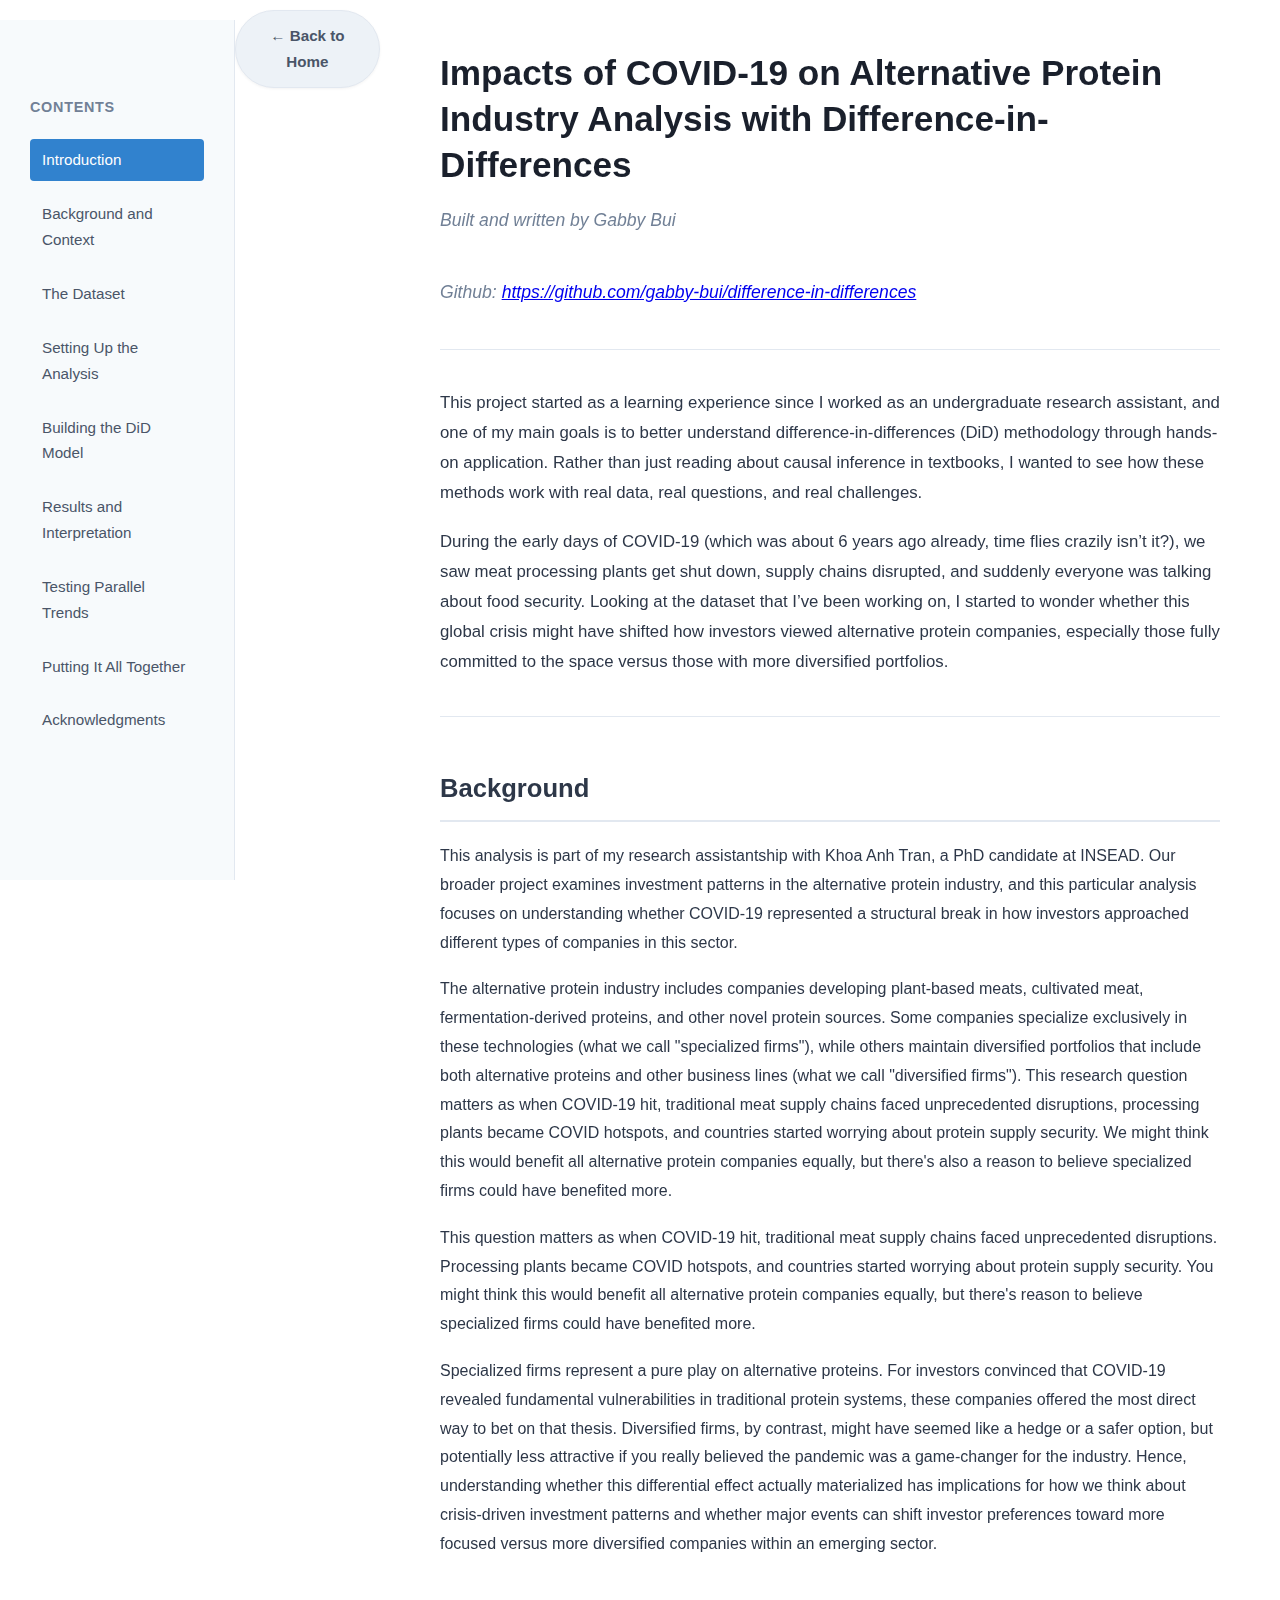
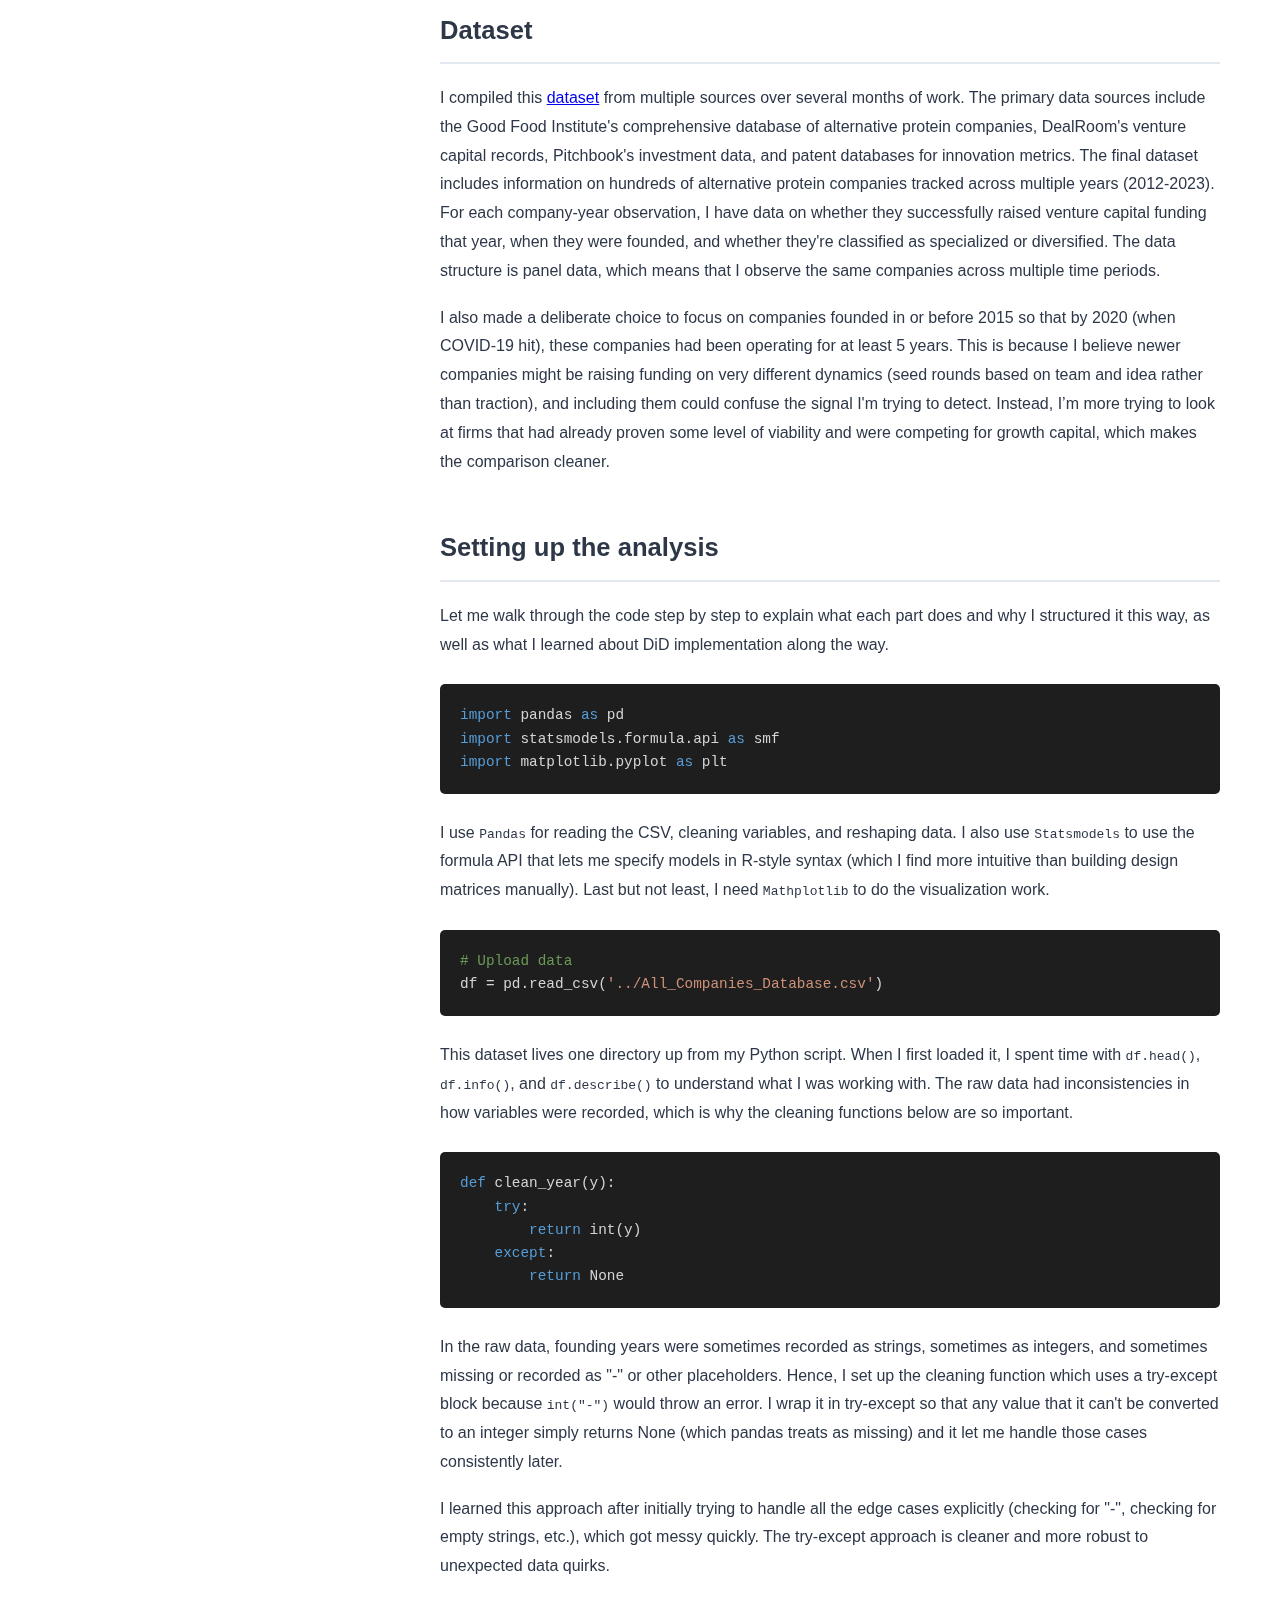
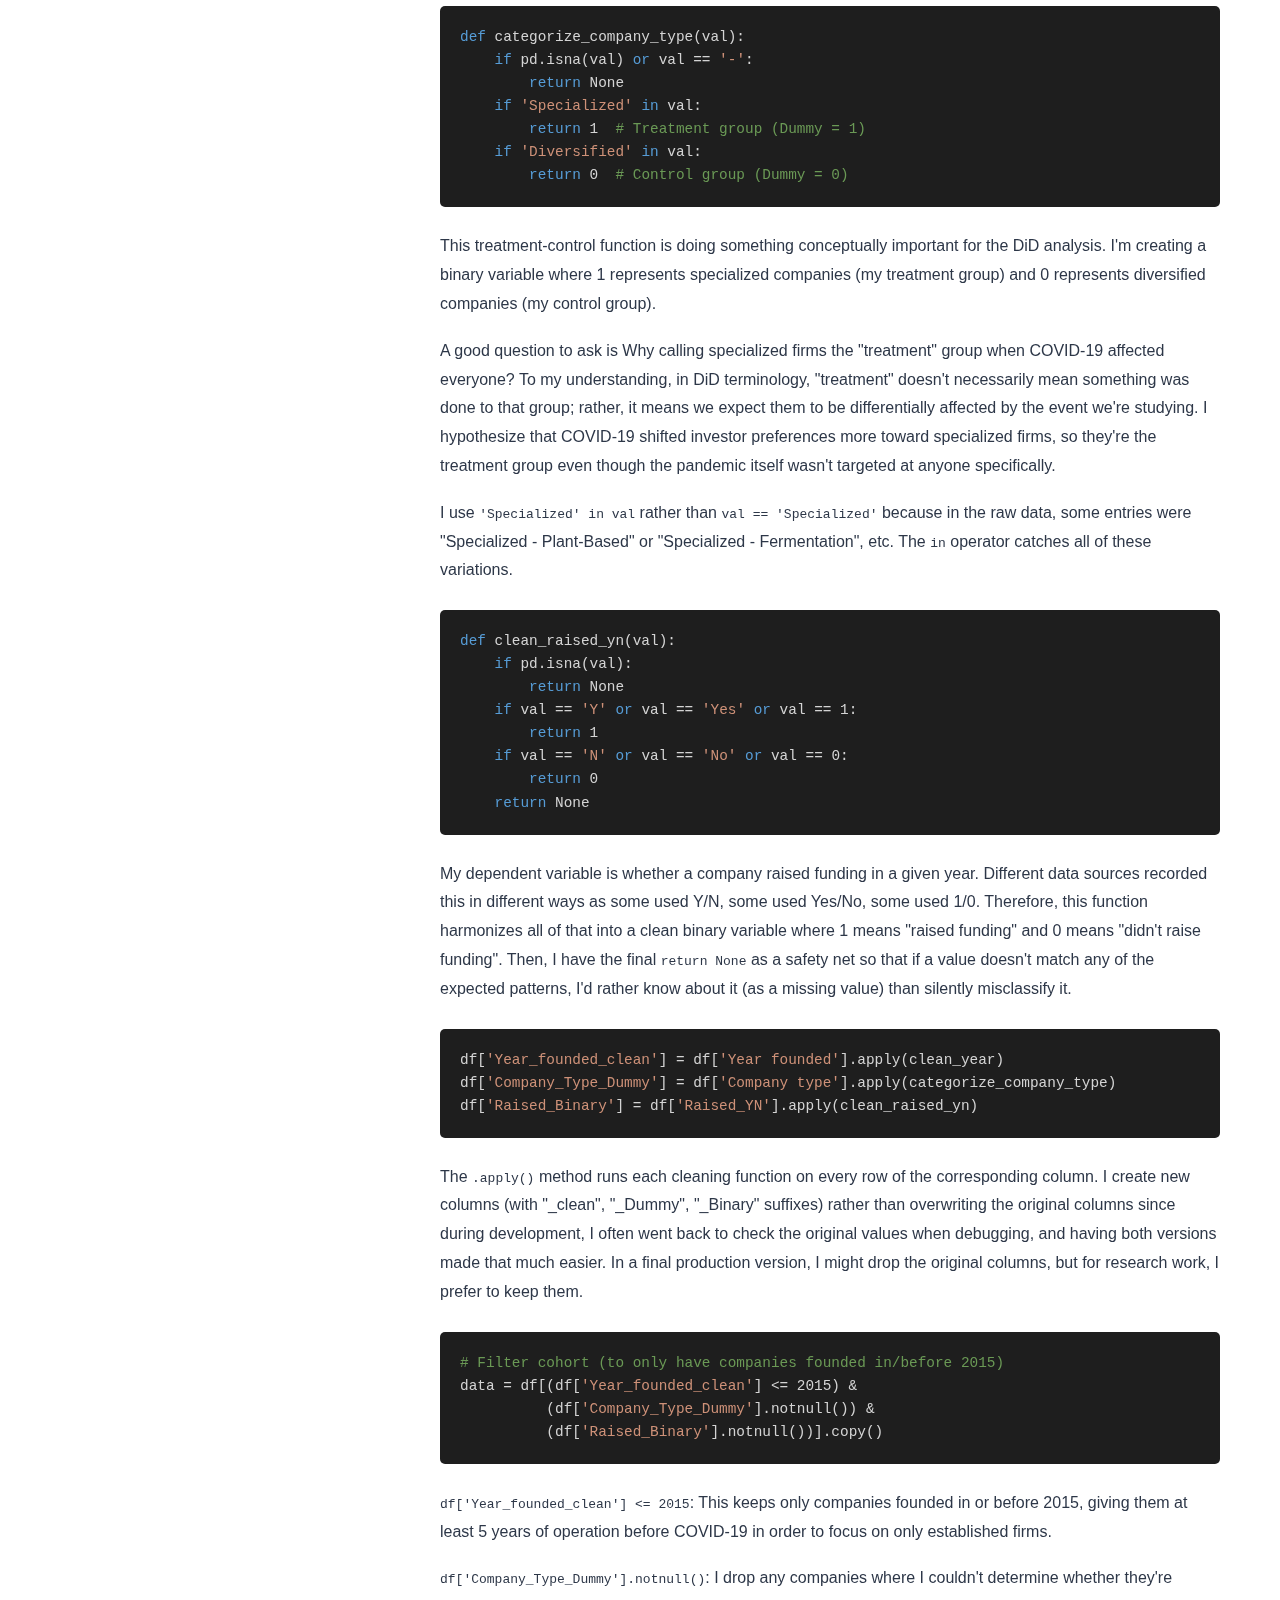
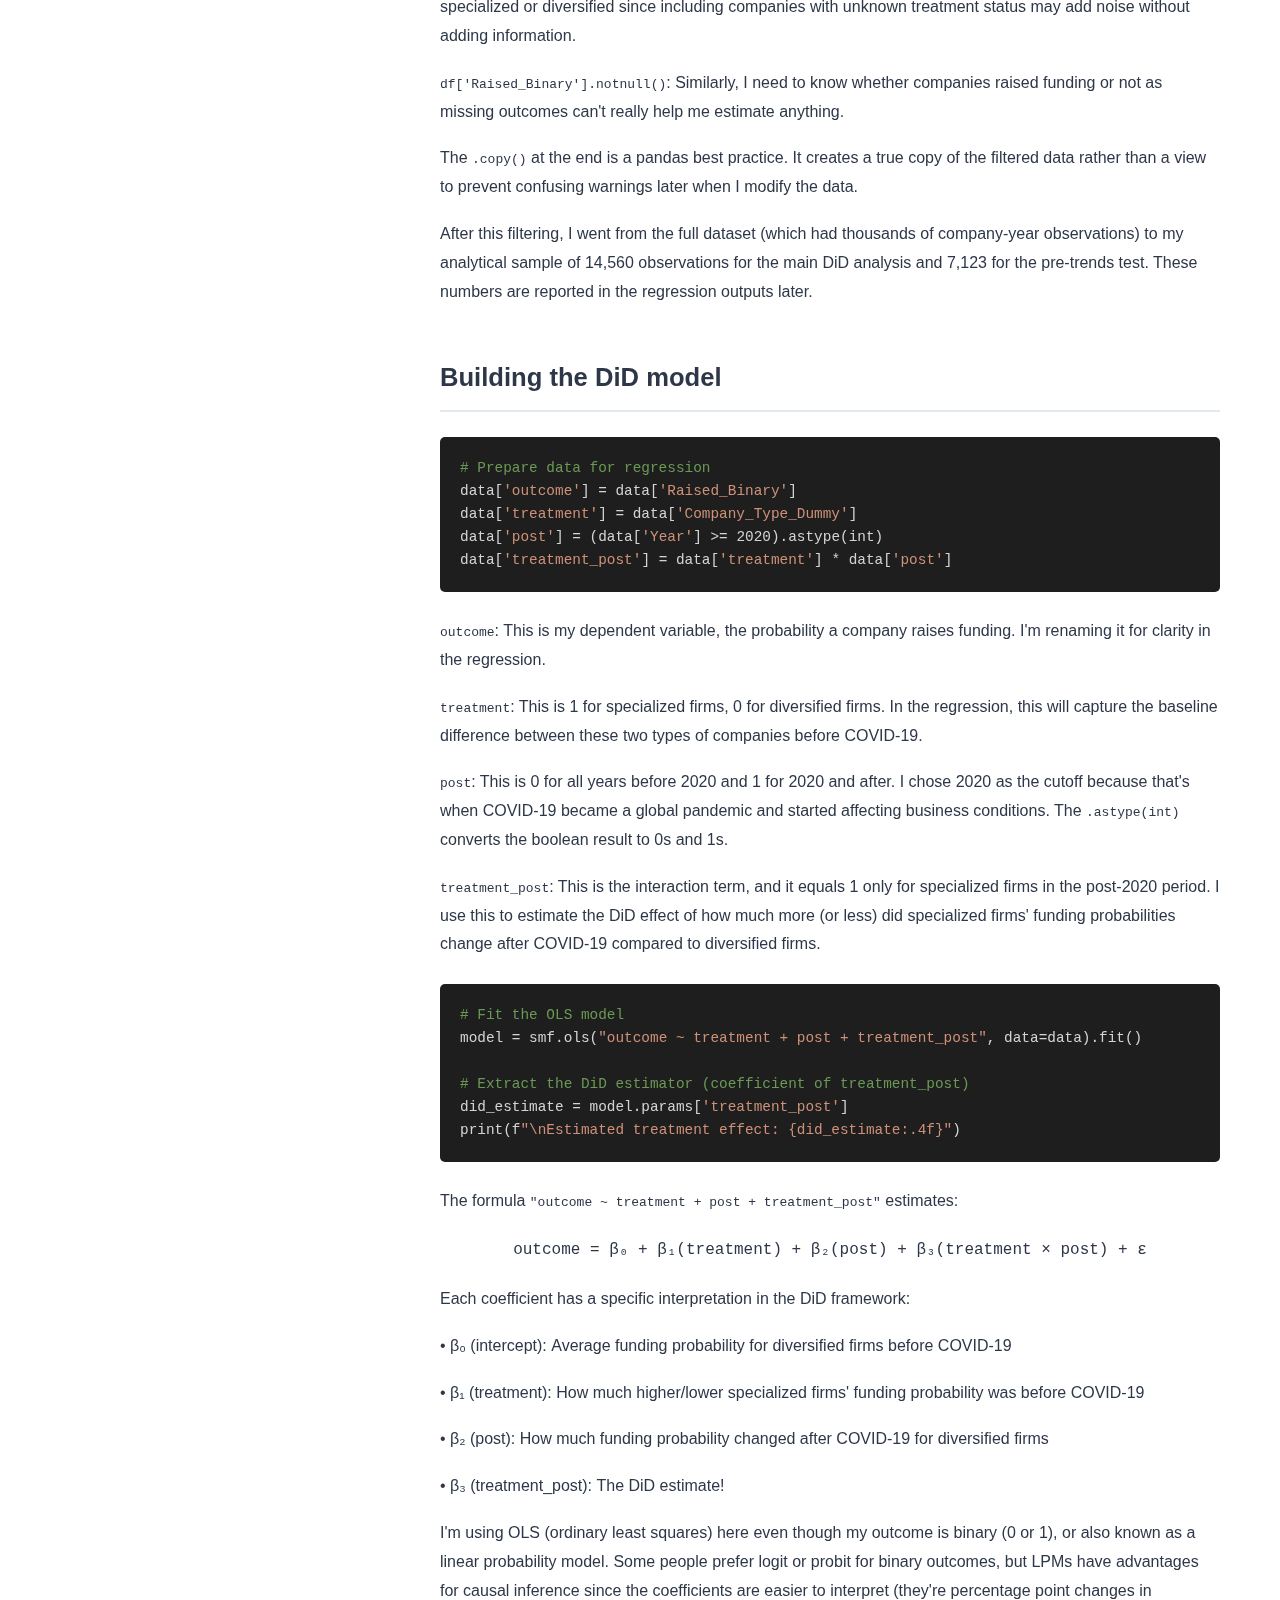
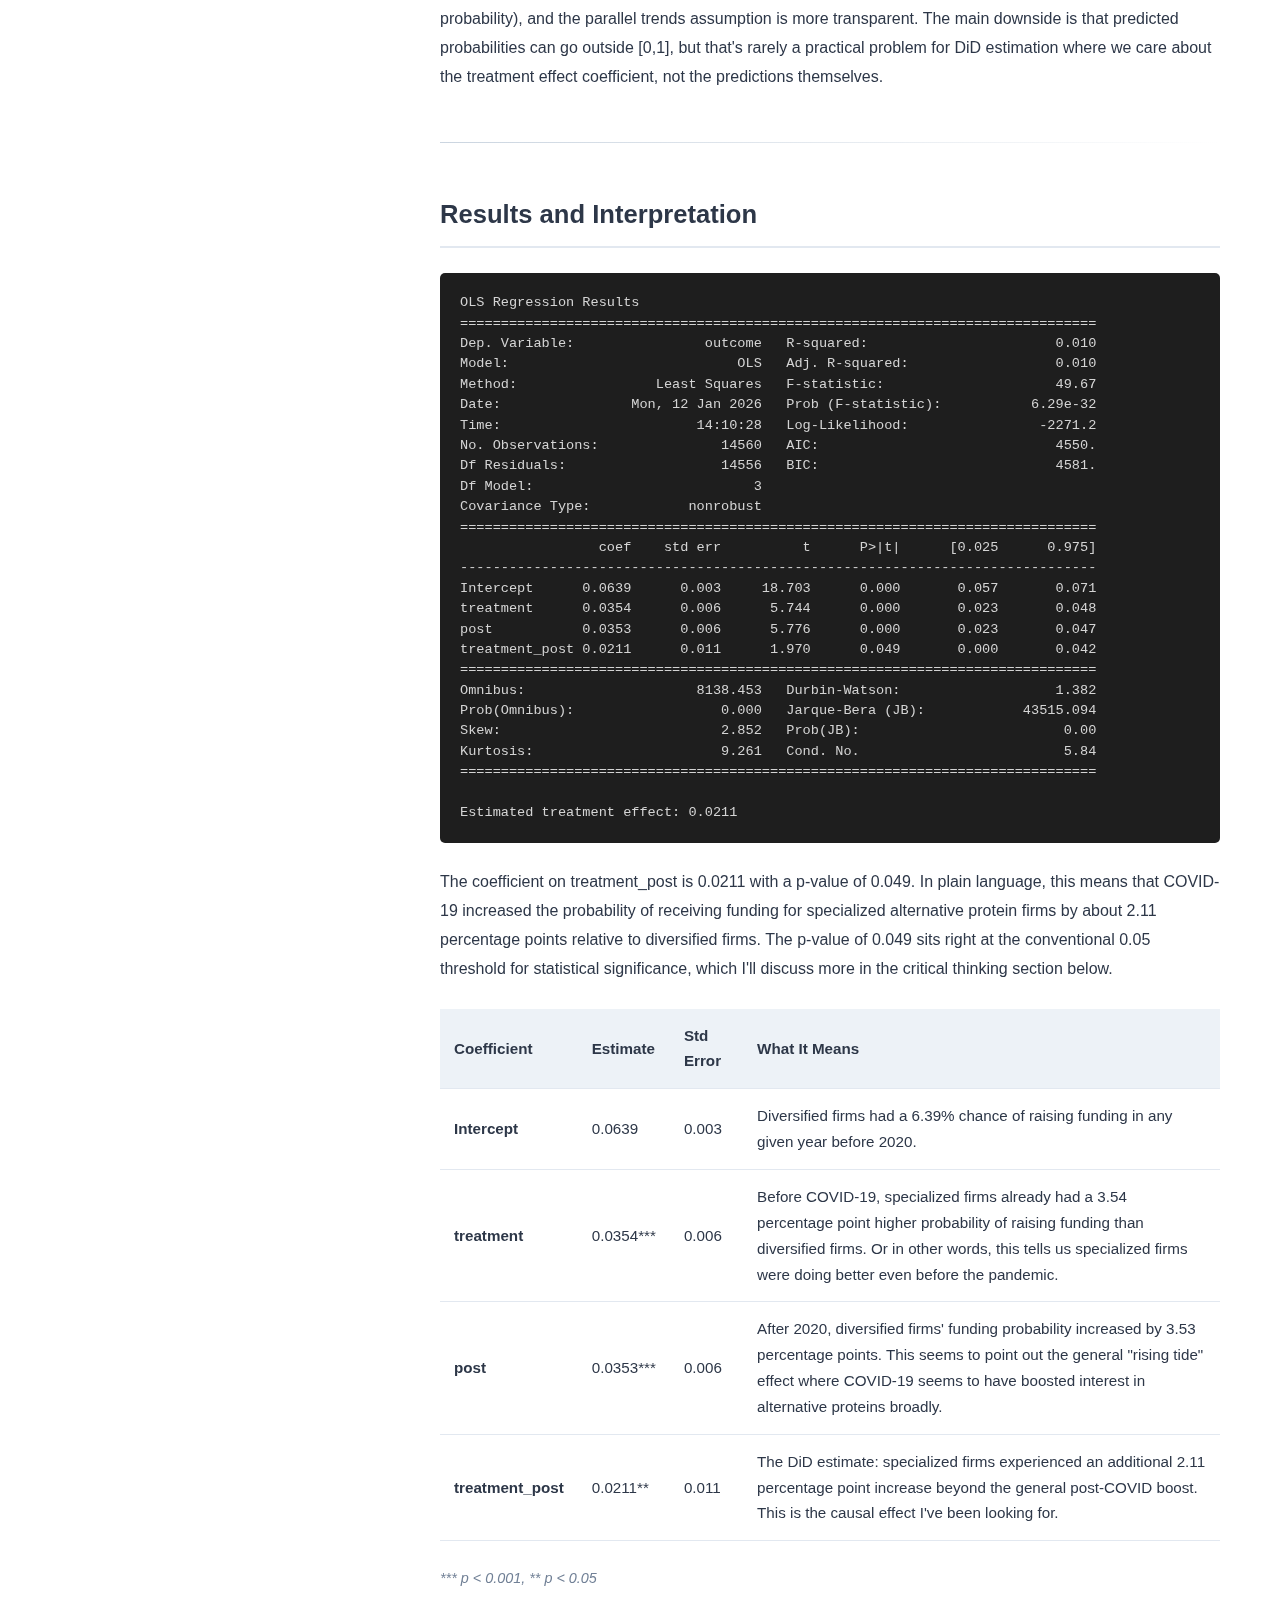
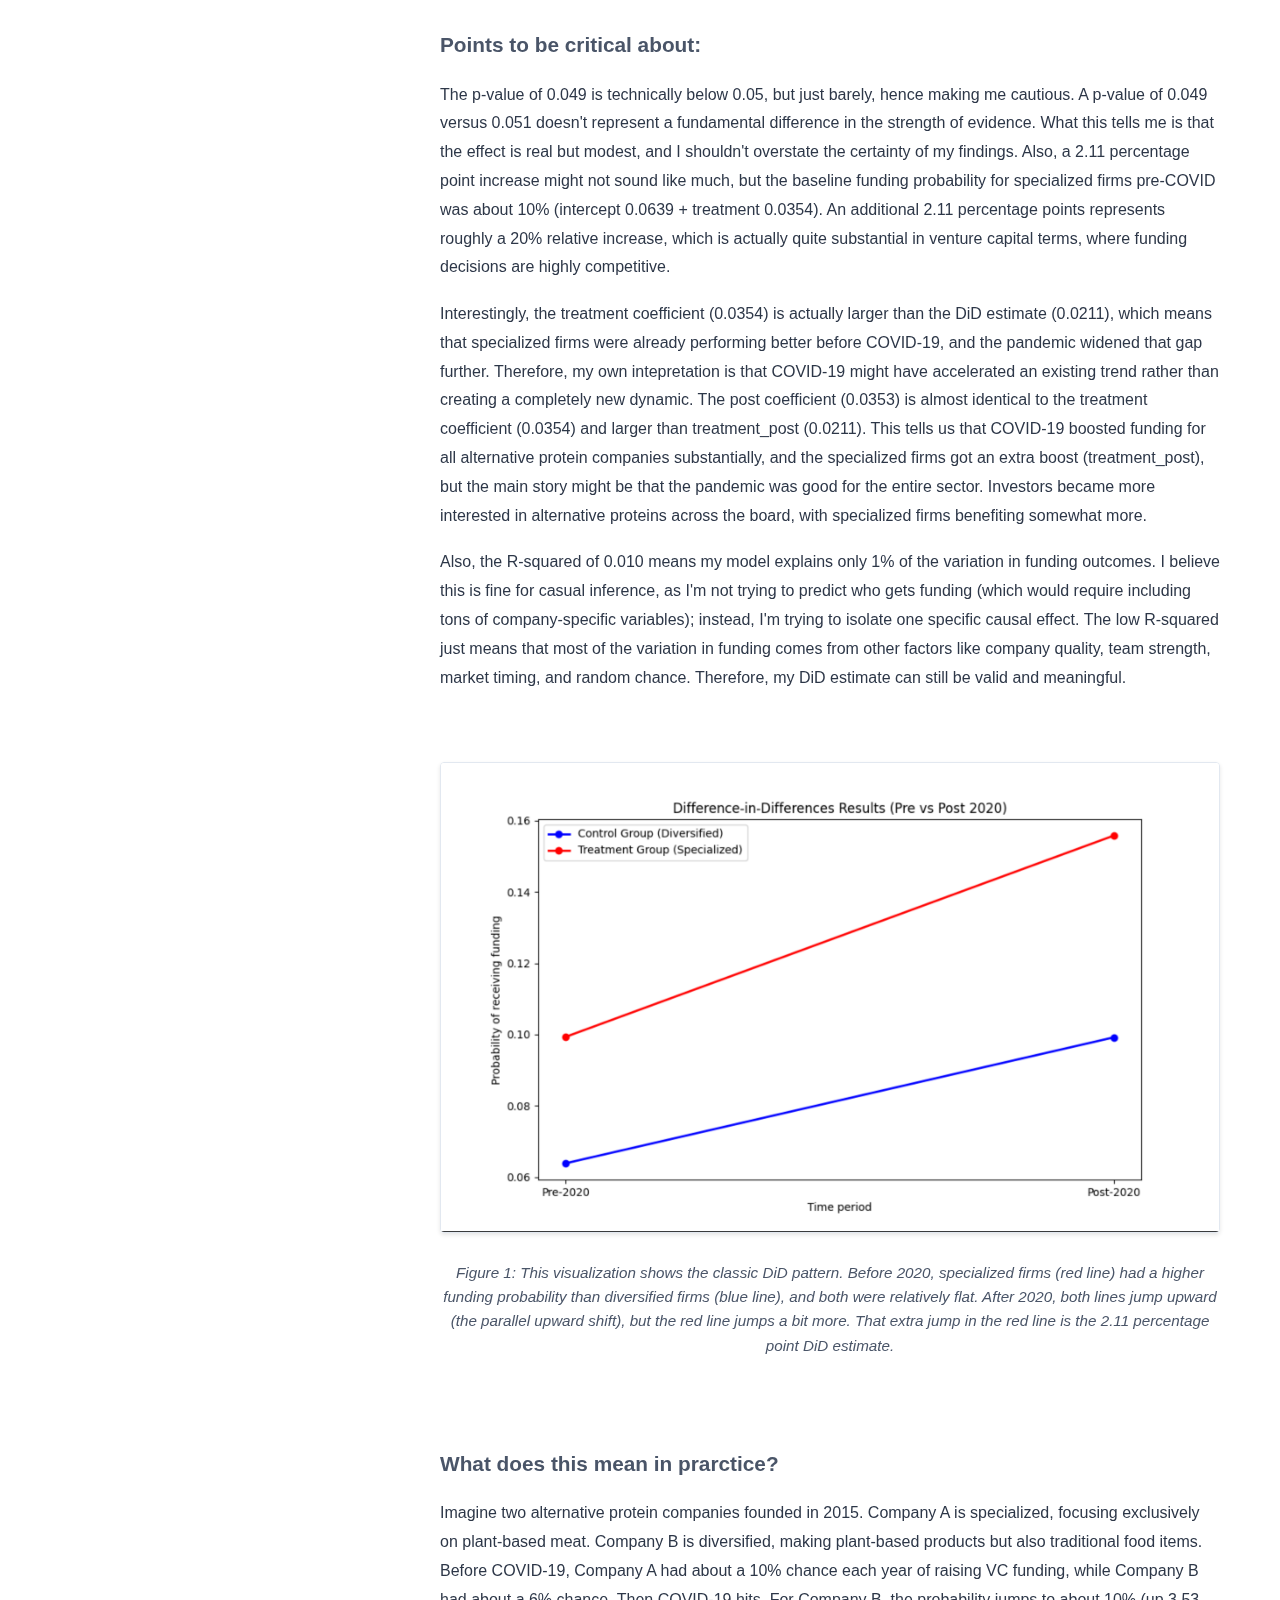
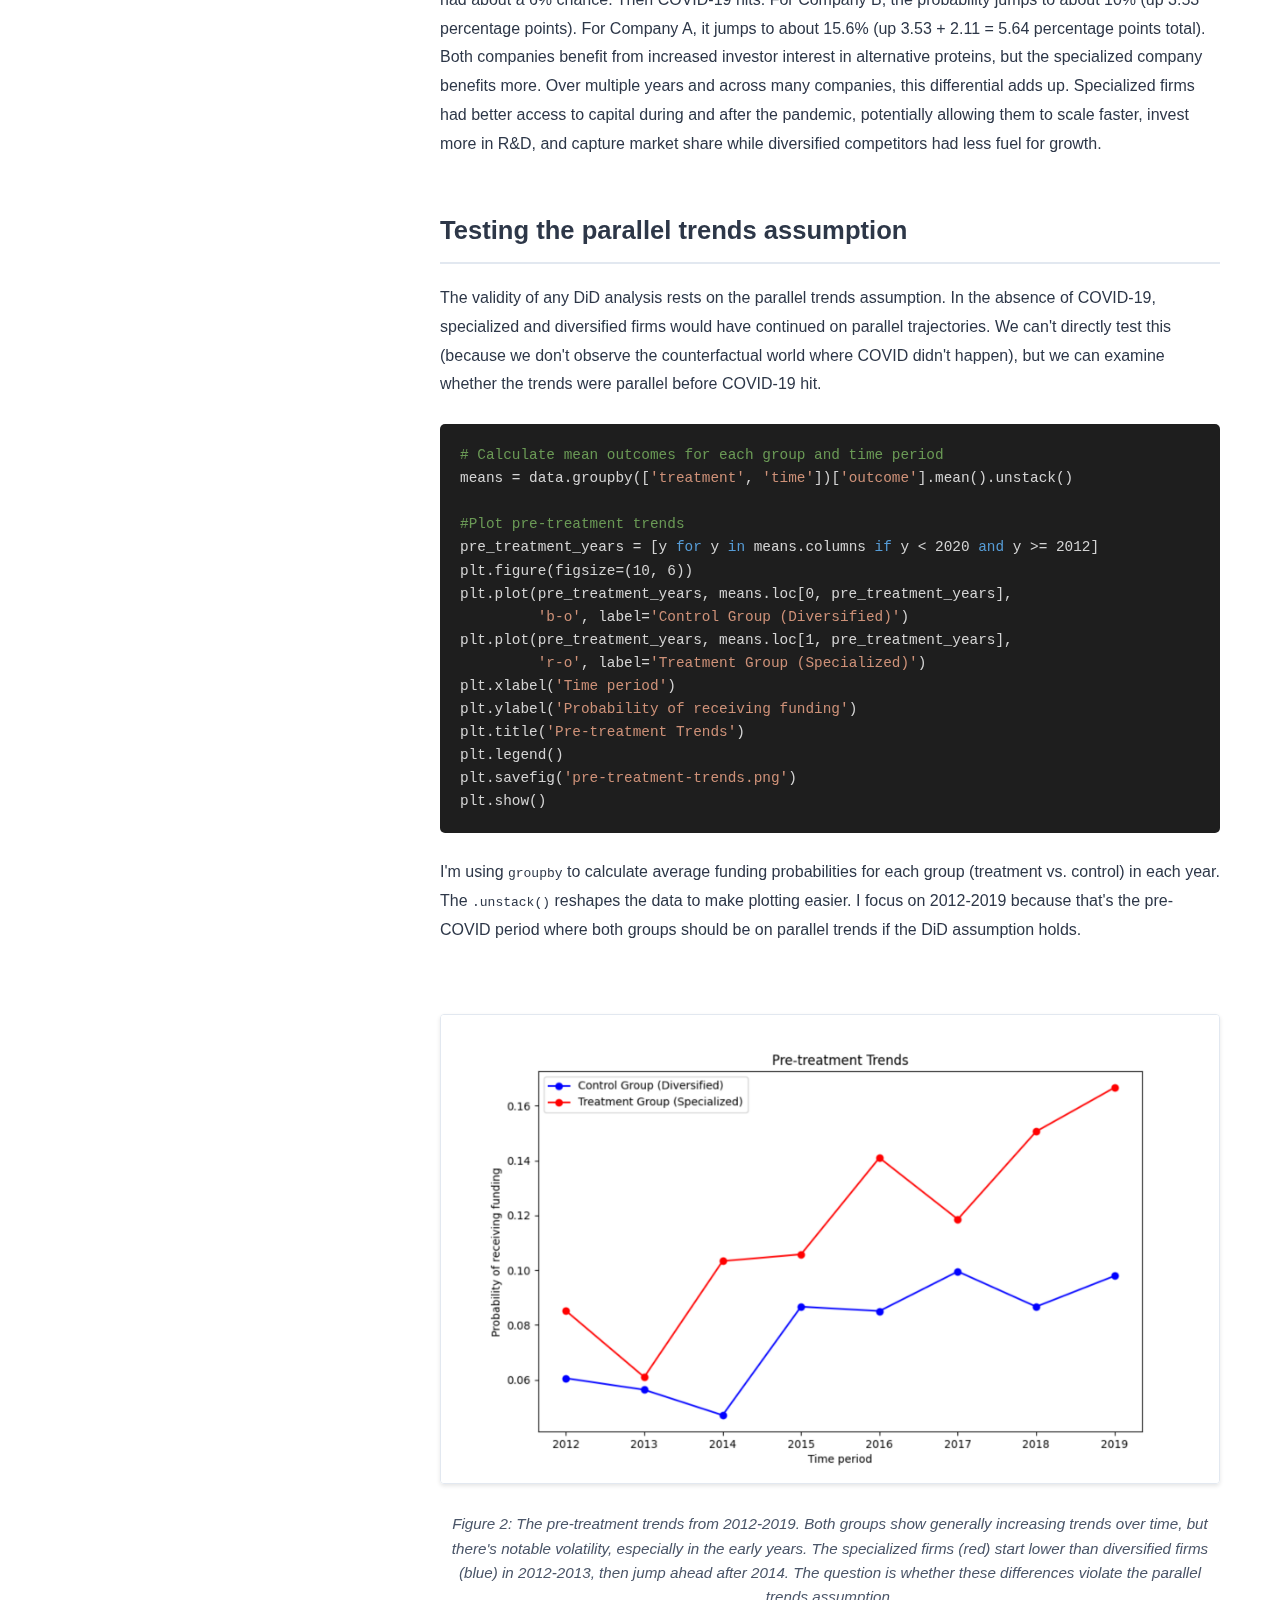
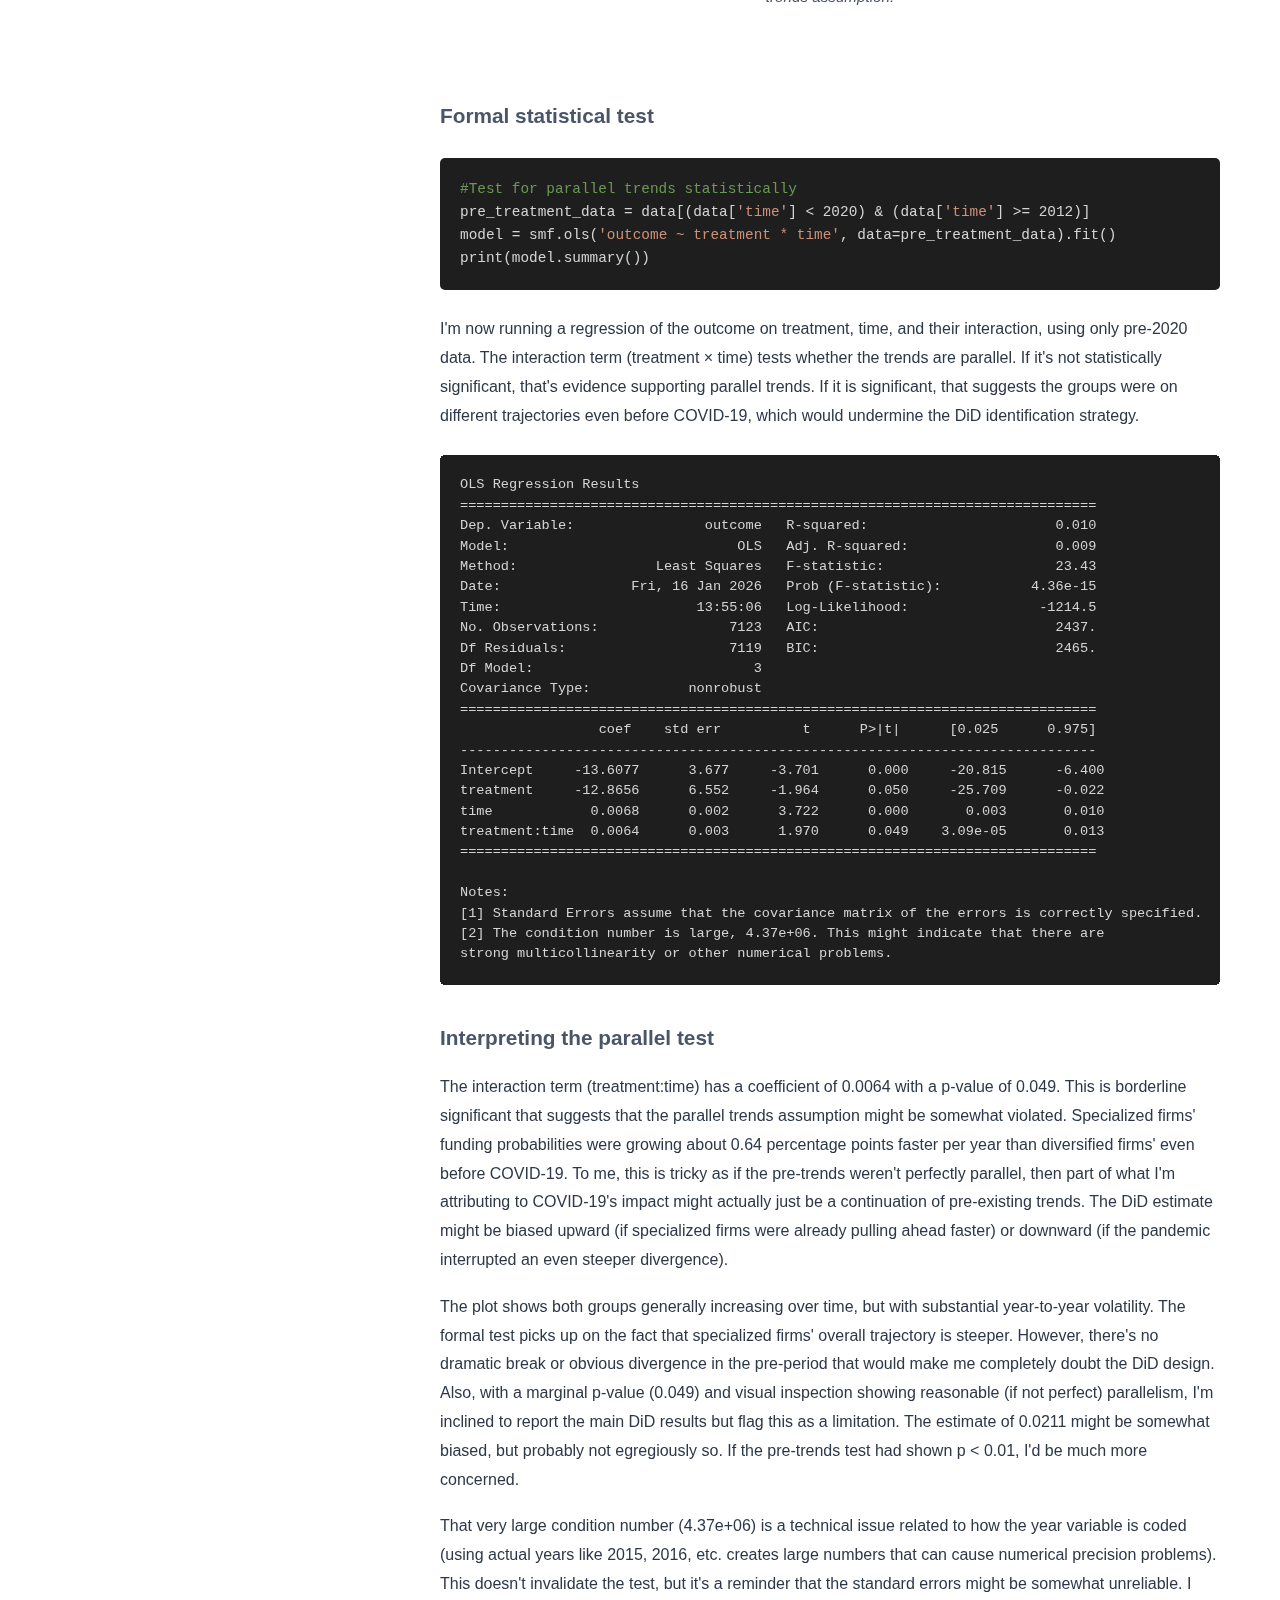
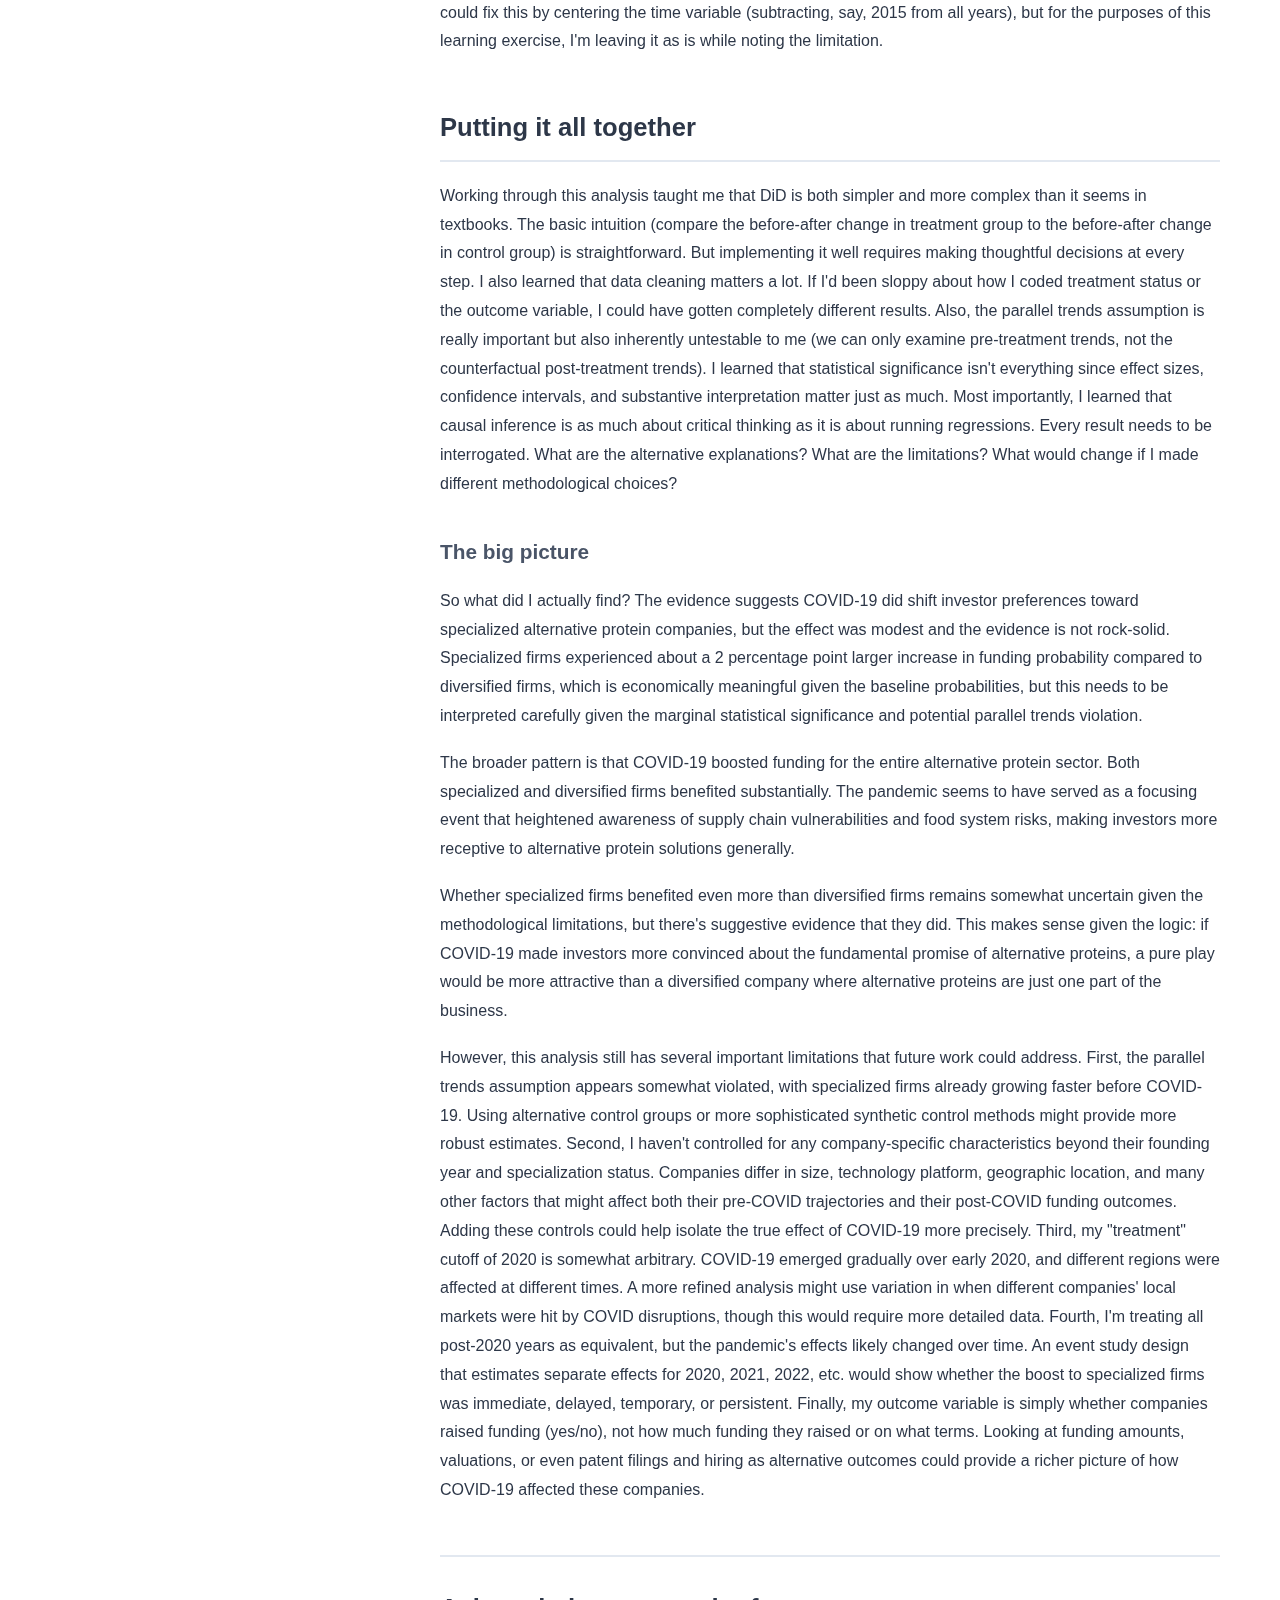
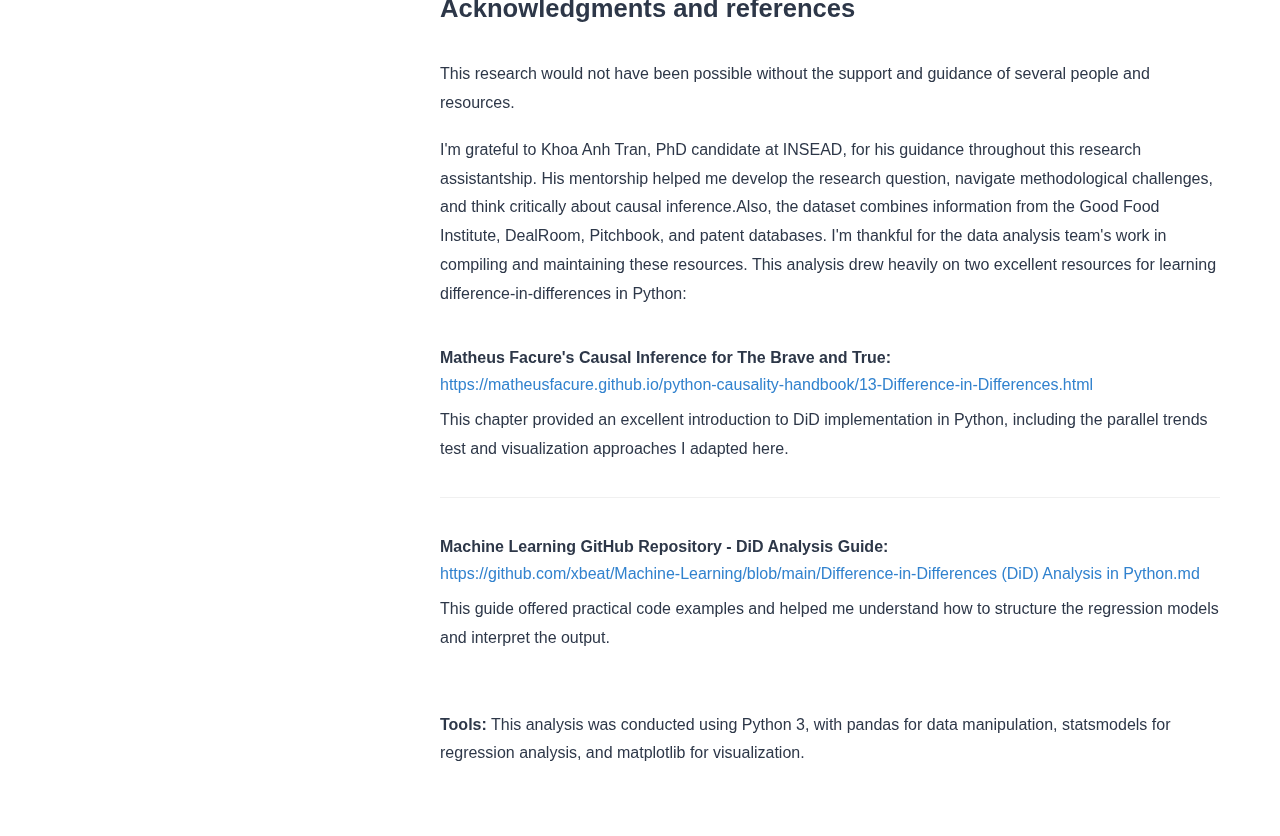
<file: alternative-proteins.html>
<!DOCTYPE html>
<html lang="en">
<head>
    <meta charset="UTF-8">
    <meta name="viewport" content="width=device-width, initial-scale=1.0">
    <title>Learning DiD Through Alternative Protein Data: A Research Journey</title>
    <style>
        * {
            margin: 0;
            padding: 0;
            box-sizing: border-box;
        }

        body {
            font-family: -apple-system, BlinkMacSystemFont, 'Segoe UI', Roboto, 'Helvetica Neue', Arial, sans-serif;
            line-height: 1.7;
            color: #2d3748;
            background-color: #f7fafc;
        }

        .breadcrumb {
            text-align: center; 
            margin-bottom: 40px;
            padding-top: 10px;
        }

        .breadcrumb a {
            display: inline-block;
            background-color: #edf2f7;
            color: #4a5568;
            padding: 12px 30px;  
            border-radius: 50px;  
            text-decoration: none;
            font-weight: 600;
            font-size: 0.95em;
            transition: all 0.3s ease;
            border: 1px solid #e2e8f0;
            box-shadow: 0 1px 3px rgba(0,0,0,0.05);
        }

        .breadcrumb a:hover {
            background-color: #3182ce;
            color: white;
            transform: translateY(-2px);
            box-shadow: 0 4px 6px rgba(50, 50, 93, 0.11), 0 1px 3px rgba(0, 0, 0, 0.08);
            border-color: #3182ce;
        }
        
        .main-wrapper {
            display: flex;
            max-width: 1400px;
            margin: 0 auto;
            background-color: white;
        }

        .sidebar {
            width: 280px;
            position: sticky;
            top: 20px;
            height: calc(100vh - 40px);
            overflow-y: auto;
            padding: 40px 30px;
            background-color: #f7fafc;
            border-right: 1px solid #e2e8f0;
        }

        .sidebar h3 {
            font-size: 0.9em;
            text-transform: uppercase;
            letter-spacing: 0.05em;
            color: #718096;
            margin-bottom: 20px;
            font-weight: 600;
        }

        .sidebar nav ul {
            list-style: none;
        }

        .sidebar nav li {
            margin-bottom: 12px;
        }

        .sidebar nav a {
            text-decoration: none;
            color: #4a5568;
            font-size: 0.95em;
            display: block;
            padding: 8px 12px;
            border-radius: 4px;
            transition: all 0.2s;
        }

        .sidebar nav a:hover {
            background-color: #edf2f7;
            color: #2d3748;
        }

        .sidebar nav a.active {
            background-color: #3182ce;
            color: white;
            font-weight: 500;
        }

        .container {
            flex: 1;
            padding: 50px 60px;
            max-width: 900px;
        }

        h1 {
            font-size: 2.2em;
            margin-bottom: 15px;
            color: #1a202c;
            line-height: 1.3;
        }

        .subtitle {
            font-size: 1.1em;
            color: #718096;
            margin-bottom: 40px;
            font-style: italic;
        }

        h2 {
            font-size: 1.6em;
            margin-top: 50px;
            margin-bottom: 20px;
            color: #2d3748;
            border-bottom: 2px solid #e2e8f0;
            padding-bottom: 10px;
        }

        h3 {
            font-size: 1.3em;
            margin-top: 35px;
            margin-bottom: 18px;
            color: #4a5568;
        }

        p {
            margin: 18px 0;
            line-height: 1.8;
        }

        .intro-section {
            margin: 30px 0;
            font-size: 1.05em;
            padding: 20px 0;
            border-top: 1px solid #e2e8f0;
            border-bottom: 1px solid #e2e8f0;
        }

        .code-block {
            background-color: #1e1e1e;
            color: #d4d4d4;
            padding: 20px;
            border-radius: 5px;
            overflow-x: auto;
            margin: 25px 0;
            font-family: 'Courier New', monospace;
            font-size: 0.9em;
            line-height: 1.6;
        }

        .code-block .comment {
            color: #6a9955;
        }

        .code-block .keyword {
            color: #569cd6;
        }

        .code-block .string {
            color: #ce9178;
        }

        .regression-output {
            background-color: #1e1e1e;
            color: #d4d4d4;
            padding: 20px;
            border-radius: 5px;
            font-family: 'Courier New', monospace;
            font-size: 0.85em;
            line-height: 1.5;
            overflow-x: auto;
            margin: 25px 0;
        }

        .visualization {
            text-align: center;
            margin: 40px 0;
            padding: 30px 0;
        }

        .visualization img {
            max-width: 100%;
            height: auto;
            border: 1px solid #e2e8f0;
            border-radius: 4px;
            box-shadow: 0 2px 4px rgba(0,0,0,0.1);
        }

        .visualization-caption {
            margin-top: 20px;
            font-style: italic;
            color: #4a5568;
            font-size: 0.95em;
            line-height: 1.6;
        }

        table {
            width: 100%;
            border-collapse: collapse;
            margin: 25px 0;
            font-size: 0.95em;
        }

        th, td {
            padding: 14px;
            text-align: left;
            border-bottom: 1px solid #e2e8f0;
        }

        th {
            background-color: #edf2f7;
            font-weight: 600;
            color: #2d3748;
        }

        tr:hover {
            background-color: #f7fafc;
        }

        .acknowledgments {
            margin-top: 50px;
            padding-top: 30px;
            border-top: 2px solid #e2e8f0;
        }

        .acknowledgments h2 {
            margin-top: 0;
            border-bottom: none;
        }

        .reference-list {
            margin: 20px 0;
        }

        .reference-item {
            margin: 20px 0;
            padding: 15px 0;
            border-bottom: 1px solid #f0f0f0;
        }

        .reference-item:last-child {
            border-bottom: none;
        }

        .reference-item a {
            color: #3182ce;
            text-decoration: none;
            border-bottom: 1px solid transparent;
            transition: border-bottom 0.2s;
        }

        .reference-item a:hover {
            border-bottom: 1px solid #3182ce;
        }

        .section-divider {
            height: 1px;
            background: linear-gradient(to right, #cbd5e0, transparent);
            margin: 50px 0;
        }

        .footnote {
            font-size: 0.9em;
            color: #718096;
            margin-top: 15px;
            font-style: italic;
        }

        em {
            font-style: italic;
            color: #4a5568;
        }

        strong {
            font-weight: 600;
            color: #2d3748;
        }

        @media (max-width: 1024px) {
            .main-wrapper {
                flex-direction: column;
            }

            .sidebar {
                width: 100%;
                position: relative;
                height: auto;
                border-right: none;
                border-bottom: 1px solid #e2e8f0;
            }

            .container {
                padding: 40px 30px;
            }
        }
    </style>
</head>
<body>
    <div class="main-wrapper">
        <aside class="sidebar">
            <h3>Contents</h3>
            <nav>
                <ul>
                    <li><a href="#introduction" data-section="introduction">Introduction</a></li>
                    <li><a href="#background" data-section="background">Background and Context</a></li>
                    <li><a href="#dataset" data-section="dataset">The Dataset</a></li>
                    <li><a href="#setup" data-section="setup">Setting Up the Analysis</a></li>
                    <li><a href="#building-did" data-section="building-did">Building the DiD Model</a></li>
                    <li><a href="#results" data-section="results">Results and Interpretation</a></li>
                    <li><a href="#parallel-trends" data-section="parallel-trends">Testing Parallel Trends</a></li>
                    <li><a href="#discussion" data-section="discussion">Putting It All Together</a></li>
                    <li><a href="#acknowledgments" data-section="acknowledgments">Acknowledgments</a></li>
                </ul>
            </nav>
        </aside>

        <nav class="breadcrumb">
            <a href="index.html">← Back to Home</a>
        </nav>

        <div class="container">
            <section id="introduction">
                <h1>Impacts of COVID-19 on Alternative Protein Industry Analysis with Difference-in-Differences</h1>
                <p class="subtitle">Built and written by Gabby Bui</p>
                <p class="subtitle">Github: <a href="https://github.com/gabby-bui/difference-in-differences">https://github.com/gabby-bui/difference-in-differences</a></p>

                <div class="intro-section">
                    <p>This project started as a learning experience since I worked as an undergraduate research assistant, and one of my main goals is to better understand difference-in-differences (DiD) methodology through hands-on application. Rather than just reading about causal inference in textbooks, I wanted to see how these methods work with real data, real questions, and real challenges.</p>
                    
                    <p>During the early days of COVID-19 (which was about 6 years ago already, time flies crazily isn’t it?), we saw meat processing plants get shut down, supply chains disrupted, and suddenly everyone was talking about food security. Looking at the dataset that I’ve been working on, I started to wonder whether this global crisis might have shifted how investors viewed alternative protein companies, especially those fully committed to the space versus those with more diversified portfolios.</p>
                </div>
            </section>

            <section id="background">
                <h2>Background</h2>
                
                <p>This analysis is part of my research assistantship with Khoa Anh Tran, a PhD candidate at INSEAD. Our broader project examines investment patterns in the alternative protein industry, and this particular analysis focuses on understanding whether COVID-19 represented a structural break in how investors approached different types of companies in this sector.</p>

                <p>The alternative protein industry includes companies developing plant-based meats, cultivated meat, fermentation-derived proteins, and other novel protein sources. Some companies specialize exclusively in these technologies (what we call "specialized firms"), while others maintain diversified portfolios that include both alternative proteins and other business lines (what we call "diversified firms"). This research question matters as when COVID-19 hit, traditional meat supply chains faced unprecedented disruptions, processing plants became COVID hotspots, and countries started worrying about protein supply security. We might think this would benefit all alternative protein companies equally, but there's also a reason to believe specialized firms could have benefited more.</p>

                <p>This question matters as when COVID-19 hit, traditional meat supply chains faced unprecedented disruptions. Processing plants became COVID hotspots, and countries started worrying about protein supply security. You might think this would benefit all alternative protein companies equally, but there's reason to believe specialized firms could have benefited more.</p>
                
                <p>Specialized firms represent a pure play on alternative proteins. For investors convinced that COVID-19 revealed fundamental vulnerabilities in traditional protein systems, these companies offered the most direct way to bet on that thesis. Diversified firms, by contrast, might have seemed like a hedge or a safer option, but potentially less attractive if you really believed the pandemic was a game-changer for the industry. Hence, understanding whether this differential effect actually materialized has implications for how we think about crisis-driven investment patterns and whether major events can shift investor preferences toward more focused versus more diversified companies within an emerging sector.</p>
            
            </section>

            <section id="dataset">
                <h2>Dataset</h2>
                
                <p>I compiled this <a href="https://www.dropbox.com/scl/fi/sdd5sq80l0rv002os6v1w/All_Companies_Database.csv?rlkey=chodjs7k4aw5d0pxrs42j05xt&st=mit4e16c&dl=0">dataset</a> from multiple sources over several months of work. The primary data sources include the Good Food Institute's comprehensive database of alternative protein companies, DealRoom's venture capital records, Pitchbook's investment data, and patent databases for innovation metrics. The final dataset includes information on hundreds of alternative protein companies tracked across multiple years (2012-2023). For each company-year observation, I have data on whether they successfully raised venture capital funding that year, when they were founded, and whether they're classified as specialized or diversified. The data structure is panel data, which means that I observe the same companies across multiple time periods.</p>

                <p>I also made a deliberate choice to focus on companies founded in or before 2015 so that by 2020 (when COVID-19 hit), these companies had been operating for at least 5 years. This is because I believe newer companies might be raising funding on very different dynamics (seed rounds based on team and idea rather than traction), and including them could confuse the signal I'm trying to detect. Instead, I’m more trying to look at firms that had already proven some level of viability and were competing for growth capital, which makes the comparison cleaner.</p>
                
            </section>

            <section id="setup">
                <h2>Setting up the analysis</h2>

                <p>Let me walk through the code step by step to explain what each part does and why I structured it this way, as well as what I learned about DiD implementation along the way.</p>
                
                <pre class="code-block"><span class="keyword">import</span> pandas <span class="keyword">as</span> pd
<span class="keyword">import</span> statsmodels.formula.api <span class="keyword">as</span> smf
<span class="keyword">import</span> matplotlib.pyplot <span class="keyword">as</span> plt</pre>

                <p>I use <code>Pandas</code> for reading the CSV, cleaning variables, and reshaping data. I also use <code>Statsmodels</code> to use the formula API that lets me specify models in R-style syntax (which I find more intuitive than building design matrices manually). Last but not least, I need <code>Mathplotlib</code> to do the visualization work.</p>
                
                <pre class="code-block"><span class="comment"># Upload data</span>
df = pd.read_csv(<span class="string">'../All_Companies_Database.csv'</span>)</pre>

                <p>This dataset lives one directory up from my Python script. When I first loaded it, I spent time with <code>df.head()</code>, <code>df.info()</code>, and <code>df.describe()</code> to understand what I was working with. The raw data had inconsistencies in how variables were recorded, which is why the cleaning functions below are so important.</p>

        <pre class="code-block"><span class="keyword">def</span> clean_year(y):
    <span class="keyword">try</span>: 
        <span class="keyword">return</span> int(y)
    <span class="keyword">except</span>: 
        <span class="keyword">return</span> None</pre>

        <p>In the raw data, founding years were sometimes recorded as strings, sometimes as integers, and sometimes missing or recorded as "-" or other placeholders. Hence, I set up the cleaning function which uses a try-except block because <code>int("-")</code> would throw an error. I wrap it in try-except so that any value that it can't be converted to an integer simply returns None (which pandas treats as missing) and it let me handle those cases consistently later.</p>
            
            <p>I learned this approach after initially trying to handle all the edge cases explicitly (checking for "-", checking for empty strings, etc.), which got messy quickly. The try-except approach is cleaner and more robust to unexpected data quirks.</p>

        <pre class="code-block"><span class="keyword">def</span> categorize_company_type(val):
    <span class="keyword">if</span> pd.isna(val) <span class="keyword">or</span> val == <span class="string">'-'</span>: 
        <span class="keyword">return</span> None
    <span class="keyword">if</span> <span class="string">'Specialized'</span> <span class="keyword">in</span> val: 
        <span class="keyword">return</span> 1  <span class="comment"># Treatment group (Dummy = 1)</span>
    <span class="keyword">if</span> <span class="string">'Diversified'</span> <span class="keyword">in</span> val: 
        <span class="keyword">return</span> 0  <span class="comment"># Control group (Dummy = 0)</span></pre>

        <p> This treatment-control function is doing something conceptually important for the DiD analysis. I'm creating a binary variable where 1 represents specialized companies (my treatment group) and 0 represents diversified companies (my control group).</p>
            
            <p>A good question to ask is Why calling specialized firms the "treatment" group when COVID-19 affected everyone? To my understanding, in DiD terminology, "treatment" doesn't necessarily mean something was done to that group; rather, it means we expect them to be differentially affected by the event we're studying. I hypothesize that COVID-19 shifted investor preferences more toward specialized firms, so they're the treatment group even though the pandemic itself wasn't targeted at anyone specifically.</p>
            
            <p>I use <code>'Specialized' in val</code> rather than <code>val == 'Specialized'</code> because in the raw data, some entries were "Specialized - Plant-Based" or "Specialized - Fermentation", etc. The <code>in</code> operator catches all of these variations.</p>

        <pre class="code-block"><span class="keyword">def</span> clean_raised_yn(val):
    <span class="keyword">if</span> pd.isna(val): 
        <span class="keyword">return</span> None
    <span class="keyword">if</span> val == <span class="string">'Y'</span> <span class="keyword">or</span> val == <span class="string">'Yes'</span> <span class="keyword">or</span> val == 1: 
        <span class="keyword">return</span> 1
    <span class="keyword">if</span> val == <span class="string">'N'</span> <span class="keyword">or</span> val == <span class="string">'No'</span> <span class="keyword">or</span> val == 0: 
        <span class="keyword">return</span> 0
    <span class="keyword">return</span> None</pre>

        <p>My dependent variable is whether a company raised funding in a given year. Different data sources recorded this in different ways as some used Y/N, some used Yes/No, some used 1/0. Therefore, this function harmonizes all of that into a clean binary variable where 1 means "raised funding" and 0 means "didn't raise funding". Then, I have the final <code>return None</code> as a safety net so that if a value doesn't match any of the expected patterns, I'd rather know about it (as a missing value) than silently misclassify it.</p>

        <pre class="code-block">df[<span class="string">'Year_founded_clean'</span>] = df[<span class="string">'Year founded'</span>].apply(clean_year)
df[<span class="string">'Company_Type_Dummy'</span>] = df[<span class="string">'Company type'</span>].apply(categorize_company_type)
df[<span class="string">'Raised_Binary'</span>] = df[<span class="string">'Raised_YN'</span>].apply(clean_raised_yn)</pre>

        <p>The <code>.apply()</code> method runs each cleaning function on every row of the corresponding column. I create new columns (with "_clean", "_Dummy", "_Binary" suffixes) rather than overwriting the original columns since during development, I often went back to check the original values when debugging, and having both versions made that much easier. In a final production version, I might drop the original columns, but for research work, I prefer to keep them.</p>

        <pre class="code-block"><span class="comment"># Filter cohort (to only have companies founded in/before 2015)</span>
data = df[(df[<span class="string">'Year_founded_clean'</span>] &lt;= 2015) & 
          (df[<span class="string">'Company_Type_Dummy'</span>].notnull()) & 
          (df[<span class="string">'Raised_Binary'</span>].notnull())].copy()</pre>
            
            <p><code>df['Year_founded_clean'] &lt;= 2015</code>: This keeps only companies founded in or before 2015, giving them at least 5 years of operation before COVID-19 in order to focus on only established firms.</p>
            
            <p><code>df['Company_Type_Dummy'].notnull()</code>: I drop any companies where I couldn't determine whether they're specialized or diversified since including companies with unknown treatment status may add noise without adding information.</p>
            
            <p><code>df['Raised_Binary'].notnull()</code>: Similarly, I need to know whether companies raised funding or not as missing outcomes can't really help me estimate anything.</p>
            
            <p>The <code>.copy()</code> at the end is a pandas best practice. It creates a true copy of the filtered data rather than a view to prevent confusing warnings later when I modify the data.</p>
            
            <p>After this filtering, I went from the full dataset (which had thousands of company-year observations) to my analytical sample of 14,560 observations for the main DiD analysis and 7,123 for the pre-trends test. These numbers are reported in the regression outputs later.</p>

            </section>

            <section id="building-did">
                <h2>Building the DiD model</h2>

        <pre class="code-block"><span class="comment"># Prepare data for regression</span>
data[<span class="string">'outcome'</span>] = data[<span class="string">'Raised_Binary'</span>]
data[<span class="string">'treatment'</span>] = data[<span class="string">'Company_Type_Dummy'</span>]
data[<span class="string">'post'</span>] = (data[<span class="string">'Year'</span>] &gt;= 2020).astype(int)
data[<span class="string">'treatment_post'</span>] = data[<span class="string">'treatment'</span>] * data[<span class="string">'post'</span>]</pre>
            
            <p><code>outcome</code>: This is my dependent variable, the probability a company raises funding. I'm renaming it for clarity in the regression.</p>
            
            <p><code>treatment</code>: This is 1 for specialized firms, 0 for diversified firms. In the regression, this will capture the baseline difference between these two types of companies before COVID-19.</p>
            
            <p><code>post</code>: This is 0 for all years before 2020 and 1 for 2020 and after. I chose 2020 as the cutoff because that's when COVID-19 became a global pandemic and started affecting business conditions. The <code>.astype(int)</code> converts the boolean result to 0s and 1s.</p>
            
            <p><code>treatment_post</code>: This is the interaction term, and it equals 1 only for specialized firms in the post-2020 period. I use this to estimate the DiD effect of how much more (or less) did specialized firms' funding probabilities change after COVID-19 compared to diversified firms.</p>

        <pre class="code-block"><span class="comment"># Fit the OLS model</span>
model = smf.ols(<span class="string">"outcome ~ treatment + post + treatment_post"</span>, data=data).fit()

<span class="comment"># Extract the DiD estimator (coefficient of treatment_post)</span>
did_estimate = model.params[<span class="string">'treatment_post'</span>]
print(f<span class="string">"\nEstimated treatment effect: {did_estimate:.4f}"</span>)</pre>

        <p>The formula <code>"outcome ~ treatment + post + treatment_post"</code> estimates:</p>
            
            <p style="text-align: center; margin: 20px 0; font-family: 'Courier New', monospace;">
                outcome = β₀ + β₁(treatment) + β₂(post) + β₃(treatment × post) + ε
            </p>
            
            <p>Each coefficient has a specific interpretation in the DiD framework:</p>
            <p>• β₀ (intercept): Average funding probability for diversified firms before COVID-19</p>
            <p>• β₁ (treatment): How much higher/lower specialized firms' funding probability was before COVID-19</p>
            <p>• β₂ (post): How much funding probability changed after COVID-19 for diversified firms</p>
            <p>• β₃ (treatment_post): The DiD estimate!</p>
            
            <p>I'm using OLS (ordinary least squares) here even though my outcome is binary (0 or 1), or also known as a linear probability model. Some people prefer logit or probit for binary outcomes, but LPMs have advantages for causal inference since the coefficients are easier to interpret (they're percentage point changes in probability), and the parallel trends assumption is more transparent. The main downside is that predicted probabilities can go outside [0,1], but that's rarely a practical problem for DiD estimation where we care about the treatment effect coefficient, not the predictions themselves.</p>

        <div class="section-divider"></div>

            </section>

            <section id="results">
                <h2>Results and Interpretation</h2>

        <pre class="regression-output">OLS Regression Results
==============================================================================
Dep. Variable:                outcome   R-squared:                       0.010
Model:                            OLS   Adj. R-squared:                  0.010
Method:                 Least Squares   F-statistic:                     49.67
Date:                Mon, 12 Jan 2026   Prob (F-statistic):           6.29e-32
Time:                        14:10:28   Log-Likelihood:                -2271.2
No. Observations:               14560   AIC:                             4550.
Df Residuals:                   14556   BIC:                             4581.
Df Model:                           3
Covariance Type:            nonrobust
==============================================================================
                 coef    std err          t      P>|t|      [0.025      0.975]
------------------------------------------------------------------------------
Intercept      0.0639      0.003     18.703      0.000       0.057       0.071
treatment      0.0354      0.006      5.744      0.000       0.023       0.048
post           0.0353      0.006      5.776      0.000       0.023       0.047
treatment_post 0.0211      0.011      1.970      0.049       0.000       0.042
==============================================================================
Omnibus:                     8138.453   Durbin-Watson:                   1.382
Prob(Omnibus):                  0.000   Jarque-Bera (JB):            43515.094
Skew:                           2.852   Prob(JB):                         0.00
Kurtosis:                       9.261   Cond. No.                         5.84
==============================================================================

Estimated treatment effect: 0.0211</pre>

        
            <p>The coefficient on treatment_post is 0.0211 with a p-value of 0.049. In plain language, this means that COVID-19 increased the probability of receiving funding for specialized alternative protein firms by about 2.11 percentage points relative to diversified firms. The p-value of 0.049 sits right at the conventional 0.05 threshold for statistical significance, which I'll discuss more in the critical thinking section below.</p>

        <table>
            <thead>
                <tr>
                    <th>Coefficient</th>
                    <th>Estimate</th>
                    <th>Std Error</th>
                    <th>What It Means</th>
                </tr>
            </thead>
            <tbody>
                <tr>
                    <td><strong>Intercept</strong></td>
                    <td>0.0639</td>
                    <td>0.003</td>
                    <td>Diversified firms had a 6.39% chance of raising funding in any given year before 2020.</td>
                </tr>
                <tr>
                    <td><strong>treatment</strong></td>
                    <td>0.0354***</td>
                    <td>0.006</td>
                    <td>Before COVID-19, specialized firms already had a 3.54 percentage point higher probability of raising funding than diversified firms. Or in other words, this tells us specialized firms were doing better even before the pandemic.</td>
                </tr>
                <tr>
                    <td><strong>post</strong></td>
                    <td>0.0353***</td>
                    <td>0.006</td>
                    <td>After 2020, diversified firms' funding probability increased by 3.53 percentage points. This seems to point out the general "rising tide" effect where COVID-19 seems to have boosted interest in alternative proteins broadly.</td>
                </tr>
                <tr>
                    <td><strong>treatment_post</strong></td>
                    <td>0.0211**</td>
                    <td>0.011</td>
                    <td>The DiD estimate: specialized firms experienced an additional 2.11 percentage point increase beyond the general post-COVID boost. This is the causal effect I've been looking for.</td>
                </tr>
            </tbody>
        </table>
        <p class="footnote">*** p < 0.001, ** p < 0.05</p>

        
            <h3>Points to be critical about:</h3>
            
            <p>The p-value of 0.049 is technically below 0.05, but just barely, hence making me cautious. A p-value of 0.049 versus 0.051 doesn't represent a fundamental difference in the strength of evidence. What this tells me is that the effect is real but modest, and I shouldn't overstate the certainty of my findings. Also, a 2.11 percentage point increase might not sound like much, but the baseline funding probability for specialized firms pre-COVID was about 10% (intercept 0.0639 + treatment 0.0354). An additional 2.11 percentage points represents roughly a 20% relative increase, which is actually quite substantial in venture capital terms, where funding decisions are highly competitive.</p>
            
            <p>Interestingly, the treatment coefficient (0.0354) is actually larger than the DiD estimate (0.0211), which means that specialized firms were already performing better before COVID-19, and the pandemic widened that gap further. Therefore, my own intepretation is that COVID-19 might have accelerated an existing trend rather than creating a completely new dynamic. The post coefficient (0.0353) is almost identical to the treatment coefficient (0.0354) and larger than treatment_post (0.0211). This tells us that COVID-19 boosted funding for all alternative protein companies substantially, and the specialized firms got an extra boost (treatment_post), but the main story might be that the pandemic was good for the entire sector. Investors became more interested in alternative proteins across the board, with specialized firms benefiting somewhat more.</p>
            
            <p>Also, the R-squared of 0.010 means my model explains only 1% of the variation in funding outcomes. I believe this is fine for casual inference, as I'm not trying to predict who gets funding (which would require including tons of company-specific variables); instead, I'm trying to isolate one specific causal effect. The low R-squared just means that most of the variation in funding comes from other factors like company quality, team strength, market timing, and random chance. Therefore, my DiD estimate can still be valid and meaningful.</p>
        

        <div class="visualization">
            <img src="did-visualization.png" alt="Difference-in-Differences Visualization">
            <p class="visualization-caption">Figure 1: This visualization shows the classic DiD pattern. Before 2020, specialized firms (red line) had a higher funding probability than diversified firms (blue line), and both were relatively flat. After 2020, both lines jump upward (the parallel upward shift), but the red line jumps a bit more. That extra jump in the red line is the 2.11 percentage point DiD estimate.</p>
        </div>

        
            <h3>What does this mean in prarctice?</h3>
            
            <p>Imagine two alternative protein companies founded in 2015. Company A is specialized, focusing exclusively on plant-based meat. Company B is diversified, making plant-based products but also traditional food items. Before COVID-19, Company A had about a 10% chance each year of raising VC funding, while Company B had about a 6% chance. Then COVID-19 hits. For Company B, the probability jumps to about 10% (up 3.53 percentage points). For Company A, it jumps to about 15.6% (up 3.53 + 2.11 = 5.64 percentage points total). Both companies benefit from increased investor interest in alternative proteins, but the specialized company benefits more. Over multiple years and across many companies, this differential adds up. Specialized firms had better access to capital during and after the pandemic, potentially allowing them to scale faster, invest more in R&D, and capture market share while diversified competitors had less fuel for growth.</p>
    
            </section>

            <section id="parallel-trends">
                <h2>Testing the parallel trends assumption</h2>

        <p>The validity of any DiD analysis rests on the parallel trends assumption. In the absence of COVID-19, specialized and diversified firms would have continued on parallel trajectories. We can't directly test this (because we don't observe the counterfactual world where COVID didn't happen), but we can examine whether the trends were parallel before COVID-19 hit.</p>

        <pre class="code-block"><span class="comment"># Calculate mean outcomes for each group and time period</span>
means = data.groupby([<span class="string">'treatment'</span>, <span class="string">'time'</span>])[<span class="string">'outcome'</span>].mean().unstack()

<span class="comment">#Plot pre-treatment trends</span>
pre_treatment_years = [y <span class="keyword">for</span> y <span class="keyword">in</span> means.columns <span class="keyword">if</span> y &lt; 2020 <span class="keyword">and</span> y &gt;= 2012]
plt.figure(figsize=(10, 6))
plt.plot(pre_treatment_years, means.loc[0, pre_treatment_years], 
         <span class="string">'b-o'</span>, label=<span class="string">'Control Group (Diversified)'</span>)
plt.plot(pre_treatment_years, means.loc[1, pre_treatment_years], 
         <span class="string">'r-o'</span>, label=<span class="string">'Treatment Group (Specialized)'</span>)
plt.xlabel(<span class="string">'Time period'</span>)
plt.ylabel(<span class="string">'Probability of receiving funding'</span>)
plt.title(<span class="string">'Pre-treatment Trends'</span>)
plt.legend()
plt.savefig(<span class="string">'pre-treatment-trends.png'</span>)
plt.show()</pre>
            
            <p>I'm using <code>groupby</code> to calculate average funding probabilities for each group (treatment vs. control) in each year. The <code>.unstack()</code> reshapes the data to make plotting easier. I focus on 2012-2019 because that's the pre-COVID period where both groups should be on parallel trends if the DiD assumption holds.</p>

        <div class="visualization">
            <img src="pre-treatment-trends.png" alt="Pre-treatment Trends">
            <p class="visualization-caption">Figure 2: The pre-treatment trends from 2012-2019. Both groups show generally increasing trends over time, but there's notable volatility, especially in the early years. The specialized firms (red) start lower than diversified firms (blue) in 2012-2013, then jump ahead after 2014. The question is whether these differences violate the parallel trends assumption.</p>
        </div>

        <h3>Formal statistical test</h3>

        <pre class="code-block"><span class="comment">#Test for parallel trends statistically</span>
pre_treatment_data = data[(data[<span class="string">'time'</span>] &lt; 2020) & (data[<span class="string">'time'</span>] &gt;= 2012)]
model = smf.ols(<span class="string">'outcome ~ treatment * time'</span>, data=pre_treatment_data).fit()
print(model.summary())</pre>

        <p>I'm now running a regression of the outcome on treatment, time, and their interaction, using only pre-2020 data. The interaction term (treatment × time) tests whether the trends are parallel. If it's not statistically significant, that's evidence supporting parallel trends. If it is significant, that suggests the groups were on different trajectories even before COVID-19, which would undermine the DiD identification strategy.</p>

        <pre class="regression-output">OLS Regression Results
==============================================================================
Dep. Variable:                outcome   R-squared:                       0.010
Model:                            OLS   Adj. R-squared:                  0.009
Method:                 Least Squares   F-statistic:                     23.43
Date:                Fri, 16 Jan 2026   Prob (F-statistic):           4.36e-15
Time:                        13:55:06   Log-Likelihood:                -1214.5
No. Observations:                7123   AIC:                             2437.
Df Residuals:                    7119   BIC:                             2465.
Df Model:                           3
Covariance Type:            nonrobust
==============================================================================
                 coef    std err          t      P>|t|      [0.025      0.975]
------------------------------------------------------------------------------
Intercept     -13.6077      3.677     -3.701      0.000     -20.815      -6.400
treatment     -12.8656      6.552     -1.964      0.050     -25.709      -0.022
time            0.0068      0.002      3.722      0.000       0.003       0.010
treatment:time  0.0064      0.003      1.970      0.049    3.09e-05       0.013
==============================================================================

Notes:
[1] Standard Errors assume that the covariance matrix of the errors is correctly specified.
[2] The condition number is large, 4.37e+06. This might indicate that there are
strong multicollinearity or other numerical problems.</pre>

        
            <h3>Interpreting the parallel test</h3>
            
            <p>The interaction term (treatment:time) has a coefficient of 0.0064 with a p-value of 0.049. This is borderline significant that suggests that the parallel trends assumption might be somewhat violated. Specialized firms' funding probabilities were growing about 0.64 percentage points faster per year than diversified firms' even before COVID-19. To me, this is tricky as if the pre-trends weren't perfectly parallel, then part of what I'm attributing to COVID-19's impact might actually just be a continuation of pre-existing trends. The DiD estimate might be biased upward (if specialized firms were already pulling ahead faster) or downward (if the pandemic interrupted an even steeper divergence).</p>
            
            <p>The plot shows both groups generally increasing over time, but with substantial year-to-year volatility. The formal test picks up on the fact that specialized firms' overall trajectory is steeper. However, there's no dramatic break or obvious divergence in the pre-period that would make me completely doubt the DiD design. Also, with a marginal p-value (0.049) and visual inspection showing reasonable (if not perfect) parallelism, I'm inclined to report the main DiD results but flag this as a limitation. The estimate of 0.0211 might be somewhat biased, but probably not egregiously so. If the pre-trends test had shown p < 0.01, I'd be much more concerned.</p>
            
            <p>That very large condition number (4.37e+06) is a technical issue related to how the year variable is coded (using actual years like 2015, 2016, etc. creates large numbers that can cause numerical precision problems). This doesn't invalidate the test, but it's a reminder that the standard errors might be somewhat unreliable. I could fix this by centering the time variable (subtracting, say, 2015 from all years), but for the purposes of this learning exercise, I'm leaving it as is while noting the limitation.</p>
        

            </section>

            <section id="discussion">
                <h2>Putting it all together</h2>
            
            <p>Working through this analysis taught me that DiD is both simpler and more complex than it seems in textbooks. The basic intuition (compare the before-after change in treatment group to the before-after change in control group) is straightforward. But implementing it well requires making thoughtful decisions at every step. I also learned that data cleaning matters a lot. If I'd been sloppy about how I coded treatment status or the outcome variable, I could have gotten completely different results. Also, the parallel trends assumption is really important but also inherently untestable to me (we can only examine pre-treatment trends, not the counterfactual post-treatment trends). I learned that statistical significance isn't everything since effect sizes, confidence intervals, and substantive interpretation matter just as much. Most importantly, I learned that causal inference is as much about critical thinking as it is about running regressions. Every result needs to be interrogated. What are the alternative explanations? What are the limitations? What would change if I made different methodological choices?</p>
        

        <h3>The big picture</h3>

        <p>So what did I actually find? The evidence suggests COVID-19 did shift investor preferences toward specialized alternative protein companies, but the effect was modest and the evidence is not rock-solid. Specialized firms experienced about a 2 percentage point larger increase in funding probability compared to diversified firms, which is economically meaningful given the baseline probabilities, but this needs to be interpreted carefully given the marginal statistical significance and potential parallel trends violation.</p>

        <p>The broader pattern is that COVID-19 boosted funding for the entire alternative protein sector. Both specialized and diversified firms benefited substantially. The pandemic seems to have served as a focusing event that heightened awareness of supply chain vulnerabilities and food system risks, making investors more receptive to alternative protein solutions generally.</p>

        <p>Whether specialized firms benefited even more than diversified firms remains somewhat uncertain given the methodological limitations, but there's suggestive evidence that they did. This makes sense given the logic: if COVID-19 made investors more convinced about the fundamental promise of alternative proteins, a pure play would be more attractive than a diversified company where alternative proteins are just one part of the business.</p>

        <p>However, this analysis still has several important limitations that future work could address. First, the parallel trends assumption appears somewhat violated, with specialized firms already growing faster before COVID-19. Using alternative control groups or more sophisticated synthetic control methods might provide more robust estimates. Second, I haven't controlled for any company-specific characteristics beyond their founding year and specialization status. Companies differ in size, technology platform, geographic location, and many other factors that might affect both their pre-COVID trajectories and their post-COVID funding outcomes. Adding these controls could help isolate the true effect of COVID-19 more precisely. Third, my "treatment" cutoff of 2020 is somewhat arbitrary. COVID-19 emerged gradually over early 2020, and different regions were affected at different times. A more refined analysis might use variation in when different companies' local markets were hit by COVID disruptions, though this would require more detailed data. Fourth, I'm treating all post-2020 years as equivalent, but the pandemic's effects likely changed over time. An event study design that estimates separate effects for 2020, 2021, 2022, etc. would show whether the boost to specialized firms was immediate, delayed, temporary, or persistent. Finally, my outcome variable is simply whether companies raised funding (yes/no), not how much funding they raised or on what terms. Looking at funding amounts, valuations, or even patent filings and hiring as alternative outcomes could provide a richer picture of how COVID-19 affected these companies.</p>

            </section>

            <section id="acknowledgments" class="acknowledgments">
                <h2>Acknowledgments and references</h2>
            
            <p>This research would not have been possible without the support and guidance of several people and resources.</p>
            
            <p>I'm grateful to Khoa Anh Tran, PhD candidate at INSEAD, for his guidance throughout this research assistantship. His mentorship helped me develop the research question, navigate methodological challenges, and think critically about causal inference.Also, the dataset combines information from the Good Food Institute, DealRoom, Pitchbook, and patent databases. I'm thankful for the data analysis team's work in compiling and maintaining these resources. This analysis drew heavily on two excellent resources for learning difference-in-differences in Python:</p>
            
            <div class="reference-list">
                <div class="reference-item">
                    <strong>Matheus Facure's Causal Inference for The Brave and True:</strong><br>
                    <a href="https://matheusfacure.github.io/python-causality-handbook/13-Difference-in-Differences.html" target="_blank">https://matheusfacure.github.io/python-causality-handbook/13-Difference-in-Differences.html</a>
                    <p style="margin-top: 8px;">This chapter provided an excellent introduction to DiD implementation in Python, including the parallel trends test and visualization approaches I adapted here.</p>
                </div>
                
                <div class="reference-item">
                    <strong>Machine Learning GitHub Repository - DiD Analysis Guide:</strong><br>
                    <a href="https://github.com/xbeat/Machine-Learning/blob/main/Difference-in-Differences%20(DiD)%20Analysis%20in%20Python.md" target="_blank">https://github.com/xbeat/Machine-Learning/blob/main/Difference-in-Differences (DiD) Analysis in Python.md</a>
                    <p style="margin-top: 8px;">This guide offered practical code examples and helped me understand how to structure the regression models and interpret the output.</p>
                </div>
                </div>
            
                <p style="margin-top: 25px;"><strong>Tools:</strong> This analysis was conducted using Python 3, with pandas for data manipulation, statsmodels for regression analysis, and matplotlib for visualization.</p>
            
             </section>
        </div>
    </div>

    <script>
        // Smooth scrolling for sidebar links
        document.querySelectorAll('.sidebar nav a').forEach(anchor => {
            anchor.addEventListener('click', function (e) {
                e.preventDefault();
                const targetId = this.getAttribute('href').substring(1);
                const targetSection = document.getElementById(targetId);
                if (targetSection) {
                    targetSection.scrollIntoView({
                        behavior: 'smooth',
                        block: 'start'
                    });
                }
            });
        });

        function highlightActiveSection() {
            const sections = document.querySelectorAll('section[id]');
            const navLinks = document.querySelectorAll('.sidebar nav a');
            
            let currentSection = '';
            const scrollPosition = window.pageYOffset + 150; 
            
            sections.forEach(section => {
                const sectionTop = section.offsetTop;
                const sectionHeight = section.offsetHeight;
                
                if (scrollPosition >= sectionTop && scrollPosition < sectionTop + sectionHeight) {
                    currentSection = section.getAttribute('id');
                }
            });
            
            navLinks.forEach(link => {
                link.classList.remove('active');
                if (link.getAttribute('href') === '#' + currentSection) {
                    link.classList.add('active');
                }
            });
        }
        
        window.addEventListener('scroll', highlightActiveSection);
        
        highlightActiveSection();
    </script>
</body>
</html>
</file>
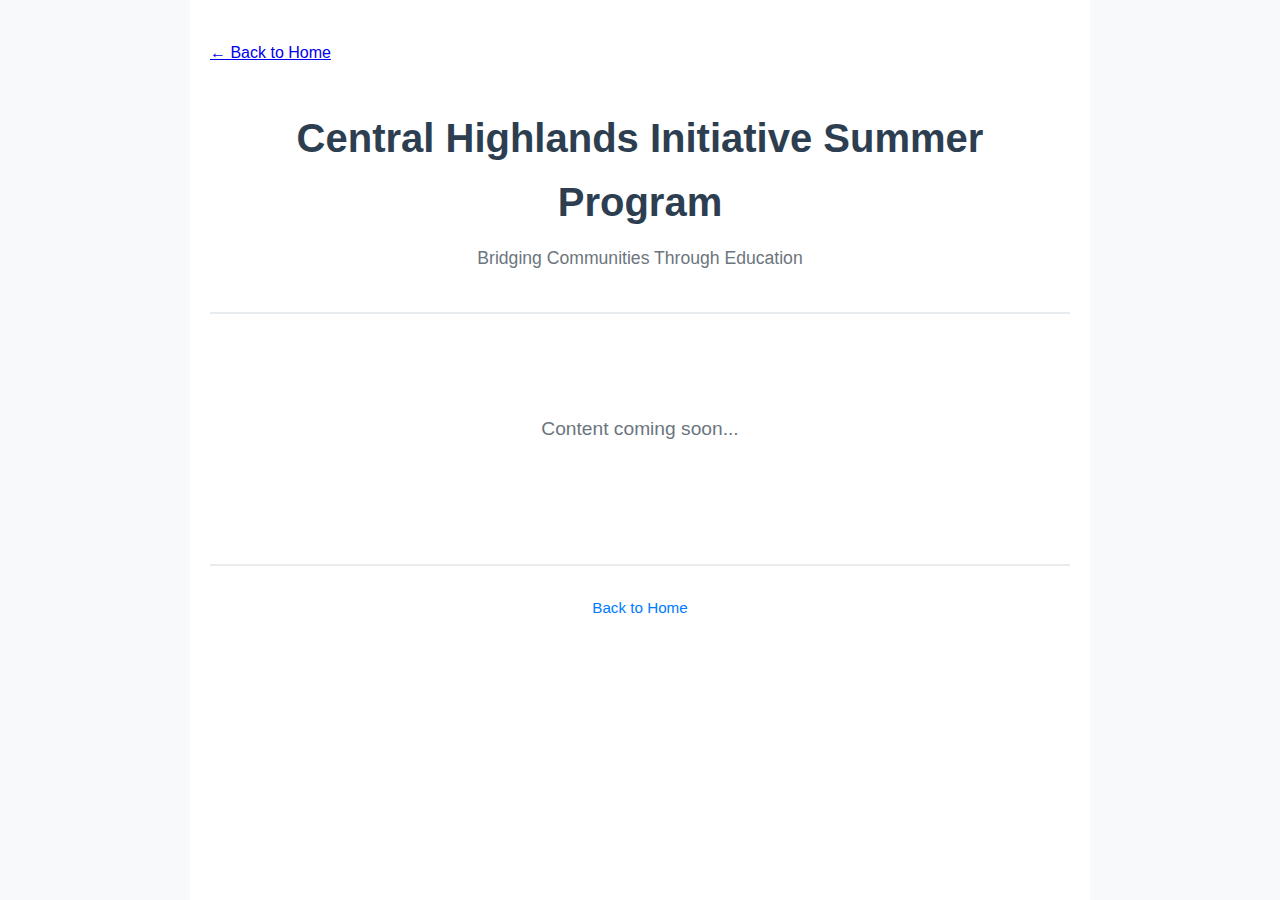
<file: central-highlands.html>
<!DOCTYPE html>
<html lang="en">
<head>
    <meta charset="UTF-8">
    <meta name="viewport" content="width=device-width, initial-scale=1.0">
    <title>Central Highlands Initiative | Gabby Bui</title>
    <link rel="stylesheet" href="style.css">
</head>
<body>
    <div class="container">
        <nav class="breadcrumb">
            <a href="index.html">← Back to Home</a>
        </nav>

        <header>
            <h1>Central Highlands Initiative Summer Program</h1>
            <p class="subtitle">Bridging Communities Through Education</p>
        </header>

        <main>
            <section class="coming-soon">
                <p style="text-align: center; color: #6c757d; font-size: 1.2em; padding: 60px 20px;">
                    Content coming soon...
                </p>
            </section>
        </main>

        <footer>
            <p><a href="index.html">Back to Home</a></p>
        </footer>
    </div>
</body>
</html>
</file>
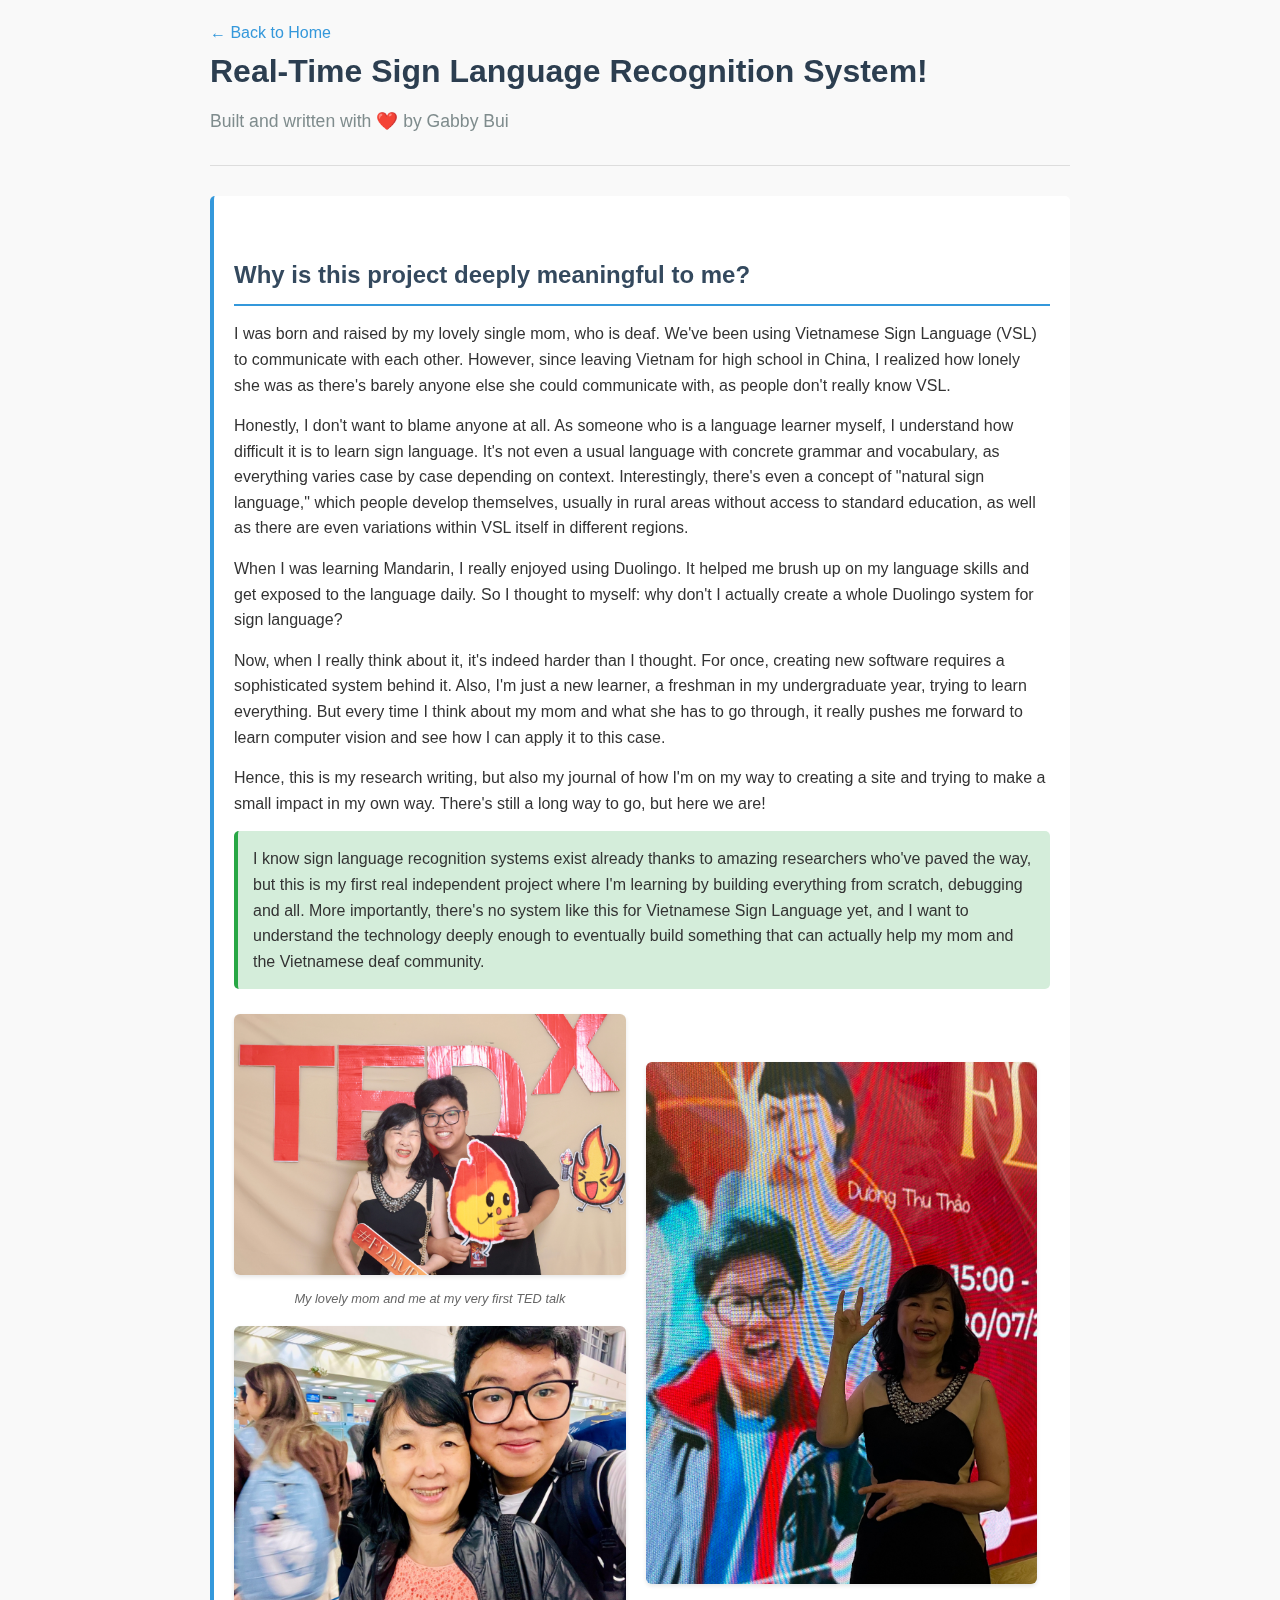
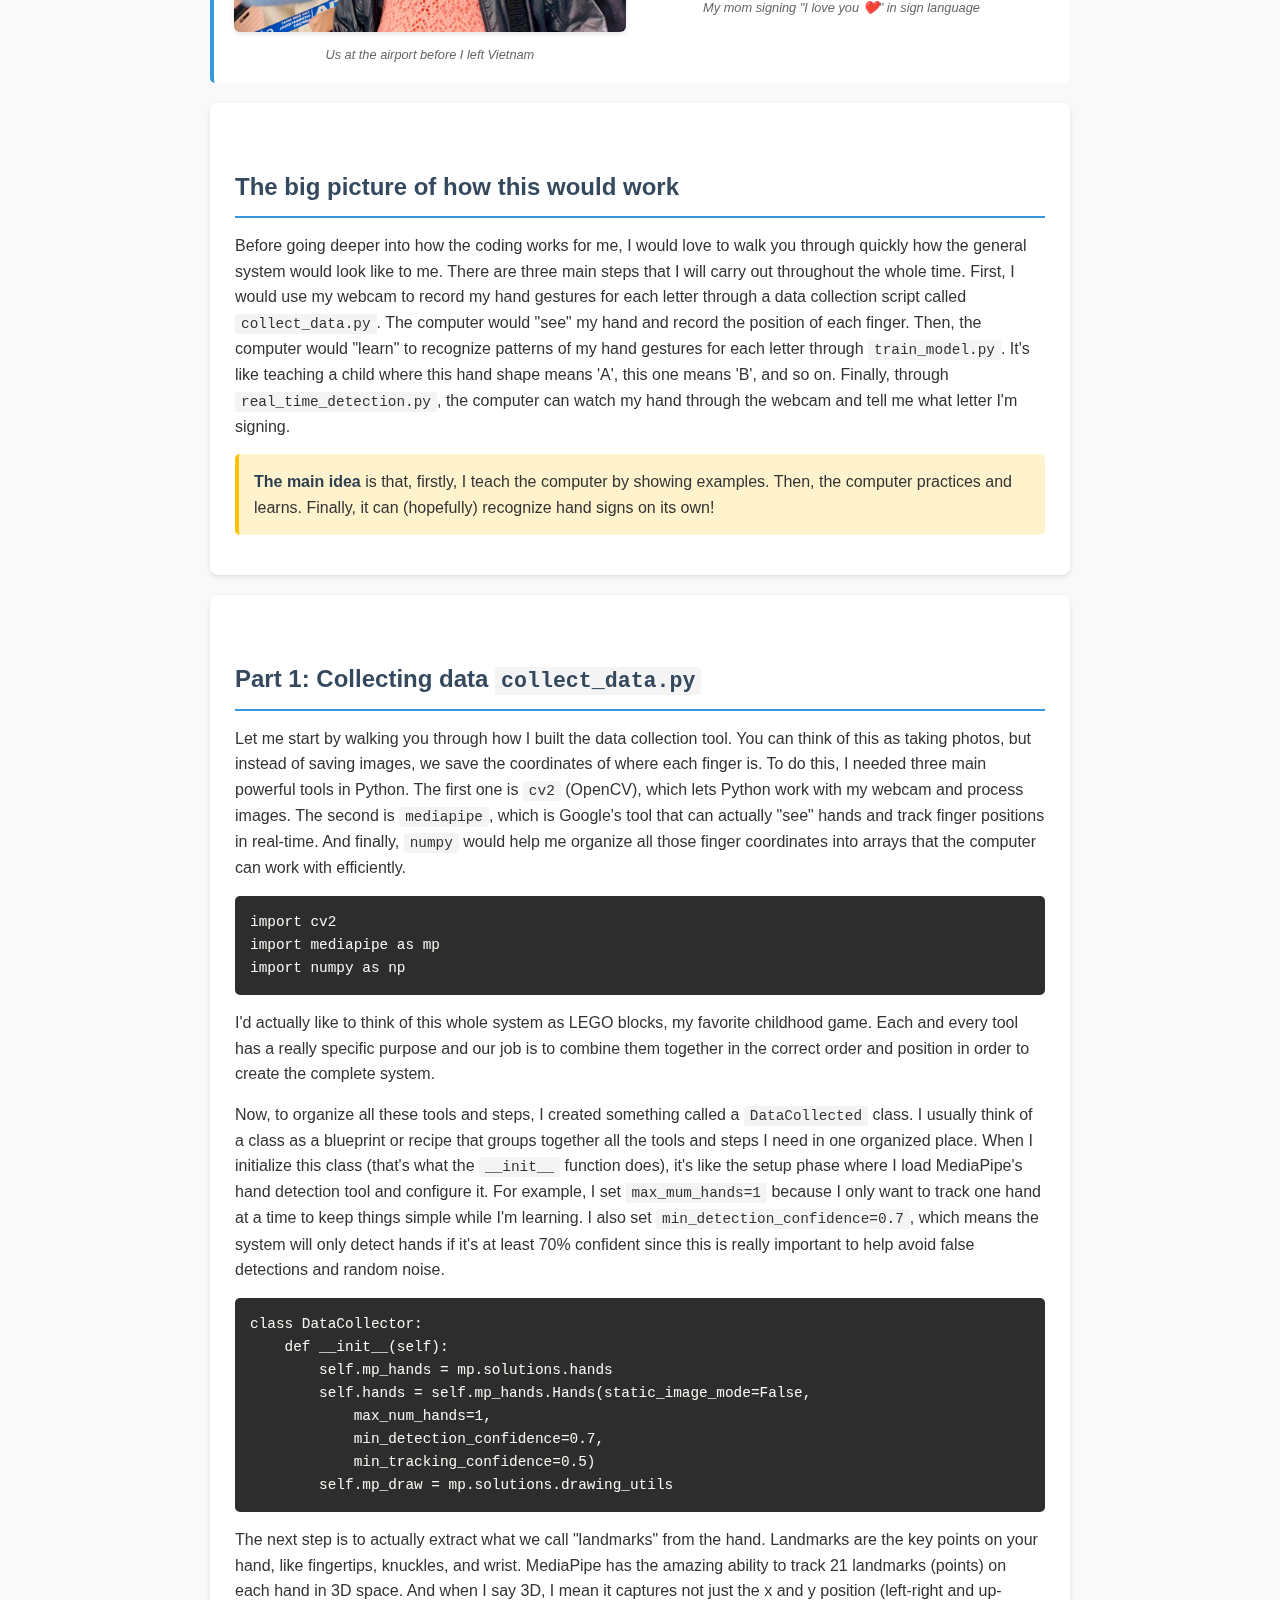
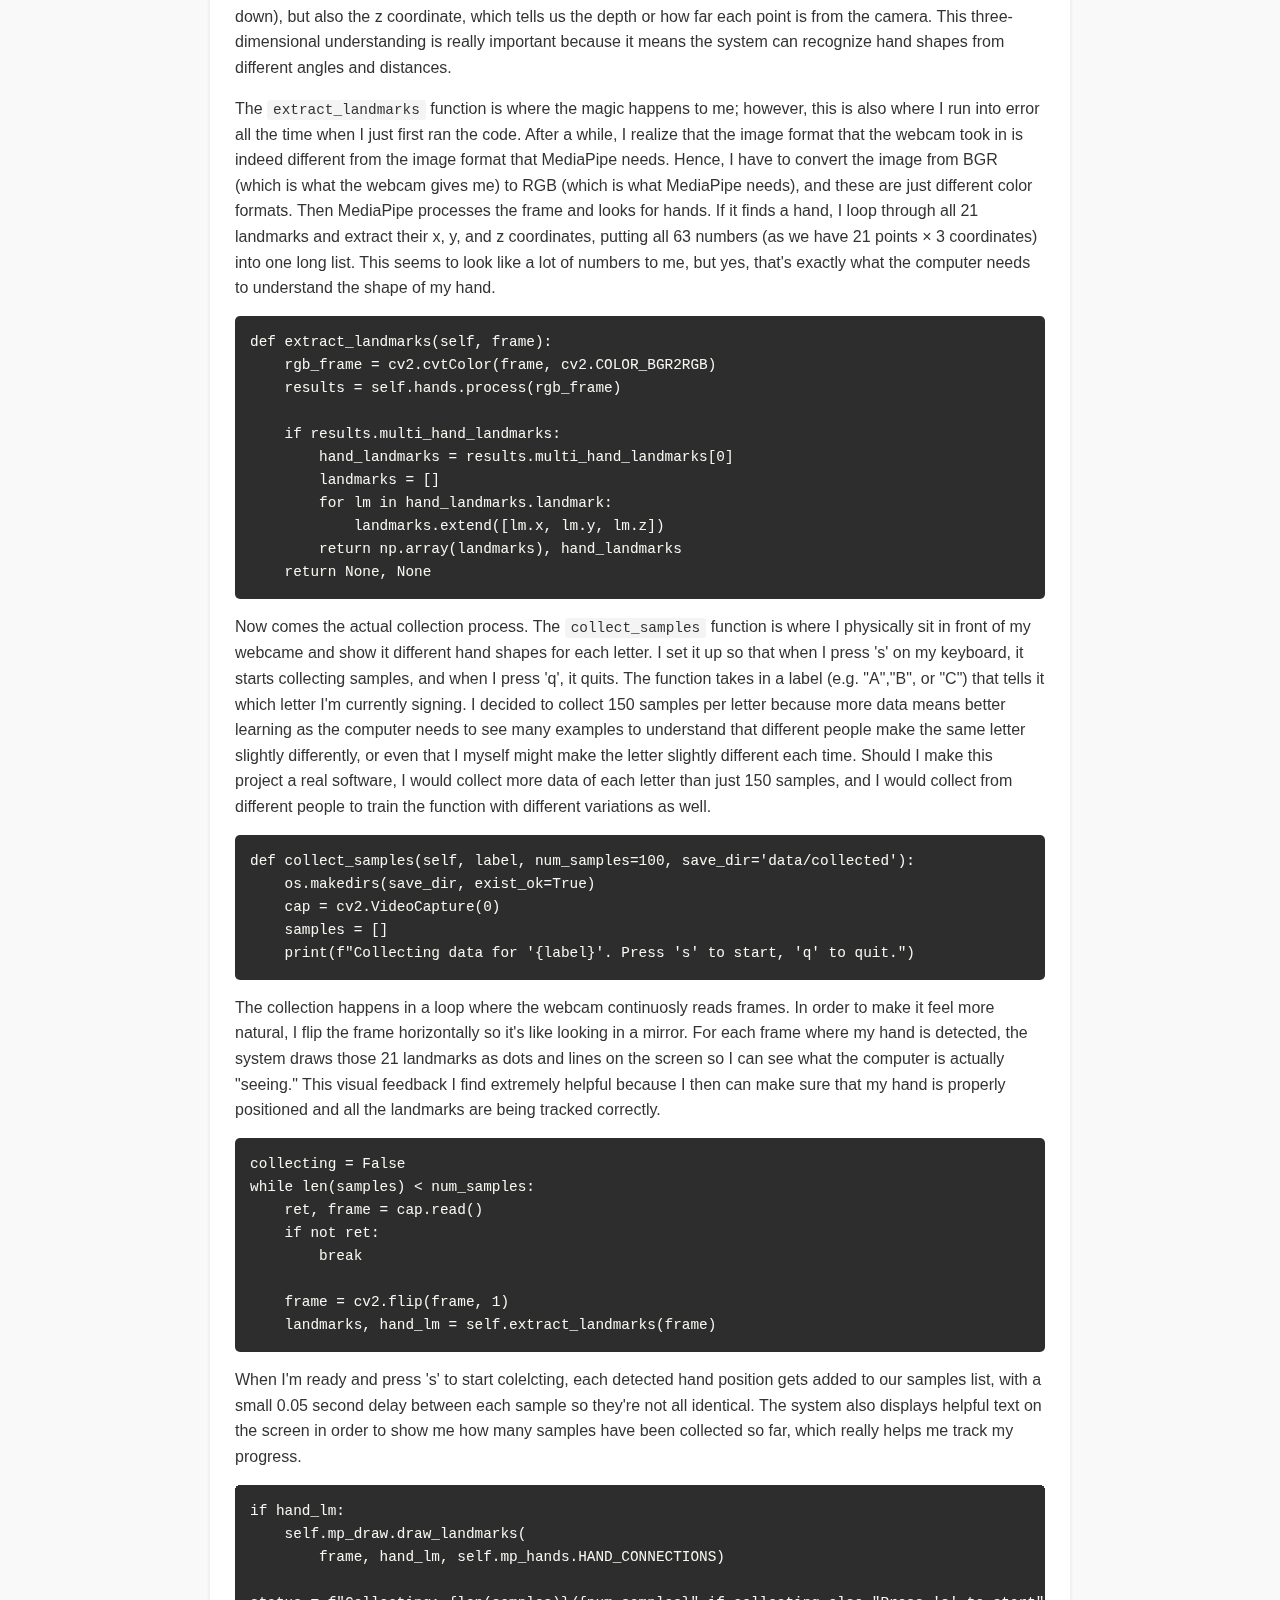
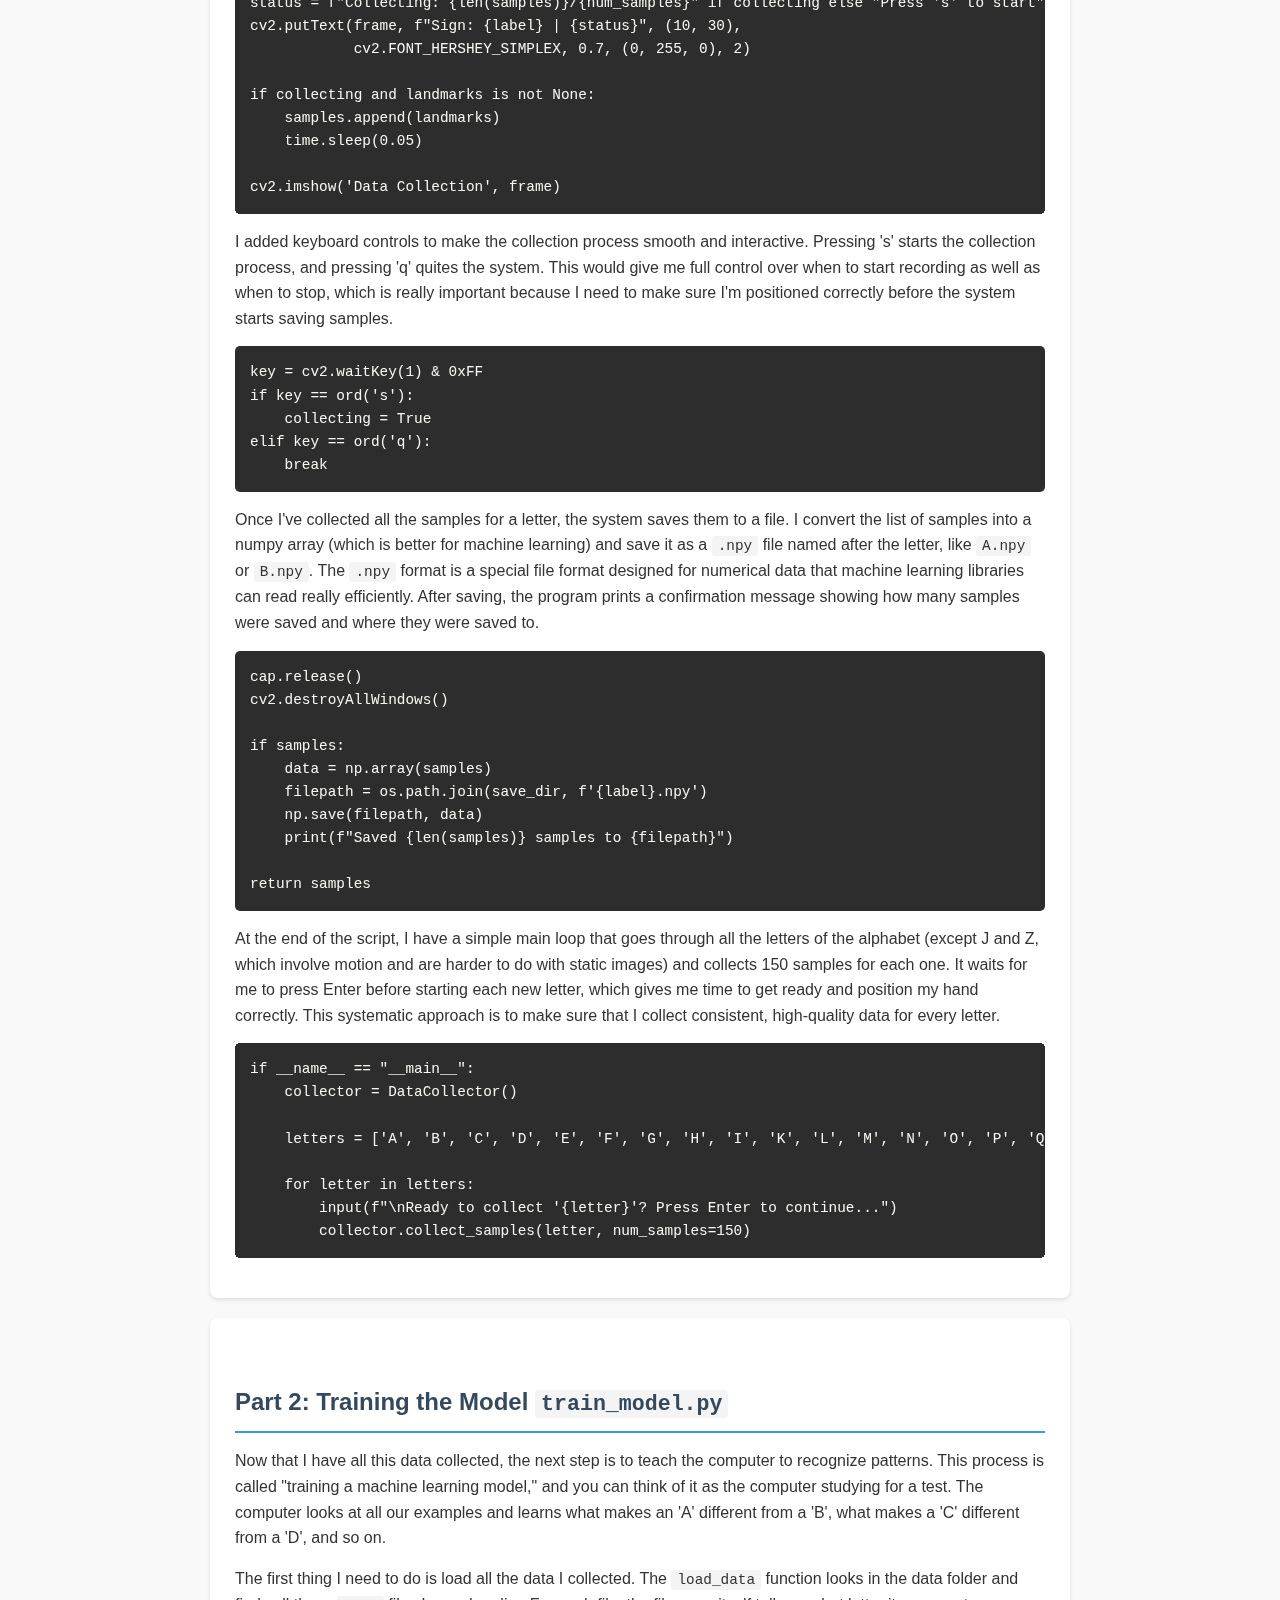
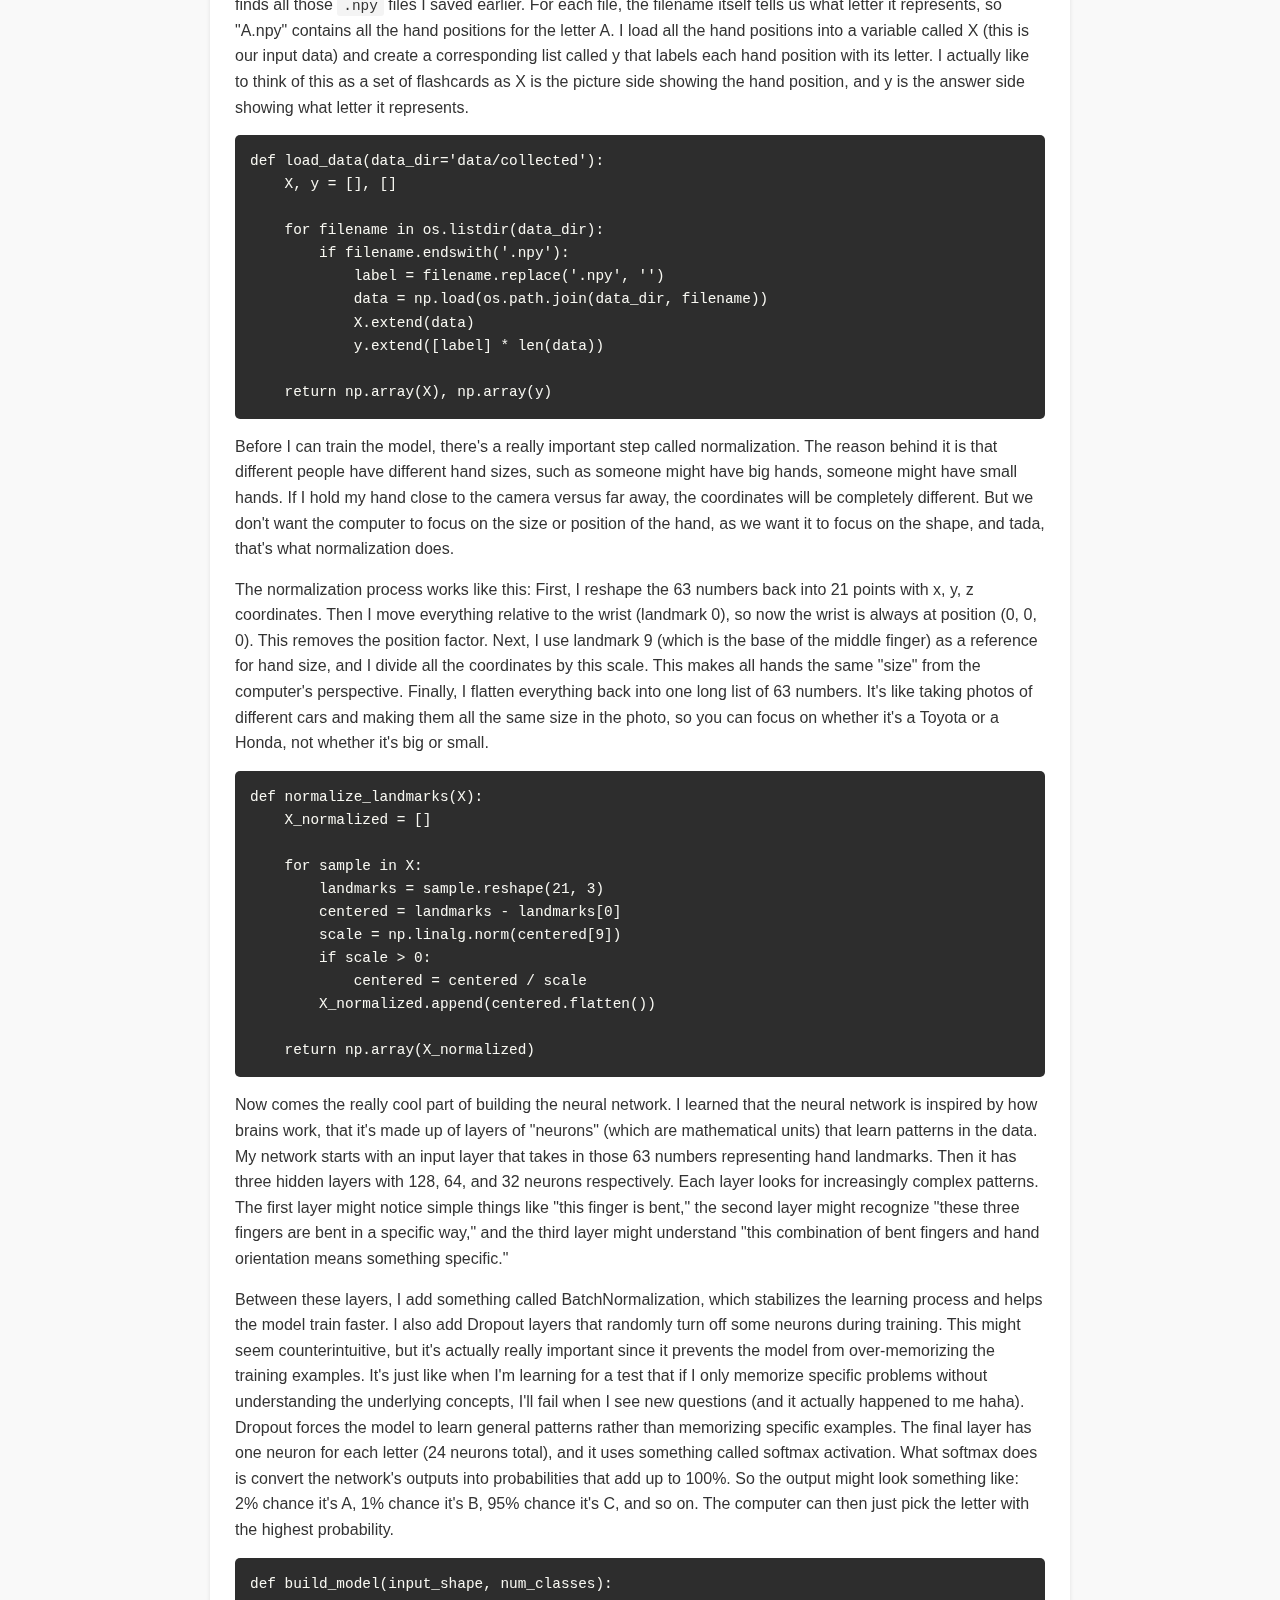
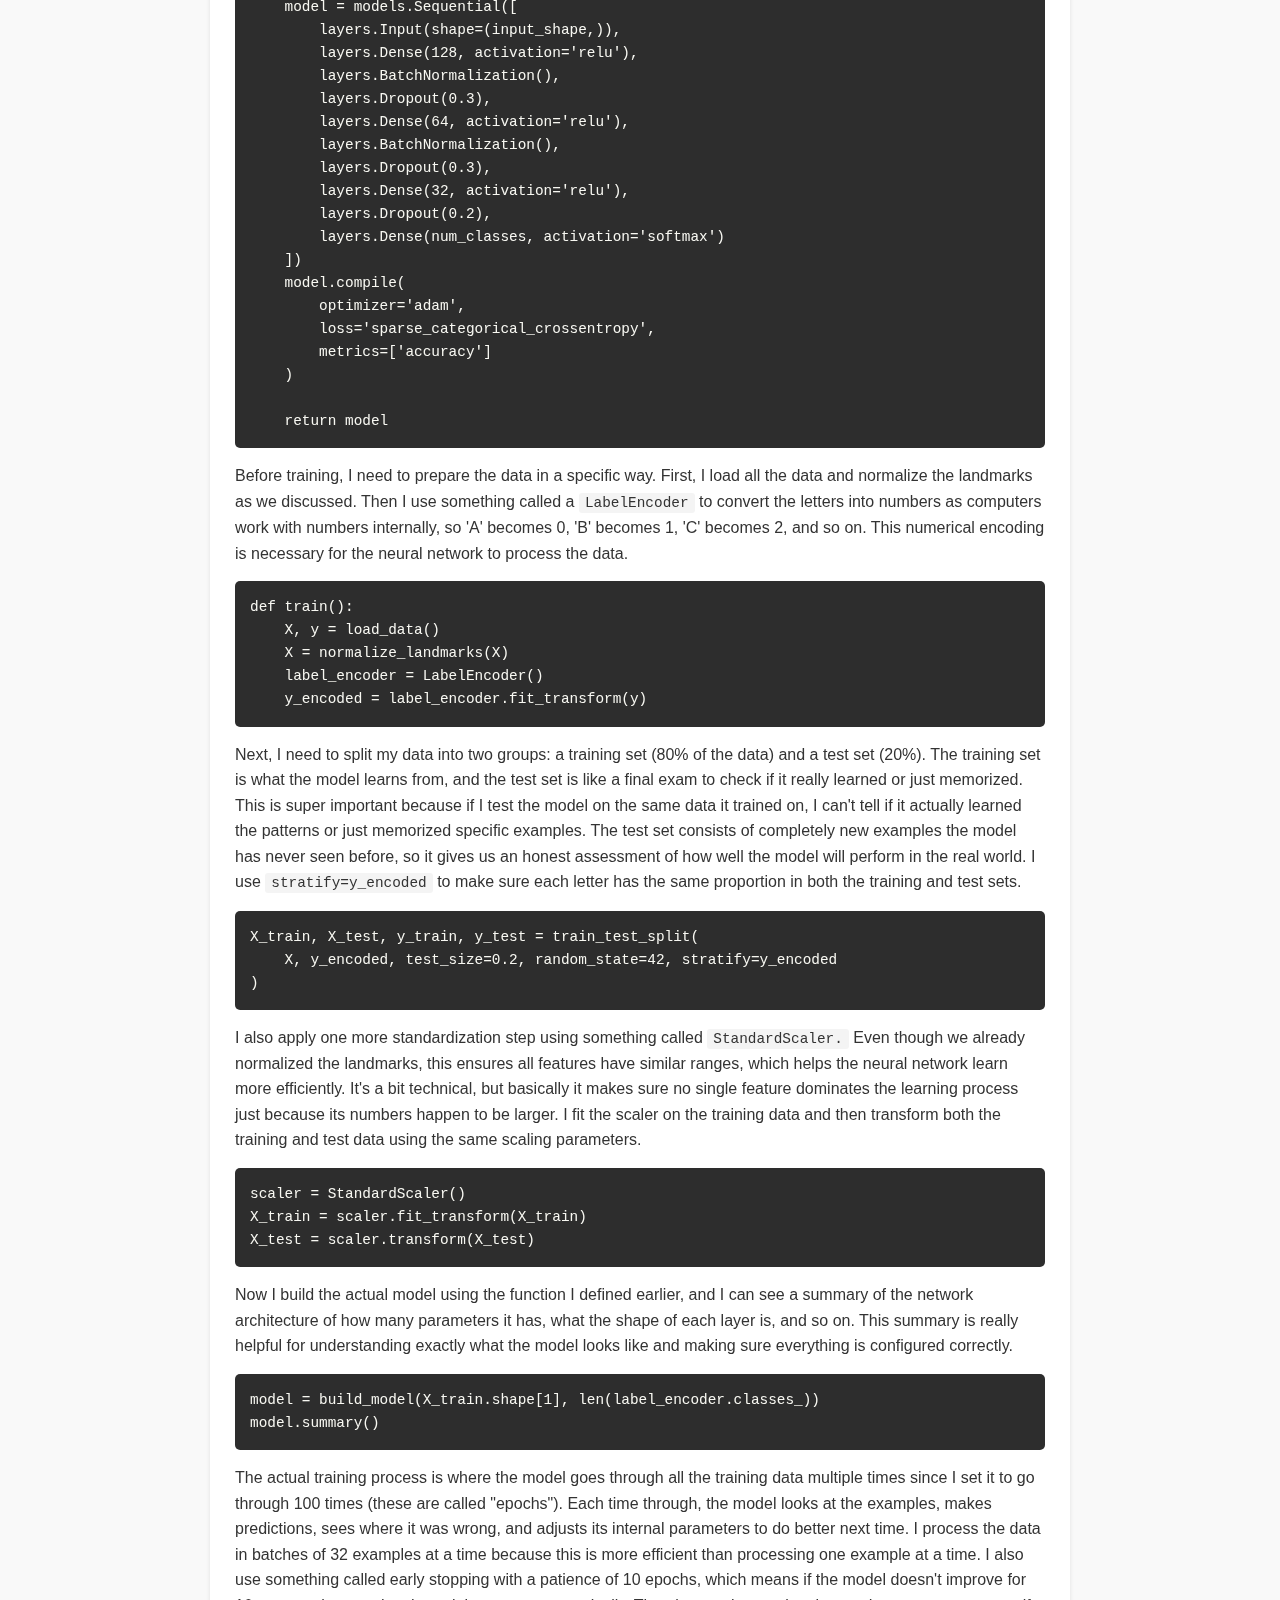
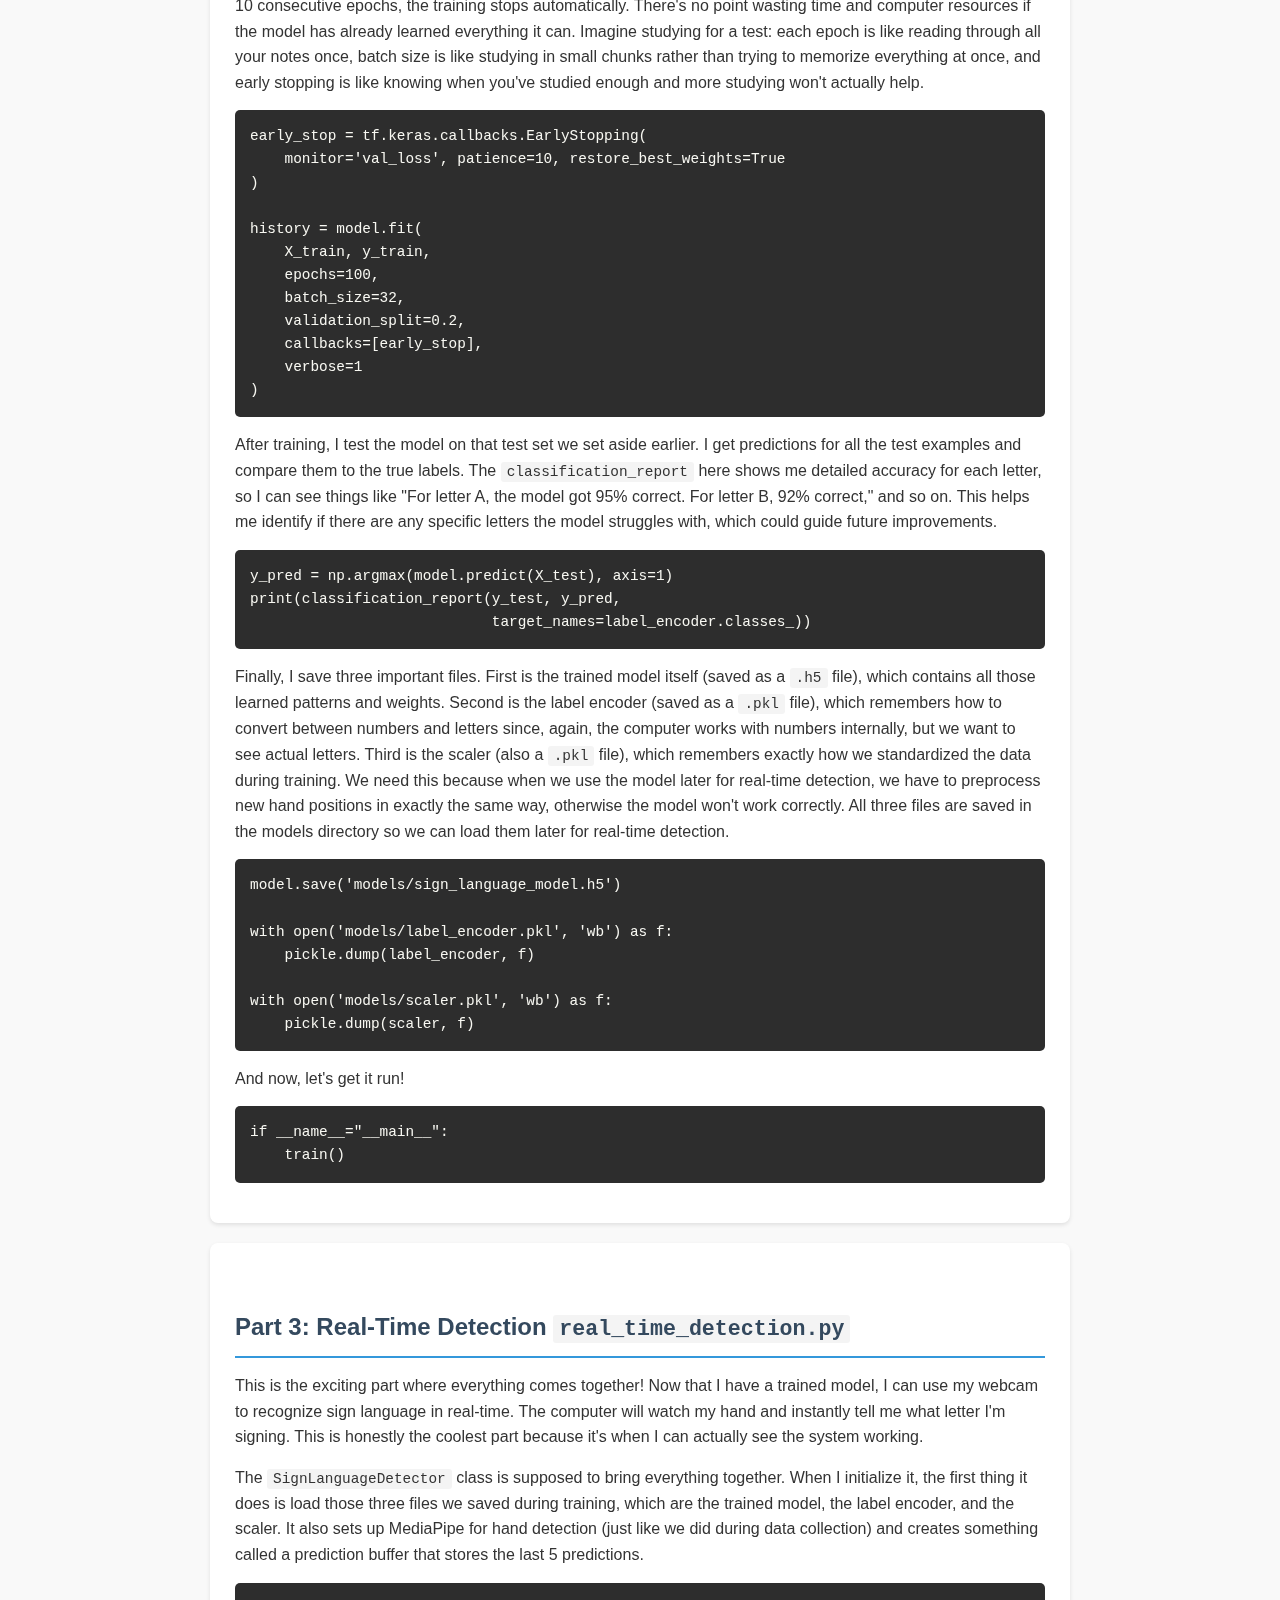
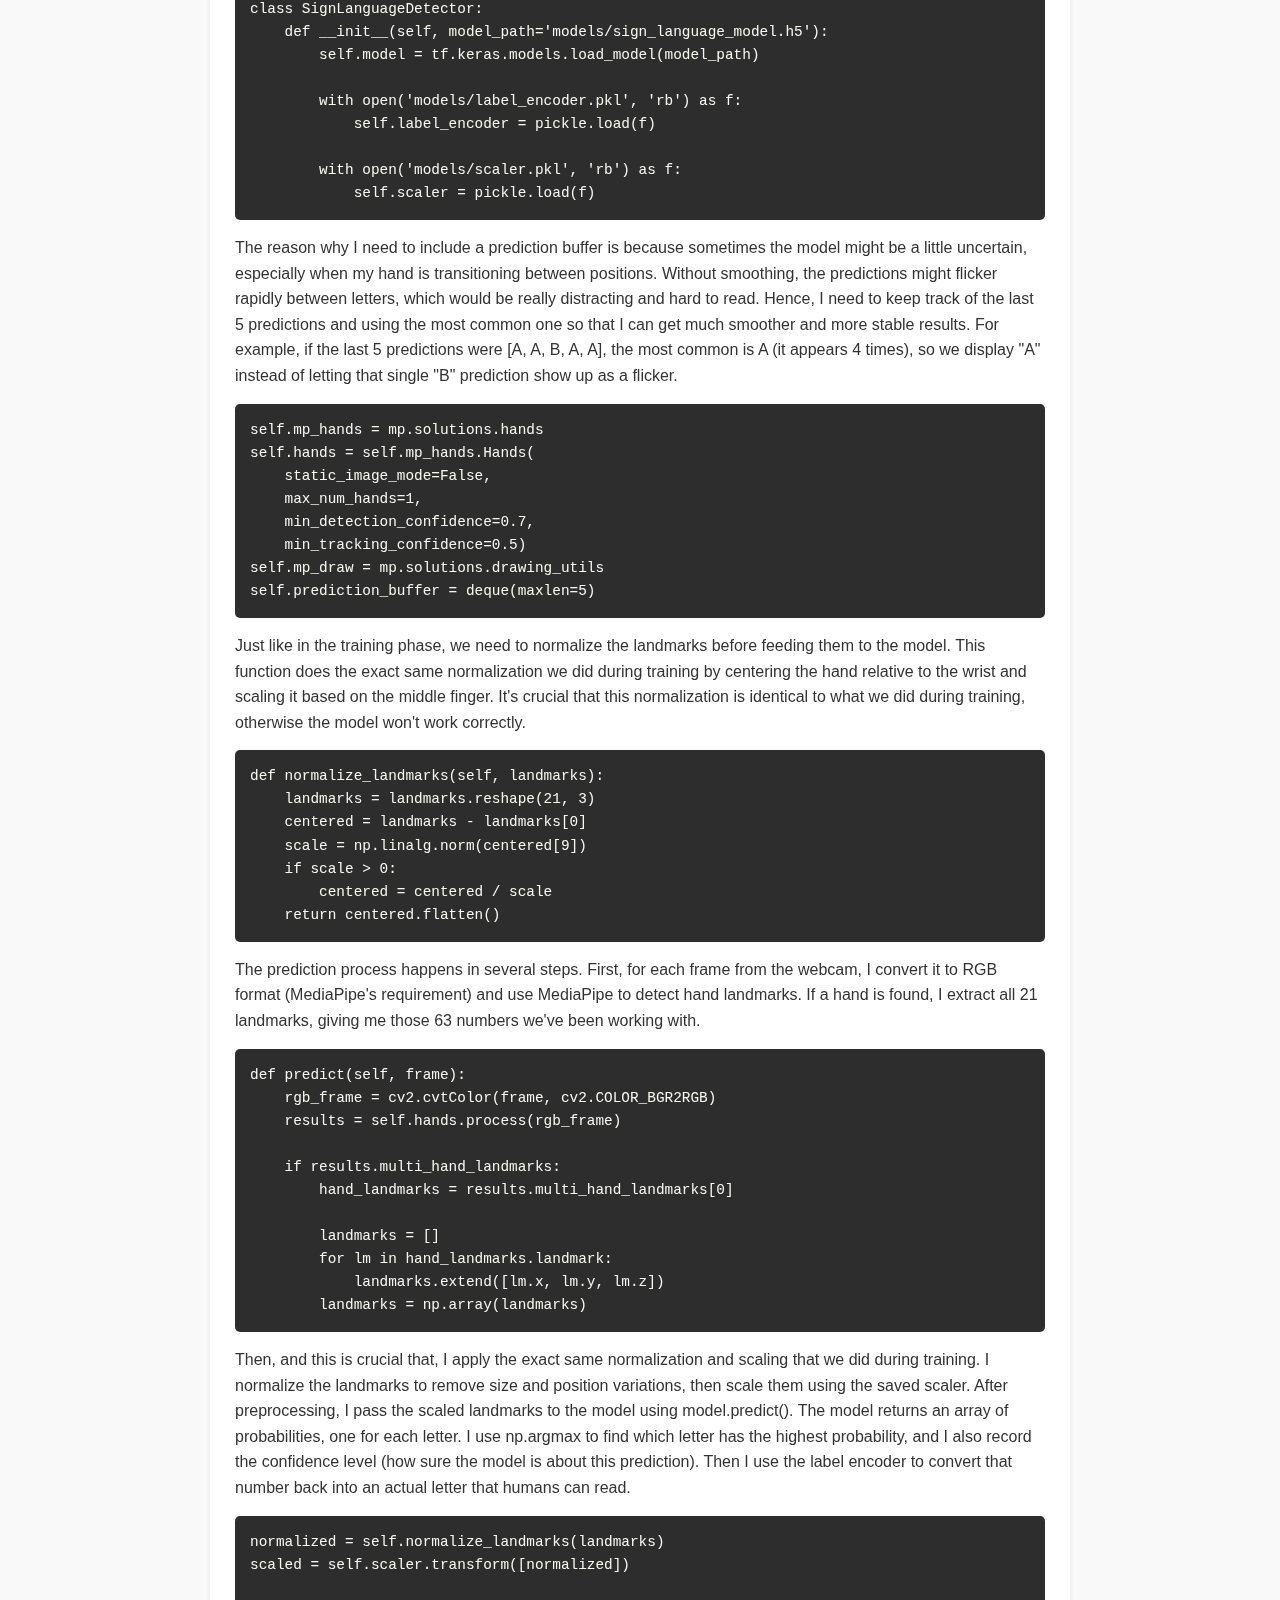
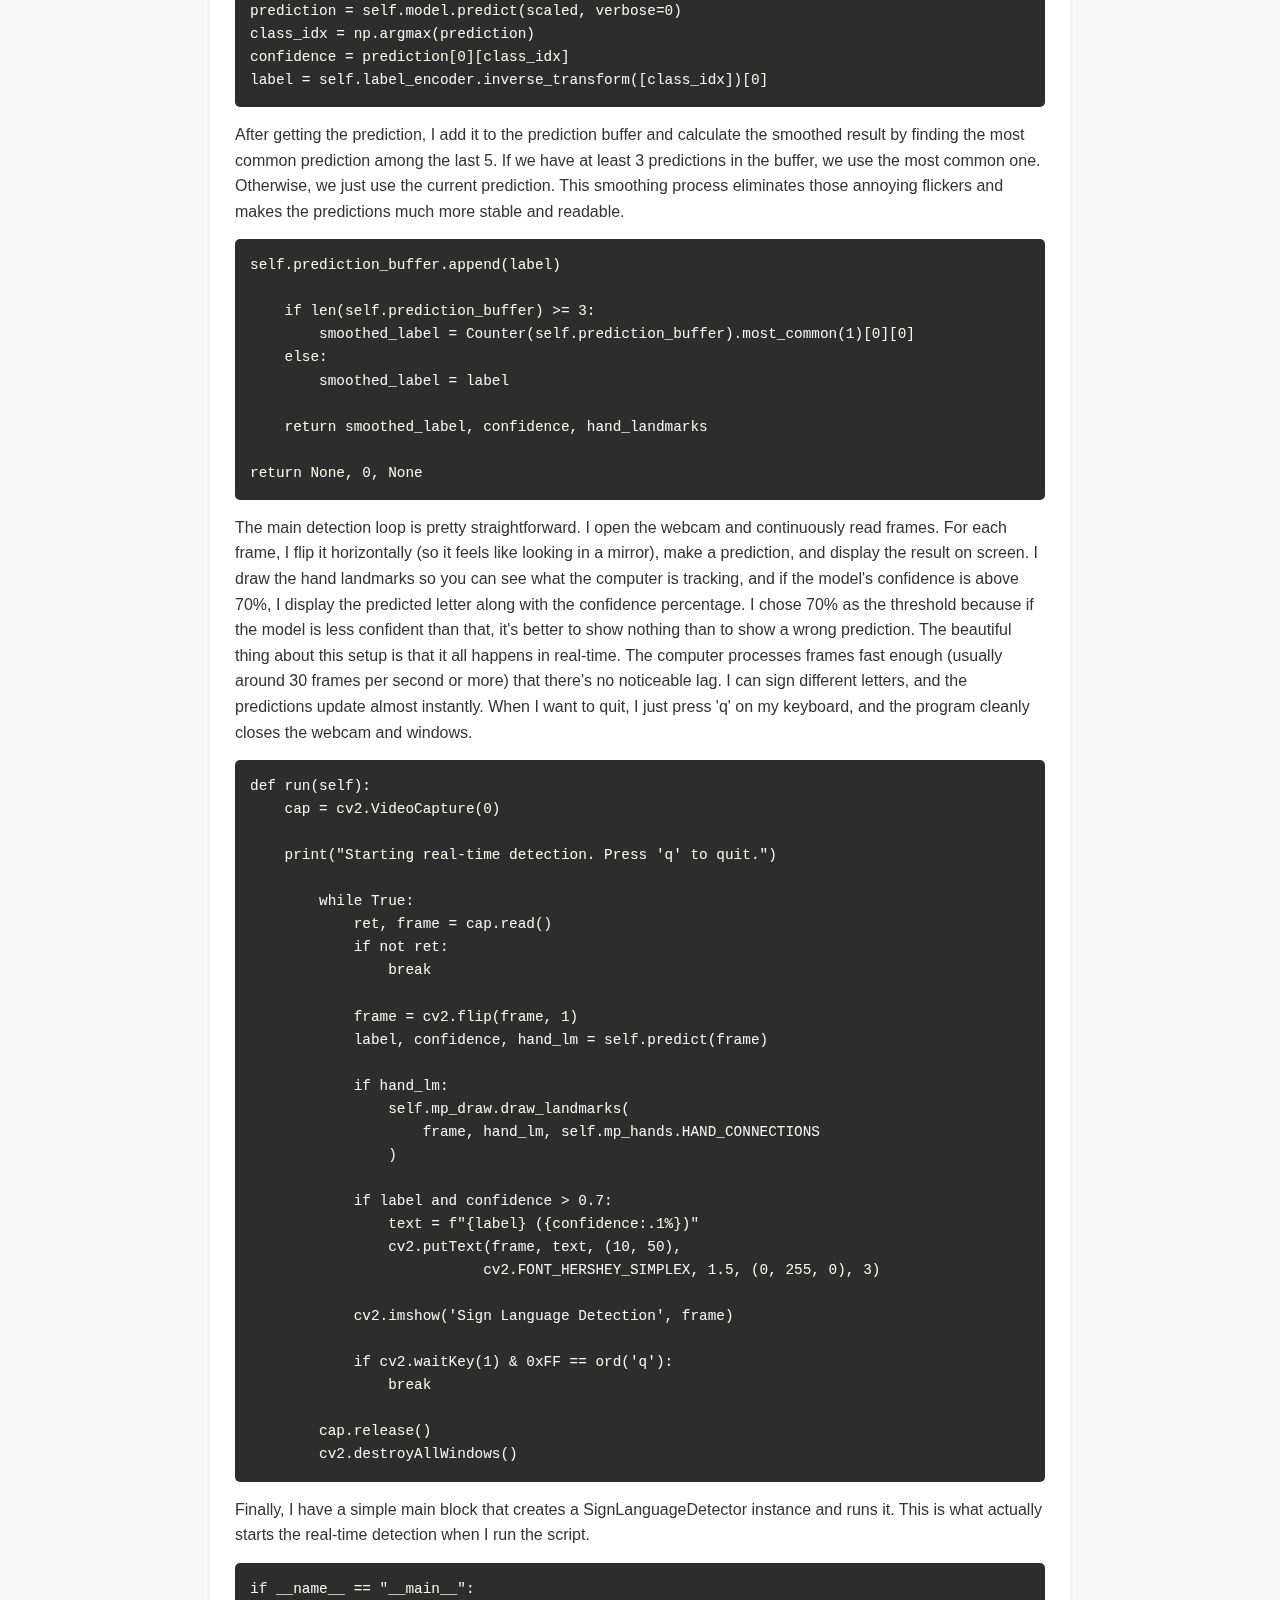
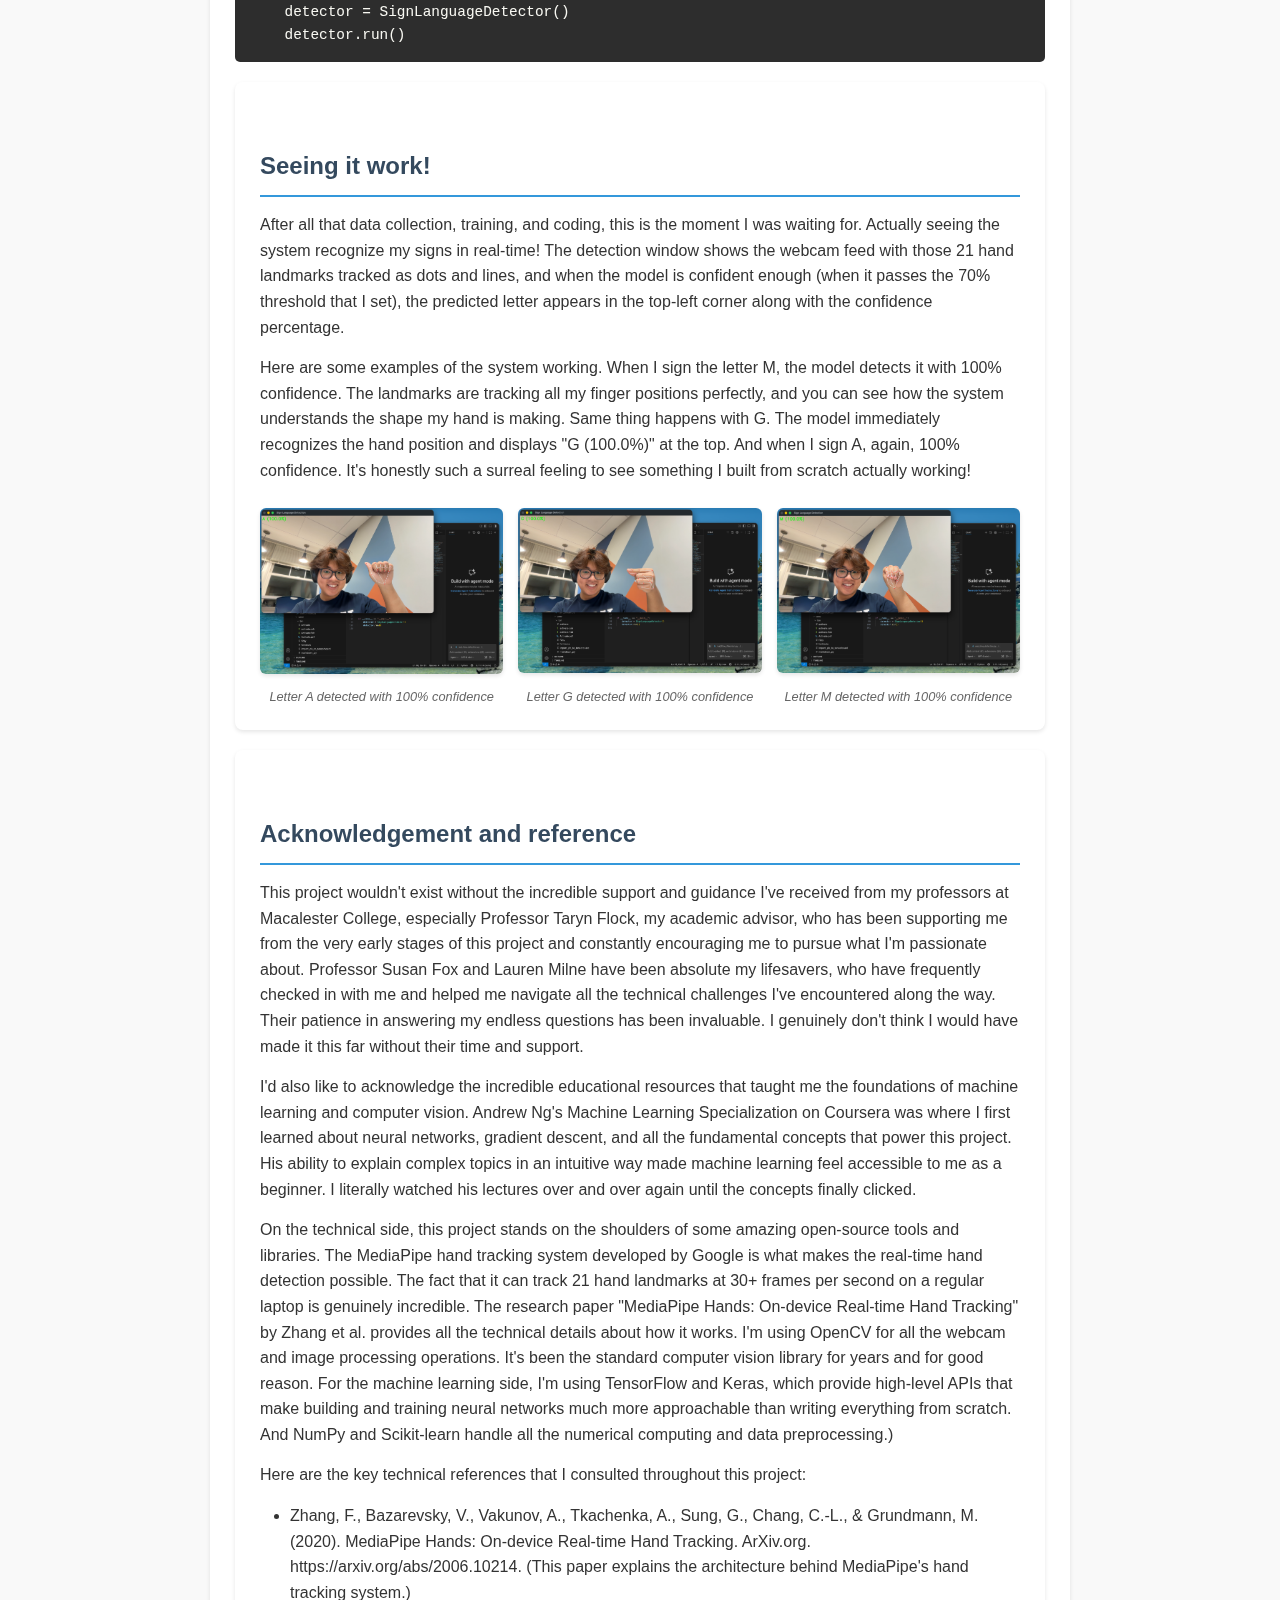
<file: sign-language1.html>
<!DOCTYPE html>
<html lang="en">
<head>
    <meta charset="UTF-8">
    <meta name="viewport" content="width=device-width, initial-scale=1.0">
    <title>Real-Time Sign Language Recognition - Gabby Bui</title>
    <style>
        * {
            margin: 0;
            padding: 0;
            box-sizing: border-box;
        }
        
        body {
            font-family: -apple-system, BlinkMacSystemFont, 'Segoe UI', Arial, sans-serif;
            line-height: 1.6;
            color: #333;
            max-width: 900px;
            margin: 0 auto;
            padding: 20px;
            background-color: #f9f9f9;
        }
        
        h1 {
            color: #2c3e50;
            margin-bottom: 10px;
            font-size: 2em;
        }
        
        h2 {
            color: #34495e;
            margin-top: 40px;
            margin-bottom: 15px;
            border-bottom: 2px solid #3498db;
            padding-bottom: 10px;
        }
        
        h3 {
            color: #555;
            margin-top: 30px;
            margin-bottom: 10px;
        }
        
        h4 {
            color: #666;
            margin-top: 20px;
            margin-bottom: 10px;
        }
        
        p {
            margin-bottom: 15px;
        }
        
        code {
            background-color: #f4f4f4;
            padding: 2px 6px;
            border-radius: 3px;
            font-family: 'Courier New', monospace;
            font-size: 0.9em;
        }
        
        pre {
            background-color: #2d2d2d;
            color: #f8f8f2;
            padding: 15px;
            border-radius: 5px;
            overflow-x: auto;
            margin: 15px 0;
        }
        
        pre code {
            background-color: transparent;
            color: #f8f8f2;
            padding: 0;
        }
        
        ul, ol {
            margin-left: 30px;
            margin-bottom: 15px;
        }
        
        li {
            margin-bottom: 8px;
        }
        
        .motivation {
            background-color: #fff;
            padding: 20px;
            border-left: 4px solid #3498db;
            margin: 20px 0;
            border-radius: 5px;
        }
        
        .section {
            background-color: #fff;
            padding: 25px;
            margin: 20px 0;
            border-radius: 8px;
            box-shadow: 0 2px 4px rgba(0,0,0,0.1);
        }
        
        .analogy {
            background-color: #fff3cd;
            padding: 15px;
            border-left: 4px solid #ffc107;
            margin: 15px 0;
            border-radius: 5px;
        }
        
        .important {
            background-color: #d4edda;
            padding: 15px;
            border-left: 4px solid #28a745;
            margin: 15px 0;
            border-radius: 5px;
        }
        
        .technical {
            background-color: #e7f3ff;
            padding: 15px;
            border-left: 4px solid #2196F3;
            margin: 15px 0;
            border-radius: 5px;
        }
        
        strong {
            color: #2c3e50;
        }
        
        a {
            color: #3498db;
            text-decoration: none;
        }
        
        a:hover {
            text-decoration: underline;
        }
        
        hr {
            border: none;
            border-top: 1px solid #ddd;
            margin: 30px 0;
        }
    </style>
</head>
<body>

    <div class="container">
        <nav class="breadcrumb">
            <a href="index.html">← Back to Home</a>
        </nav>
        
<h1>Real-Time Sign Language Recognition System!</h1>
<p style="color: #7f8c8d; font-size: 1.1em;">Built and written with ❤️ by Gabby Bui</p>

<hr>

<div class="motivation">
    <h2>Why is this project deeply meaningful to me?</h2>
    
    <p>I was born and raised by my lovely single mom, who is deaf. We've been using Vietnamese Sign Language (VSL) to communicate with each other. However, since leaving Vietnam for high school in China, I realized how lonely she was as there's barely anyone else she could communicate with, as people don't really know VSL.</p>
    
    <p>Honestly, I don't want to blame anyone at all. As someone who is a language learner myself, I understand how difficult it is to learn sign language. It's not even a usual language with concrete grammar and vocabulary, as everything varies case by case depending on context. Interestingly, there's even a concept of "natural sign language," which people develop themselves, usually in rural areas without access to standard education, as well as there are even variations within VSL itself in different regions.</p>
    
    <p>When I was learning Mandarin, I really enjoyed using Duolingo. It helped me brush up on my language skills and get exposed to the language daily. So I thought to myself: why don't I actually create a whole Duolingo system for sign language?</p>
    
    <p>Now, when I really think about it, it's indeed harder than I thought. For once, creating new software requires a sophisticated system behind it. Also, I'm just a new learner, a freshman in my undergraduate year, trying to learn everything. But every time I think about my mom and what she has to go through, it really pushes me forward to learn computer vision and see how I can apply it to this case.</p>
    
    <p>Hence, this is my research writing, but also my journal of how I'm on my way to creating a site and trying to make a small impact in my own way. There's still a long way to go, but here we are!</p>

    <div class="important">
        I know sign language recognition systems exist already thanks to amazing researchers who've paved the way, but this is my first real independent project where I'm learning by building everything from scratch, debugging and all. More importantly, there's no system like this for Vietnamese Sign Language yet, and I want to understand the technology deeply enough to eventually build something that can actually help my mom and the Vietnamese deaf community.
    </div>

    <div style="display: flex; gap: 20px; margin-top: 25px;">
    
        <div style="width: 48%; display: flex; flex-direction: column; gap: 20px;">
        
            <figure style="margin: 0; text-align: center; width: 100%;">
                <img src="my-mom-and-i2.jpg" alt="Gabby and her mom" style="width: 100%; height: auto; border-radius: 6px; box-shadow: 0 2px 4px rgba(0,0,0,0.1);">
                <figcaption style="margin-top: 8px; font-size: 0.8em; color: #666; font-style: italic; line-height: 1.2;">
                    My lovely mom and me at my very first TED talk
                </figcaption>
            </figure>

            <figure style="margin: 0; text-align: center; width: 100%;">
                <img src="mom-airport.png" alt="Selfie with mom" style="width: 100%; height: auto; border-radius: 6px; box-shadow: 0 2px 4px rgba(0,0,0,0.1);">
                <figcaption style="margin-top: 8px; font-size: 0.8em; color: #666; font-style: italic; line-height: 1.2;">
                    Us at the airport before I left Vietnam
                </figcaption>
            </figure>

        </div>

        <div style="width: 48%; display: flex; flex-direction: column; justify-content: center;">
        
            <figure style="margin: 0; text-align: center; width: 100%;">
                <img src="my-mom2.jpg" alt="Mom signing I love you" style="width: 100%; height: auto; border-radius: 6px; box-shadow: 0 2px 4px rgba(0,0,0,0.1);">
                <figcaption style="margin-top: 8px; font-size: 0.8em; color: #666; font-style: italic; line-height: 1.2;">
                    My mom signing "I love you ❤️" in sign language
                </figcaption>
            </figure>

        </div>

    </div>
</div>

<div class="section">
    <h2>The big picture of how this would work</h2>

    <p>Before going deeper into how the coding works for me, I would love to walk you through quickly how the general system would look like to me. There are three main steps that I will carry out throughout the whole time. First, I would use my webcam to record my hand gestures for each letter through a data collection script called <code>collect_data.py</code>. The computer would "see" my hand and record the position of each finger. Then, the computer would "learn" to recognize patterns of my hand gestures for each letter through <code>train_model.py</code>. It's like teaching a child where this hand shape means 'A', this one means 'B', and so on. Finally, through <code>real_time_detection.py</code>, the computer can watch my hand through the webcam and tell me what letter I'm signing.
    
    <div class="analogy">
        <strong>The main idea</strong> is that, firstly, I teach the computer by showing examples. Then, the computer practices and learns. Finally, it can (hopefully) recognize hand signs on its own!
    </div>
</div>

<div class="section">
    <h2>Part 1: Collecting data <code>collect_data.py</code></h2>
    
    <p>Let me start by walking you through how I built the data collection tool. You can think of this as taking photos, but instead of saving images, we save the coordinates of where each finger is. To do this, I needed three main powerful tools in Python. The first one is <code>cv2</code> (OpenCV), which lets Python work with my webcam and process images. The second is <code>mediapipe</code>, which is Google's tool that can actually "see" hands and track finger positions in real-time. And finally, <code>numpy</code> would help me organize all those finger coordinates into arrays that the computer can work with efficiently.</p>
    
    <pre><code>import cv2
import mediapipe as mp
import numpy as np</code></pre>
    
    <p>I'd actually like to think of this whole system as LEGO blocks, my favorite childhood game. Each and every tool has a really specific purpose and our job is to combine them together in the correct order and position in order to create the complete system.</p>

    <p>Now, to organize all these tools and steps, I created something called a <code>DataCollected</code> class. I usually think of a class as a blueprint or recipe that groups together all the tools and steps I need in one organized place. When I initialize this class (that's what the <code>__init__</code> function does), it's like the setup phase where I load MediaPipe's hand detection tool and configure it. For example, I set <code>max_mum_hands=1</code> because I only want to track one hand at a time to keep things simple while I'm learning. I also set <code>min_detection_confidence=0.7</code>, which means the system will only detect hands if it's at least 70% confident since this is really important to help avoid false detections and random noise.</p>
    
    <pre><code>class DataCollector:
    def __init__(self):
        self.mp_hands = mp.solutions.hands
        self.hands = self.mp_hands.Hands(static_image_mode=False,
            max_num_hands=1,
            min_detection_confidence=0.7,
            min_tracking_confidence=0.5)
        self.mp_draw = mp.solutions.drawing_utils</code></pre>
    
    <p>The next step is to actually extract what we call "landmarks" from the hand. Landmarks are the key points on your hand, like fingertips, knuckles, and wrist. MediaPipe has the amazing ability to track 21 landmarks (points) on each hand in 3D space. And when I say 3D, I mean it captures not just the x and y position (left-right and up-down), but also the z coordinate, which tells us the depth or how far each point is from the camera. This three-dimensional understanding is really important because it means the system can recognize hand shapes from different angles and distances.</p>

    <p>The <code>extract_landmarks</code> function is where the magic happens to me; however, this is also where I run into error all the time when I just first ran the code. After a while, I realize that the image format that the webcam took in is indeed different from the image format that MediaPipe needs. Hence, I have to convert the image from BGR (which is what the webcam gives me) to RGB (which is what MediaPipe needs), and these are just different color formats. Then MediaPipe processes the frame and looks for hands. If it finds a hand, I loop through all 21 landmarks and extract their x, y, and z coordinates, putting all 63 numbers (as we have 21 points × 3 coordinates) into one long list. This seems to look like a lot of numbers to me, but yes, that's exactly what the computer needs to understand the shape of my hand.</p>
    
    <pre><code>def extract_landmarks(self, frame):
    rgb_frame = cv2.cvtColor(frame, cv2.COLOR_BGR2RGB)
    results = self.hands.process(rgb_frame)
    
    if results.multi_hand_landmarks:
        hand_landmarks = results.multi_hand_landmarks[0]
        landmarks = []
        for lm in hand_landmarks.landmark:
            landmarks.extend([lm.x, lm.y, lm.z])
        return np.array(landmarks), hand_landmarks
    return None, None</code></pre>
    
    <p>Now comes the actual collection process. The <code>collect_samples</code> function is where I physically sit in front of my webcame and show it different hand shapes for each letter. I set it up so that when I press 's' on my keyboard, it starts collecting samples, and when I press 'q', it quits. The function takes in a label (e.g. "A","B", or "C") that tells it which letter I'm currently signing. I decided to collect 150 samples per letter because more data means better learning as the computer needs to see many examples to understand that different people make the same letter slightly differently, or even that I myself might make the letter slightly different each time. Should I make this project a real software, I would collect more data of each letter than just 150 samples, and I would collect from different people to train the function with different variations as well.</p>
    
    <pre><code>def collect_samples(self, label, num_samples=100, save_dir='data/collected'):
    os.makedirs(save_dir, exist_ok=True)
    cap = cv2.VideoCapture(0)
    samples = []
    print(f"Collecting data for '{label}'. Press 's' to start, 'q' to quit.")</code></pre>
    
    <p>The collection happens in a loop where the webcam continuosly reads frames. In order to make it feel more natural, I flip the frame horizontally so it's like looking in a mirror. For each frame where my hand is detected, the system draws those 21 landmarks as dots and lines on the screen so I can see what the computer is actually "seeing." This visual feedback I find extremely helpful because I then can make sure that my hand is properly positioned and all the landmarks are being tracked correctly.</p>
    
    <pre><code>collecting = False
while len(samples) < num_samples:
    ret, frame = cap.read()
    if not ret:
        break
    
    frame = cv2.flip(frame, 1)
    landmarks, hand_lm = self.extract_landmarks(frame)</code></pre>
    
    <p>When I'm ready and press 's' to start colelcting, each detected hand position gets added to our samples list, with a small 0.05 second delay between each sample so they're not all identical. The system also displays helpful text on the screen in order to show me how many samples have been collected so far, which really helps me track my progress.</p>
    
    <pre><code>if hand_lm:
    self.mp_draw.draw_landmarks(
        frame, hand_lm, self.mp_hands.HAND_CONNECTIONS)
    
status = f"Collecting: {len(samples)}/{num_samples}" if collecting else "Press 's' to start"
cv2.putText(frame, f"Sign: {label} | {status}", (10, 30),
            cv2.FONT_HERSHEY_SIMPLEX, 0.7, (0, 255, 0), 2)
            
if collecting and landmarks is not None:
    samples.append(landmarks)
    time.sleep(0.05)
            
cv2.imshow('Data Collection', frame)</code></pre>
    
    <p>I added keyboard controls to make the collection process smooth and interactive. Pressing 's' starts the collection process, and pressing 'q' quites the system. This would give me full control over when to start recording as well as when to stop, which is really important because I need to make sure I'm positioned correctly before the system starts saving samples.</p>
    
    <pre><code>key = cv2.waitKey(1) & 0xFF
if key == ord('s'):
    collecting = True
elif key == ord('q'):
    break</code></pre>
    
    <p>Once I've collected all the samples for a letter, the system saves them to a file. I convert the list of samples into a numpy array (which is better for machine learning) and save it as a <code>.npy</code> file named after the letter, like <code>A.npy</code> or <code>B.npy</code>. The <code>.npy</code> format is a special file format designed for numerical data that machine learning libraries can read really efficiently. After saving, the program prints a confirmation message showing how many samples were saved and where they were saved to.</p>
    
    <pre><code>cap.release()
cv2.destroyAllWindows()
        
if samples:
    data = np.array(samples)
    filepath = os.path.join(save_dir, f'{label}.npy')
    np.save(filepath, data)
    print(f"Saved {len(samples)} samples to {filepath}")
        
return samples</code></pre>
    
    <p>At the end of the script, I have a simple main loop that goes through all the letters of the alphabet (except J and Z, which involve motion and are harder to do with static images) and collects 150 samples for each one. It waits for me to press Enter before starting each new letter, which gives me time to get ready and position my hand correctly. This systematic approach is to make sure that I collect consistent, high-quality data for every letter.</p>
    
    <pre><code>if __name__ == "__main__":
    collector = DataCollector()
    
    letters = ['A', 'B', 'C', 'D', 'E', 'F', 'G', 'H', 'I', 'K', 'L', 'M', 'N', 'O', 'P', 'Q', 'R', 'S', 'T', 'U', 'V', 'W', 'X', 'Y']
    
    for letter in letters:
        input(f"\nReady to collect '{letter}'? Press Enter to continue...")
        collector.collect_samples(letter, num_samples=150)</code></pre>

</div>

<div class="section">
    <h2>Part 2: Training the Model <code>train_model.py</code></h2>
    
    <p>Now that I have all this data collected, the next step is to teach the computer to recognize patterns. This process is called "training a machine learning model," and you can think of it as the computer studying for a test. The computer looks at all our examples and learns what makes an 'A' different from a 'B', what makes a 'C' different from a 'D', and so on.</p>

    <p>The first thing I need to do is load all the data I collected. The <code>load_data</code> function looks in the data folder and finds all those <code>.npy</code> files I saved earlier. For each file, the filename itself tells us what letter it represents, so "A.npy" contains all the hand positions for the letter A. I load all the hand positions into a variable called X (this is our input data) and create a corresponding list called y that labels each hand position with its letter. I actually like to think of this as a set of flashcards as X is the picture side showing the hand position, and y is the answer side showing what letter it represents.</p>
    
    <pre><code>def load_data(data_dir='data/collected'):
    X, y = [], []
    
    for filename in os.listdir(data_dir):
        if filename.endswith('.npy'):
            label = filename.replace('.npy', '')
            data = np.load(os.path.join(data_dir, filename))
            X.extend(data)
            y.extend([label] * len(data))
    
    return np.array(X), np.array(y)</code></pre>
    
    <p>Before I can train the model, there's a really important step called normalization. The reason behind it is that different people have different hand sizes, such as someone might have big hands, someone might have small hands. If I hold my hand close to the camera versus far away, the coordinates will be completely different. But we don't want the computer to focus on the size or position of the hand, as we want it to focus on the shape, and tada, that's what normalization does.</p>

    <p>The normalization process works like this: First, I reshape the 63 numbers back into 21 points with x, y, z coordinates. Then I move everything relative to the wrist (landmark 0), so now the wrist is always at position (0, 0, 0). This removes the position factor. Next, I use landmark 9 (which is the base of the middle finger) as a reference for hand size, and I divide all the coordinates by this scale. This makes all hands the same "size" from the computer's perspective. Finally, I flatten everything back into one long list of 63 numbers. It's like taking photos of different cars and making them all the same size in the photo, so you can focus on whether it's a Toyota or a Honda, not whether it's big or small.</p>
    
    <pre><code>def normalize_landmarks(X):
    X_normalized = []
    
    for sample in X:
        landmarks = sample.reshape(21, 3)
        centered = landmarks - landmarks[0]
        scale = np.linalg.norm(centered[9])
        if scale > 0:
            centered = centered / scale
        X_normalized.append(centered.flatten())
    
    return np.array(X_normalized)</code></pre>
    
    <p>Now comes the really cool part of building the neural network. I learned that the neural network is inspired by how brains work, that it's made up of layers of "neurons" (which are mathematical units) that learn patterns in the data. My network starts with an input layer that takes in those 63 numbers representing hand landmarks. Then it has three hidden layers with 128, 64, and 32 neurons respectively. Each layer looks for increasingly complex patterns. The first layer might notice simple things like "this finger is bent," the second layer might recognize "these three fingers are bent in a specific way," and the third layer might understand "this combination of bent fingers and hand orientation means something specific."</p>

    <p>Between these layers, I add something called BatchNormalization, which stabilizes the learning process and helps the model train faster. I also add Dropout layers that randomly turn off some neurons during training. This might seem counterintuitive, but it's actually really important since it prevents the model from over-memorizing the training examples. It's just like when I'm learning for a test that if I only memorize specific problems without understanding the underlying concepts, I'll fail when I see new questions (and it actually happened to me haha). Dropout forces the model to learn general patterns rather than memorizing specific examples. The final layer has one neuron for each letter (24 neurons total), and it uses something called softmax activation. What softmax does is convert the network's outputs into probabilities that add up to 100%. So the output might look something like: 2% chance it's A, 1% chance it's B, 95% chance it's C, and so on. The computer can then just pick the letter with the highest probability.</p>
    
    <pre><code>def build_model(input_shape, num_classes):
    model = models.Sequential([
        layers.Input(shape=(input_shape,)),
        layers.Dense(128, activation='relu'),
        layers.BatchNormalization(),
        layers.Dropout(0.3),
        layers.Dense(64, activation='relu'),
        layers.BatchNormalization(),
        layers.Dropout(0.3),
        layers.Dense(32, activation='relu'),
        layers.Dropout(0.2),
        layers.Dense(num_classes, activation='softmax')
    ])
    model.compile(
        optimizer='adam',
        loss='sparse_categorical_crossentropy',
        metrics=['accuracy']
    )
    
    return model</code></pre>
    
   <p>Before training, I need to prepare the data in a specific way. First, I load all the data and normalize the landmarks as we discussed. Then I use something called a <code>LabelEncoder</code> to convert the letters into numbers as computers work with numbers internally, so 'A' becomes 0, 'B' becomes 1, 'C' becomes 2, and so on. This numerical encoding is necessary for the neural network to process the data.</p>
    
    <pre><code>def train():
    X, y = load_data()
    X = normalize_landmarks(X)
    label_encoder = LabelEncoder()
    y_encoded = label_encoder.fit_transform(y)</code></pre>
    
    <p>Next, I need to split my data into two groups: a training set (80% of the data) and a test set (20%). The training set is what the model learns from, and the test set is like a final exam to check if it really learned or just memorized. This is super important because if I test the model on the same data it trained on, I can't tell if it actually learned the patterns or just memorized specific examples. The test set consists of completely new examples the model has never seen before, so it gives us an honest assessment of how well the model will perform in the real world. I use <code>stratify=y_encoded</code> to make sure each letter has the same proportion in both the training and test sets.</p>
    
    <pre><code>X_train, X_test, y_train, y_test = train_test_split(
    X, y_encoded, test_size=0.2, random_state=42, stratify=y_encoded
)</code></pre>
    
    <p>I also apply one more standardization step using something called <code>StandardScaler.</code> Even though we already normalized the landmarks, this ensures all features have similar ranges, which helps the neural network learn more efficiently. It's a bit technical, but basically it makes sure no single feature dominates the learning process just because its numbers happen to be larger. I fit the scaler on the training data and then transform both the training and test data using the same scaling parameters.</p>
    
    <pre><code>scaler = StandardScaler()
X_train = scaler.fit_transform(X_train)
X_test = scaler.transform(X_test)</code></pre>
    
    <p>Now I build the actual model using the function I defined earlier, and I can see a summary of the network architecture of how many parameters it has, what the shape of each layer is, and so on. This summary is really helpful for understanding exactly what the model looks like and making sure everything is configured correctly.</p>

    <pre><code>model = build_model(X_train.shape[1], len(label_encoder.classes_))
model.summary()</code></pre>

    <p>The actual training process is where the model goes through all the training data multiple times since I set it to go through 100 times (these are called "epochs"). Each time through, the model looks at the examples, makes predictions, sees where it was wrong, and adjusts its internal parameters to do better next time. I process the data in batches of 32 examples at a time because this is more efficient than processing one example at a time. I also use something called early stopping with a patience of 10 epochs, which means if the model doesn't improve for 10 consecutive epochs, the training stops automatically. There's no point wasting time and computer resources if the model has already learned everything it can. Imagine studying for a test: each epoch is like reading through all your notes once, batch size is like studying in small chunks rather than trying to memorize everything at once, and early stopping is like knowing when you've studied enough and more studying won't actually help.</p>
    
    <pre><code>early_stop = tf.keras.callbacks.EarlyStopping(
    monitor='val_loss', patience=10, restore_best_weights=True
)

history = model.fit(
    X_train, y_train,
    epochs=100,
    batch_size=32,
    validation_split=0.2,
    callbacks=[early_stop],
    verbose=1
)</code></pre>
    
    <p>After training, I test the model on that test set we set aside earlier. I get predictions for all the test examples and compare them to the true labels. The <code>classification_report</code> here shows me detailed accuracy for each letter, so I can see things like "For letter A, the model got 95% correct. For letter B, 92% correct," and so on. This helps me identify if there are any specific letters the model struggles with, which could guide future improvements.</p>
    
    <pre><code>y_pred = np.argmax(model.predict(X_test), axis=1)
print(classification_report(y_test, y_pred, 
                            target_names=label_encoder.classes_))</code></pre>
    
    <p>Finally, I save three important files. First is the trained model itself (saved as a <code>.h5</code> file), which contains all those learned patterns and weights. Second is the label encoder (saved as a <code>.pkl</code> file), which remembers how to convert between numbers and letters since, again, the computer works with numbers internally, but we want to see actual letters. Third is the scaler (also a <code>.pkl</code> file), which remembers exactly how we standardized the data during training. We need this because when we use the model later for real-time detection, we have to preprocess new hand positions in exactly the same way, otherwise the model won't work correctly. All three files are saved in the models directory so we can load them later for real-time detection.</p>
    
    <pre><code>model.save('models/sign_language_model.h5')

with open('models/label_encoder.pkl', 'wb') as f:
    pickle.dump(label_encoder, f)

with open('models/scaler.pkl', 'wb') as f:
    pickle.dump(scaler, f)</code></pre>

    <p>And now, let's get it run!</p>
    
    <pre><code>if __name__="__main__":
    train()</code></pre>

</div>

<div class="section">
    <h2>Part 3: Real-Time Detection <code>real_time_detection.py</code></h2>
    
    <p>This is the exciting part where everything comes together! Now that I have a trained model, I can use my webcam to recognize sign language in real-time. The computer will watch my hand and instantly tell me what letter I'm signing. This is honestly the coolest part because it's when I can actually see the system working.</p>

    <p>The <code>SignLanguageDetector</code> class is supposed to bring everything together. When I initialize it, the first thing it does is load those three files we saved during training, which are the trained model, the label encoder, and the scaler. It also sets up MediaPipe for hand detection (just like we did during data collection) and creates something called a prediction buffer that stores the last 5 predictions.</p>
    
    <pre><code>class SignLanguageDetector:
    def __init__(self, model_path='models/sign_language_model.h5'):
        self.model = tf.keras.models.load_model(model_path)
        
        with open('models/label_encoder.pkl', 'rb') as f:
            self.label_encoder = pickle.load(f)
        
        with open('models/scaler.pkl', 'rb') as f:
            self.scaler = pickle.load(f)</code></pre>
    
    <p>The reason why I need to include a prediction buffer is because sometimes the model might be a little uncertain, especially when my hand is transitioning between positions. Without smoothing, the predictions might flicker rapidly between letters, which would be really distracting and hard to read. Hence, I need to keep track of the last 5 predictions and using the most common one so that I can get much smoother and more stable results. For example, if the last 5 predictions were [A, A, B, A, A], the most common is A (it appears 4 times), so we display "A" instead of letting that single "B" prediction show up as a flicker.</p>
    
    <pre><code>self.mp_hands = mp.solutions.hands
self.hands = self.mp_hands.Hands(
    static_image_mode=False,
    max_num_hands=1,
    min_detection_confidence=0.7,
    min_tracking_confidence=0.5)
self.mp_draw = mp.solutions.drawing_utils
self.prediction_buffer = deque(maxlen=5)</code></pre>
    
    <p>Just like in the training phase, we need to normalize the landmarks before feeding them to the model. This function does the exact same normalization we did during training by centering the hand relative to the wrist and scaling it based on the middle finger. It's crucial that this normalization is identical to what we did during training, otherwise the model won't work correctly.</p>
    
    <pre><code>def normalize_landmarks(self, landmarks):
    landmarks = landmarks.reshape(21, 3)
    centered = landmarks - landmarks[0]
    scale = np.linalg.norm(centered[9])
    if scale > 0:
        centered = centered / scale
    return centered.flatten()</code></pre>
    
    <p>The prediction process happens in several steps. First, for each frame from the webcam, I convert it to RGB format (MediaPipe's requirement) and use MediaPipe to detect hand landmarks. If a hand is found, I extract all 21 landmarks, giving me those 63 numbers we've been working with.</p>
    
    <pre><code>def predict(self, frame):
    rgb_frame = cv2.cvtColor(frame, cv2.COLOR_BGR2RGB)
    results = self.hands.process(rgb_frame)
    
    if results.multi_hand_landmarks:
        hand_landmarks = results.multi_hand_landmarks[0]
    
        landmarks = []
        for lm in hand_landmarks.landmark:
            landmarks.extend([lm.x, lm.y, lm.z])
        landmarks = np.array(landmarks)</code></pre>
    
    <p>Then, and this is crucial that, I apply the exact same normalization and scaling that we did during training. I normalize the landmarks to remove size and position variations, then scale them using the saved scaler. After preprocessing, I pass the scaled landmarks to the model using model.predict(). The model returns an array of probabilities, one for each letter. I use np.argmax to find which letter has the highest probability, and I also record the confidence level (how sure the model is about this prediction). Then I use the label encoder to convert that number back into an actual letter that humans can read.</p>
    
    <pre><code>normalized = self.normalize_landmarks(landmarks)
scaled = self.scaler.transform([normalized])
            
prediction = self.model.predict(scaled, verbose=0)
class_idx = np.argmax(prediction)
confidence = prediction[0][class_idx]
label = self.label_encoder.inverse_transform([class_idx])[0]</code></pre>
    
    <p>After getting the prediction, I add it to the prediction buffer and calculate the smoothed result by finding the most common prediction among the last 5. If we have at least 3 predictions in the buffer, we use the most common one. Otherwise, we just use the current prediction. This smoothing process eliminates those annoying flickers and makes the predictions much more stable and readable.</p>
    
    <pre><code>self.prediction_buffer.append(label)
            
    if len(self.prediction_buffer) >= 3:
        smoothed_label = Counter(self.prediction_buffer).most_common(1)[0][0]
    else:
        smoothed_label = label
            
    return smoothed_label, confidence, hand_landmarks
        
return None, 0, None</code></pre>

    <p>The main detection loop is pretty straightforward. I open the webcam and continuously read frames. For each frame, I flip it horizontally (so it feels like looking in a mirror), make a prediction, and display the result on screen. I draw the hand landmarks so you can see what the computer is tracking, and if the model's confidence is above 70%, I display the predicted letter along with the confidence percentage. I chose 70% as the threshold because if the model is less confident than that, it's better to show nothing than to show a wrong prediction. The beautiful thing about this setup is that it all happens in real-time. The computer processes frames fast enough (usually around 30 frames per second or more) that there's no noticeable lag. I can sign different letters, and the predictions update almost instantly. When I want to quit, I just press 'q' on my keyboard, and the program cleanly closes the webcam and windows.</p>
    
    <pre><code>def run(self):
    cap = cv2.VideoCapture(0)
        
    print("Starting real-time detection. Press 'q' to quit.")
        
        while True:
            ret, frame = cap.read()
            if not ret:
                break
            
            frame = cv2.flip(frame, 1)
            label, confidence, hand_lm = self.predict(frame)
            
            if hand_lm:
                self.mp_draw.draw_landmarks(
                    frame, hand_lm, self.mp_hands.HAND_CONNECTIONS
                )
            
            if label and confidence > 0.7:
                text = f"{label} ({confidence:.1%})"
                cv2.putText(frame, text, (10, 50),
                           cv2.FONT_HERSHEY_SIMPLEX, 1.5, (0, 255, 0), 3)
            
            cv2.imshow('Sign Language Detection', frame)
            
            if cv2.waitKey(1) & 0xFF == ord('q'):
                break
        
        cap.release()
        cv2.destroyAllWindows()</code></pre>

    <p>Finally, I have a simple main block that creates a SignLanguageDetector instance and runs it. This is what actually starts the real-time detection when I run the script.</p>
    
    <pre><code>if __name__ == "__main__":
    detector = SignLanguageDetector()
    detector.run()</code></pre>
    
<div class="section">
    <h2>Seeing it work!</h2>
    
    <p>After all that data collection, training, and coding, this is the moment I was waiting for. Actually seeing the system recognize my signs in real-time! The detection window shows the webcam feed with those 21 hand landmarks tracked as dots and lines, and when the model is confident enough (when it passes the 70% threshold that I set), the predicted letter appears in the top-left corner along with the confidence percentage.</p>
    
    <p>Here are some examples of the system working. When I sign the letter M, the model detects it with 100% confidence. The landmarks are tracking all my finger positions perfectly, and you can see how the system understands the shape my hand is making. Same thing happens with G. The model immediately recognizes the hand position and displays "G (100.0%)" at the top. And when I sign A, again, 100% confidence. It's honestly such a surreal feeling to see something I built from scratch actually working!</p>

    <div style="display: flex; gap: 15px; margin-top: 25px;">
        <figure style="margin: 0; text-align: center; width: 33%;">
            <img src="letter-A.png" alt="Real-time detection showing letter M" style="width: 100%; height: auto; border-radius: 6px; box-shadow: 0 2px 4px rgba(0,0,0,0.1);">
            <figcaption style="margin-top: 8px; font-size: 0.8em; color: #666; font-style: italic; line-height: 1.2;">
                Letter A detected with 100% confidence
            </figcaption>
        </figure>
    
        <figure style="margin: 0; text-align: center; width: 33%;">
            <img src="letter-G.png" alt="Real-time detection showing letter G" style="width: 100%; height: auto; border-radius: 6px; box-shadow: 0 2px 4px rgba(0,0,0,0.1);">
            <figcaption style="margin-top: 8px; font-size: 0.8em; color: #666; font-style: italic; line-height: 1.2;">
                Letter G detected with 100% confidence
            </figcaption>
        </figure>
    
        <figure style="margin: 0; text-align: center; width: 33%;">
            <img src="letter-M.png" alt="Real-time detection showing letter A" style="width: 100%; height: auto; border-radius: 6px; box-shadow: 0 2px 4px rgba(0,0,0,0.1);">
            <figcaption style="margin-top: 8px; font-size: 0.8em; color: #666; font-style: italic; line-height: 1.2;">
                Letter M detected with 100% confidence
            </figcaption>
        </figure>
    </div>
    
</div>

<div class="section">
    <h2>Acknowledgement and reference</h2>

    <p>This project wouldn't exist without the incredible support and guidance I've received from my professors at Macalester College, especially Professor Taryn Flock, my academic advisor, who has been supporting me from the very early stages of this project and constantly encouraging me to pursue what I'm passionate about. Professor Susan Fox and Lauren Milne have been absolute my lifesavers, who have frequently checked in with me and helped me navigate all the technical challenges I've encountered along the way. Their patience in answering my endless questions has been invaluable. I genuinely don't think I would have made it this far without their time and support.</p>

    <p>I'd also like to acknowledge the incredible educational resources that taught me the foundations of machine learning and computer vision. Andrew Ng's Machine Learning Specialization on Coursera was where I first learned about neural networks, gradient descent, and all the fundamental concepts that power this project. His ability to explain complex topics in an intuitive way made machine learning feel accessible to me as a beginner. I literally watched his lectures over and over again until the concepts finally clicked.</p>

    <p>On the technical side, this project stands on the shoulders of some amazing open-source tools and libraries. The MediaPipe hand tracking system developed by Google is what makes the real-time hand detection possible. The fact that it can track 21 hand landmarks at 30+ frames per second on a regular laptop is genuinely incredible. The research paper "MediaPipe Hands: On-device Real-time Hand Tracking" by Zhang et al. provides all the technical details about how it works. I'm using OpenCV for all the webcam and image processing operations. It's been the standard computer vision library for years and for good reason. For the machine learning side, I'm using TensorFlow and Keras, which provide high-level APIs that make building and training neural networks much more approachable than writing everything from scratch. And NumPy and Scikit-learn handle all the numerical computing and data preprocessing.)</p>

    <p>Here are the key technical references that I consulted throughout this project:</p>

    <ul>
        <li>Zhang, F., Bazarevsky, V., Vakunov, A., Tkachenka, A., Sung, G., Chang, C.-L., & Grundmann, M. (2020). MediaPipe Hands: On-device Real-time Hand Tracking. ArXiv.org. https://arxiv.org/abs/2006.10214. (This paper explains the architecture behind MediaPipe's hand tracking system.)</li>
        <li><a href="https://www.coursera.org/specializations/machine-learning-introduction/paidmedia?utm_medium=sem&utm_source=gg&utm_campaign=b2c_namer_machine-learning-introduction_stanford_ftcof_specializations_px_dr_bau_gg_sem_pr-bd_us-ca_en_m_hyb_16-10_x&campaignid=685340575&adgroupid=46849728719&device=c&keyword=andrew%20ng%20machine%20learning&matchtype=b&network=g&devicemodel=&creativeid=724828298531&assetgroupid=&targetid=kwd-306493471180&extensionid=&placement=&gad_source=1&gad_campaignid=685340575&gbraid=0AAAAADdKX6Ynzuyyd1pcxWjDPvA_N5DZD&gclid=CjwKCAiAjojLBhAlEiwAcjhrDkm_CQ_xcs0HfaYF4Evhj_UIxT3_ooN82AvB9siUyXwJUwP_t9n7nBoCvpIQAvD_BwE">Machine Learning Specialization</a> (This course series taught me the fundamentals of neural networks, backpropagation, and practical machine learning techniques.)</li>
        <li>Deep Learning. (2025, October 22). MIT Press. https://mitpress.mit.edu/9780262035613/deep-learning/ (It's the textbook I use to look up the definitions when I need to understand theory behind neural networks more in-depth.)</li>
        <li>Deep Learning with Python, Second Edition. (2021). Manning Publications; Deep Learning with Python, Second Edition - François Chollet. https://www.manning.com/books/deep-learning-with-python-second-edition. (I use this practical guideline to understand how to implement neural networks with TensorFlow/Keras.)</li>
    </ul>

    <p>Finally, I want to acknowledge all the researchers and developers who have worked on sign language recognition before me. While I'm building this system from scratch to learn and eventually adapt it for Vietnamese Sign Language, I've been inspired by projects like the <a href="https://fingerspelling.xyz/">ASL fingerspelling game</a> by the American Society for Deaf Children, the <a href="https://www.dolphio.hu/en/project/signall/">SignAll system for Hungarian Sign Language</a> by the Budapest-based tech company SignAll, and countless other researchers who have dedicated their work to making technology more accessible for deaf communities. Their work showed me that this is possible, and their papers helped me understand the challenges and best practices in this field.</p>

    <p>This project is my small contribution to a much larger effort to bridge communication gaps and make technology more inclusive. I'll still be updating as I'm moving forward in my project at the moment. I'm standing on the shoulders of giants, and I'm grateful for everyone who has paved the way.</p>
</div>
    
<hr>

<p style="text-align: center; color: #7f8c8d; margin-top: 40px;">
    <em>Built and written with ❤️ by Gabby Bui | Macalester College Class of 2029</em>
</p>

</body>
</html>
</file>
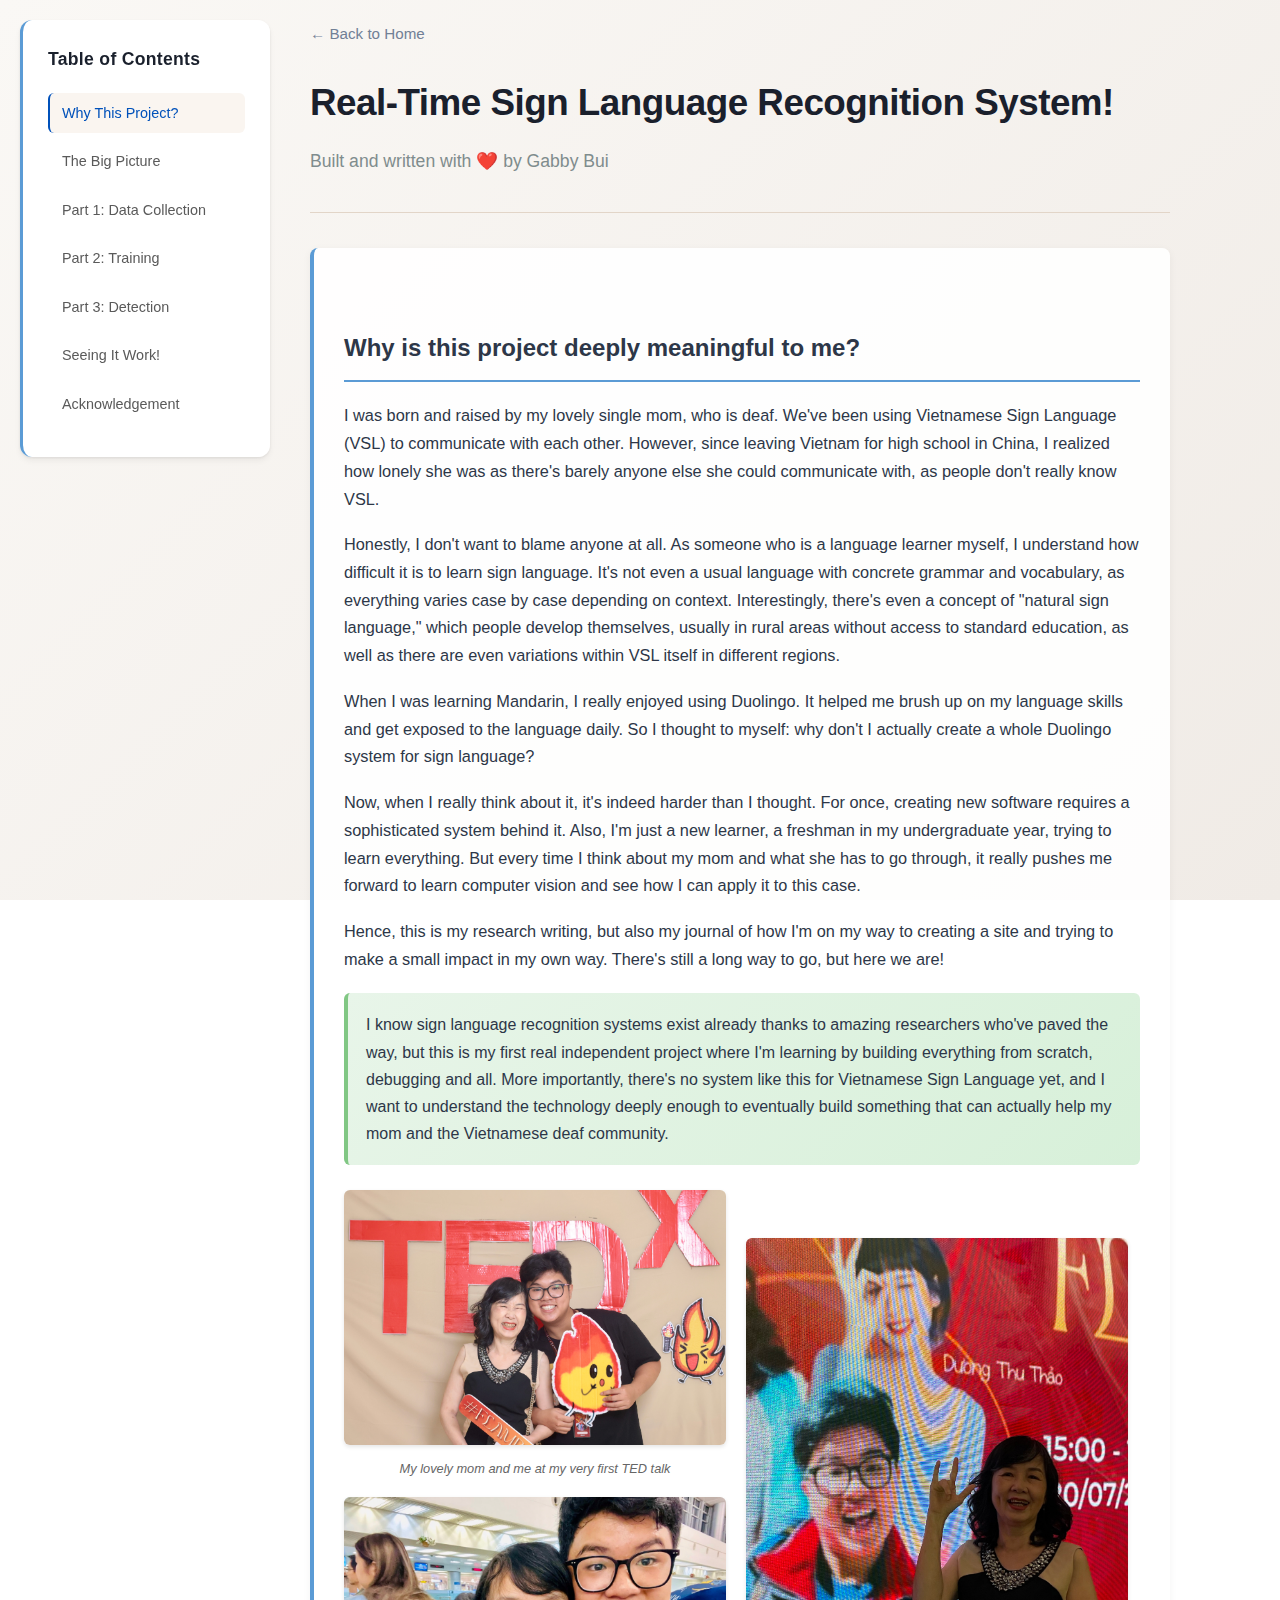
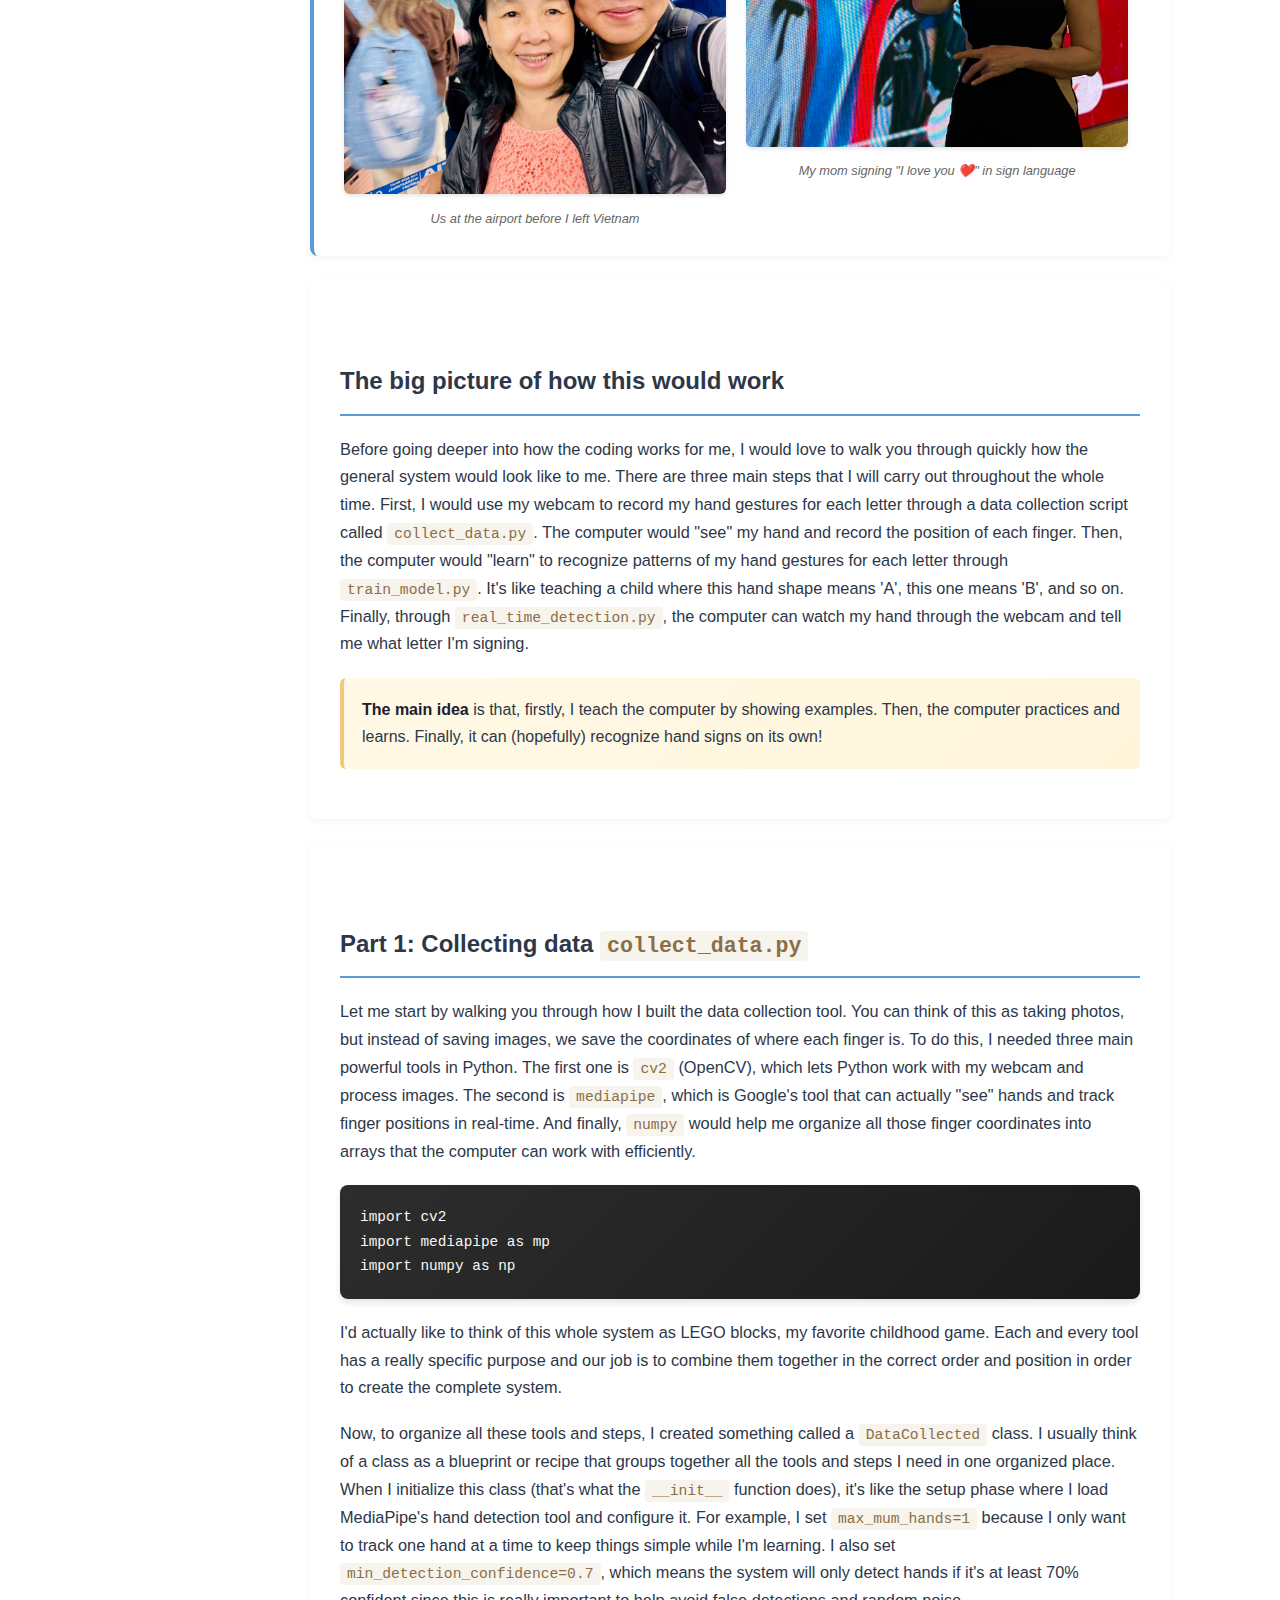
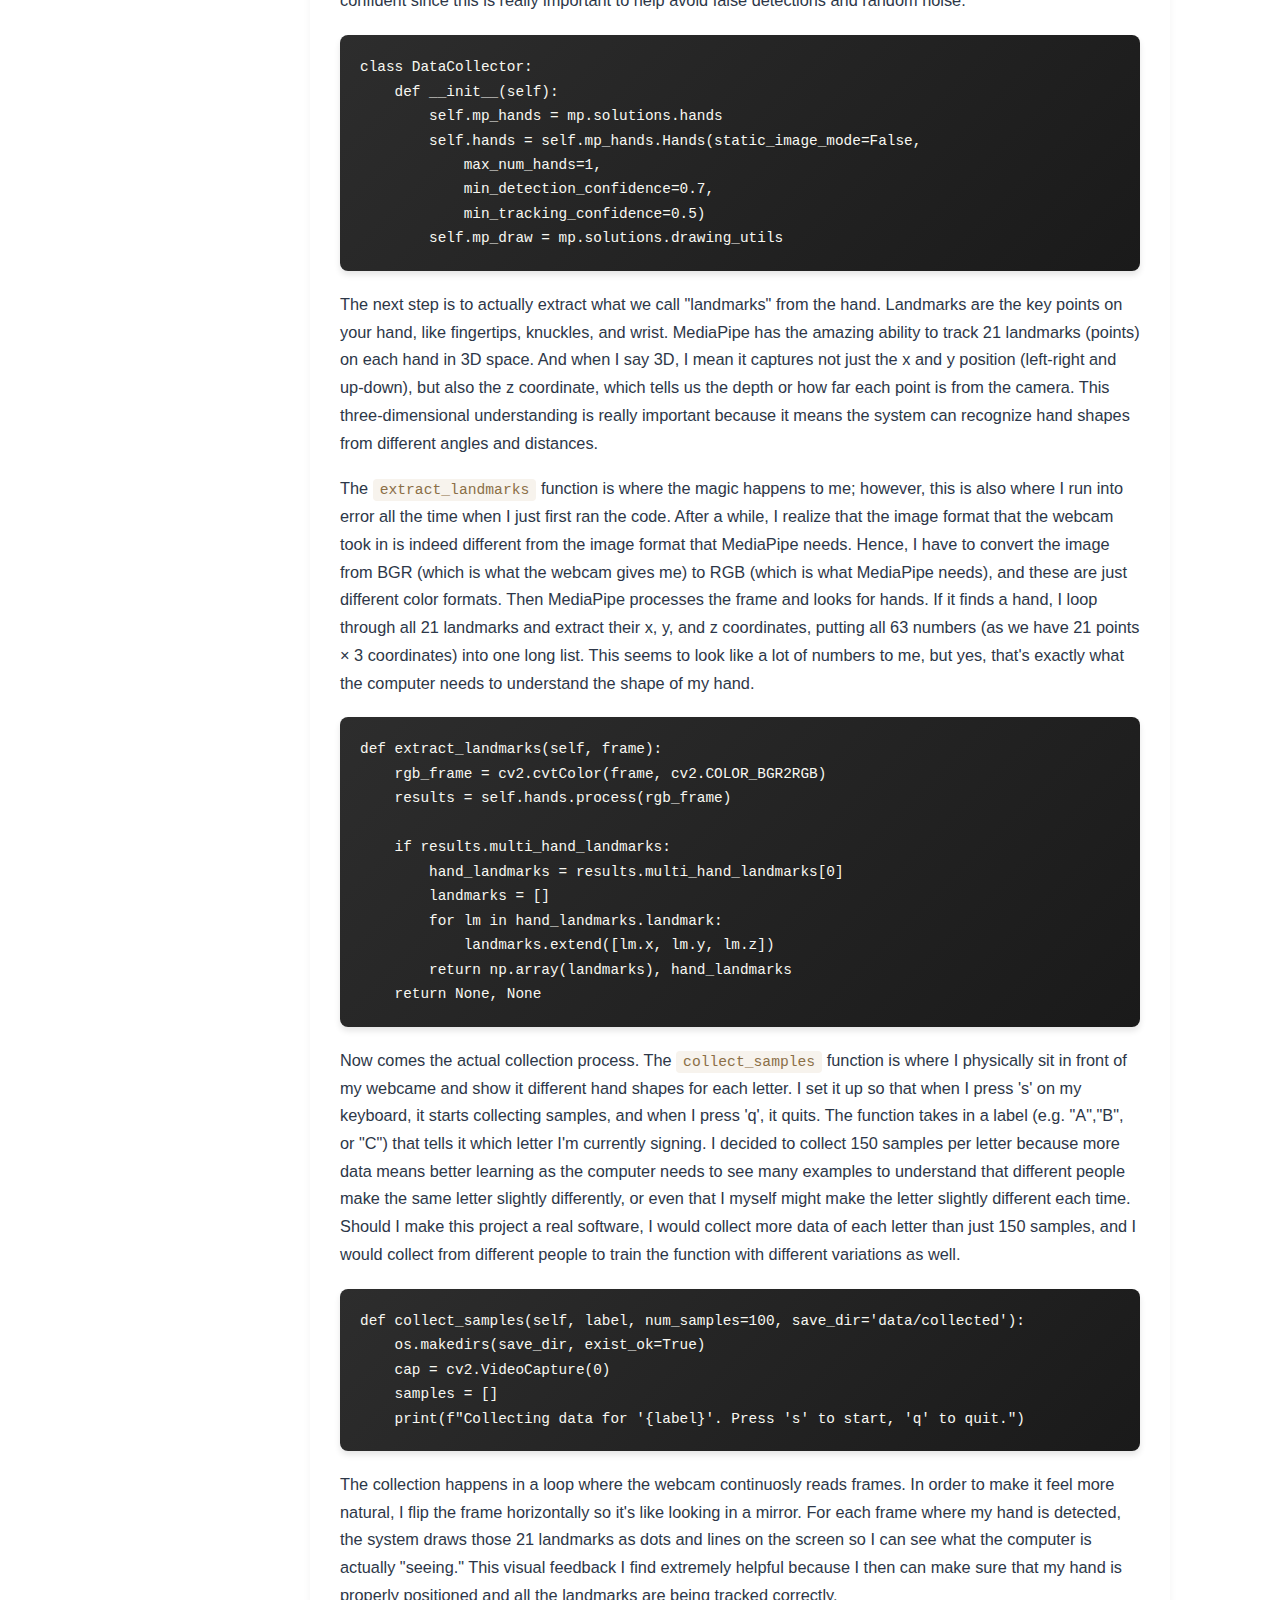
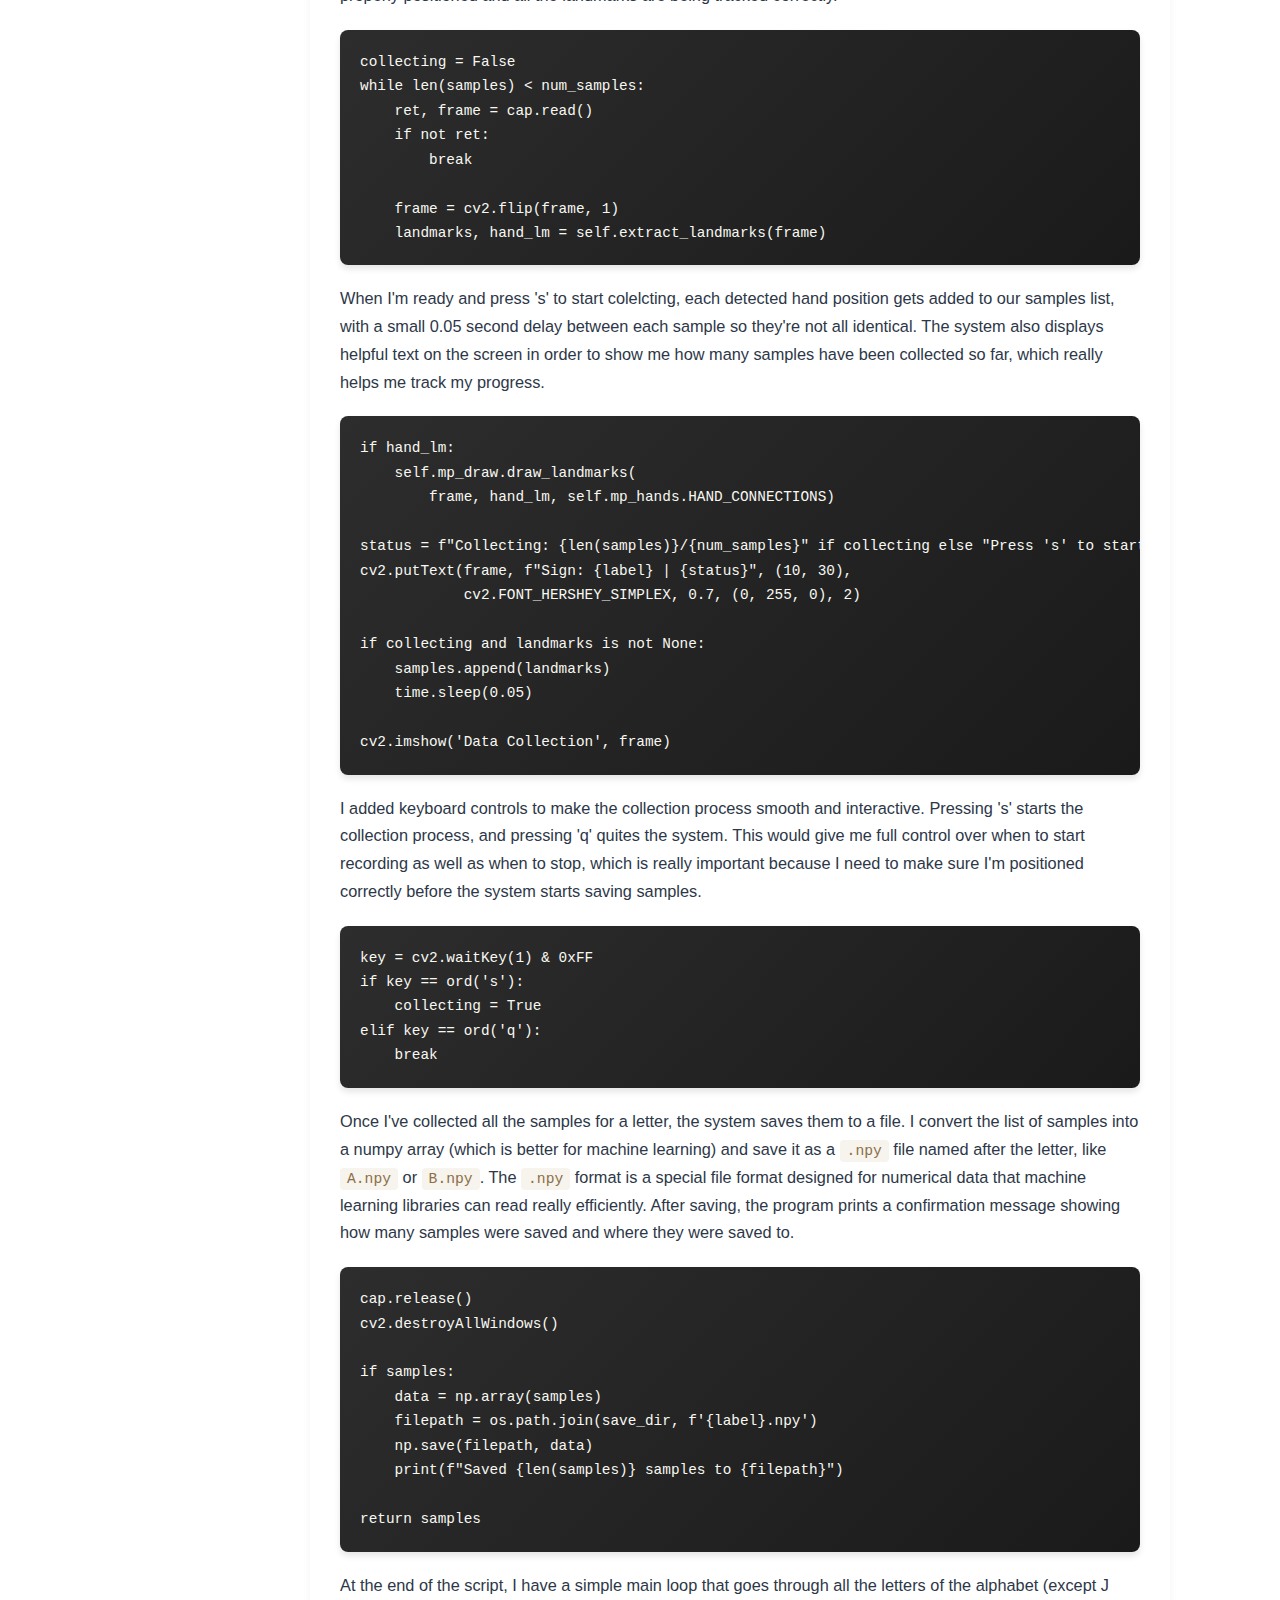
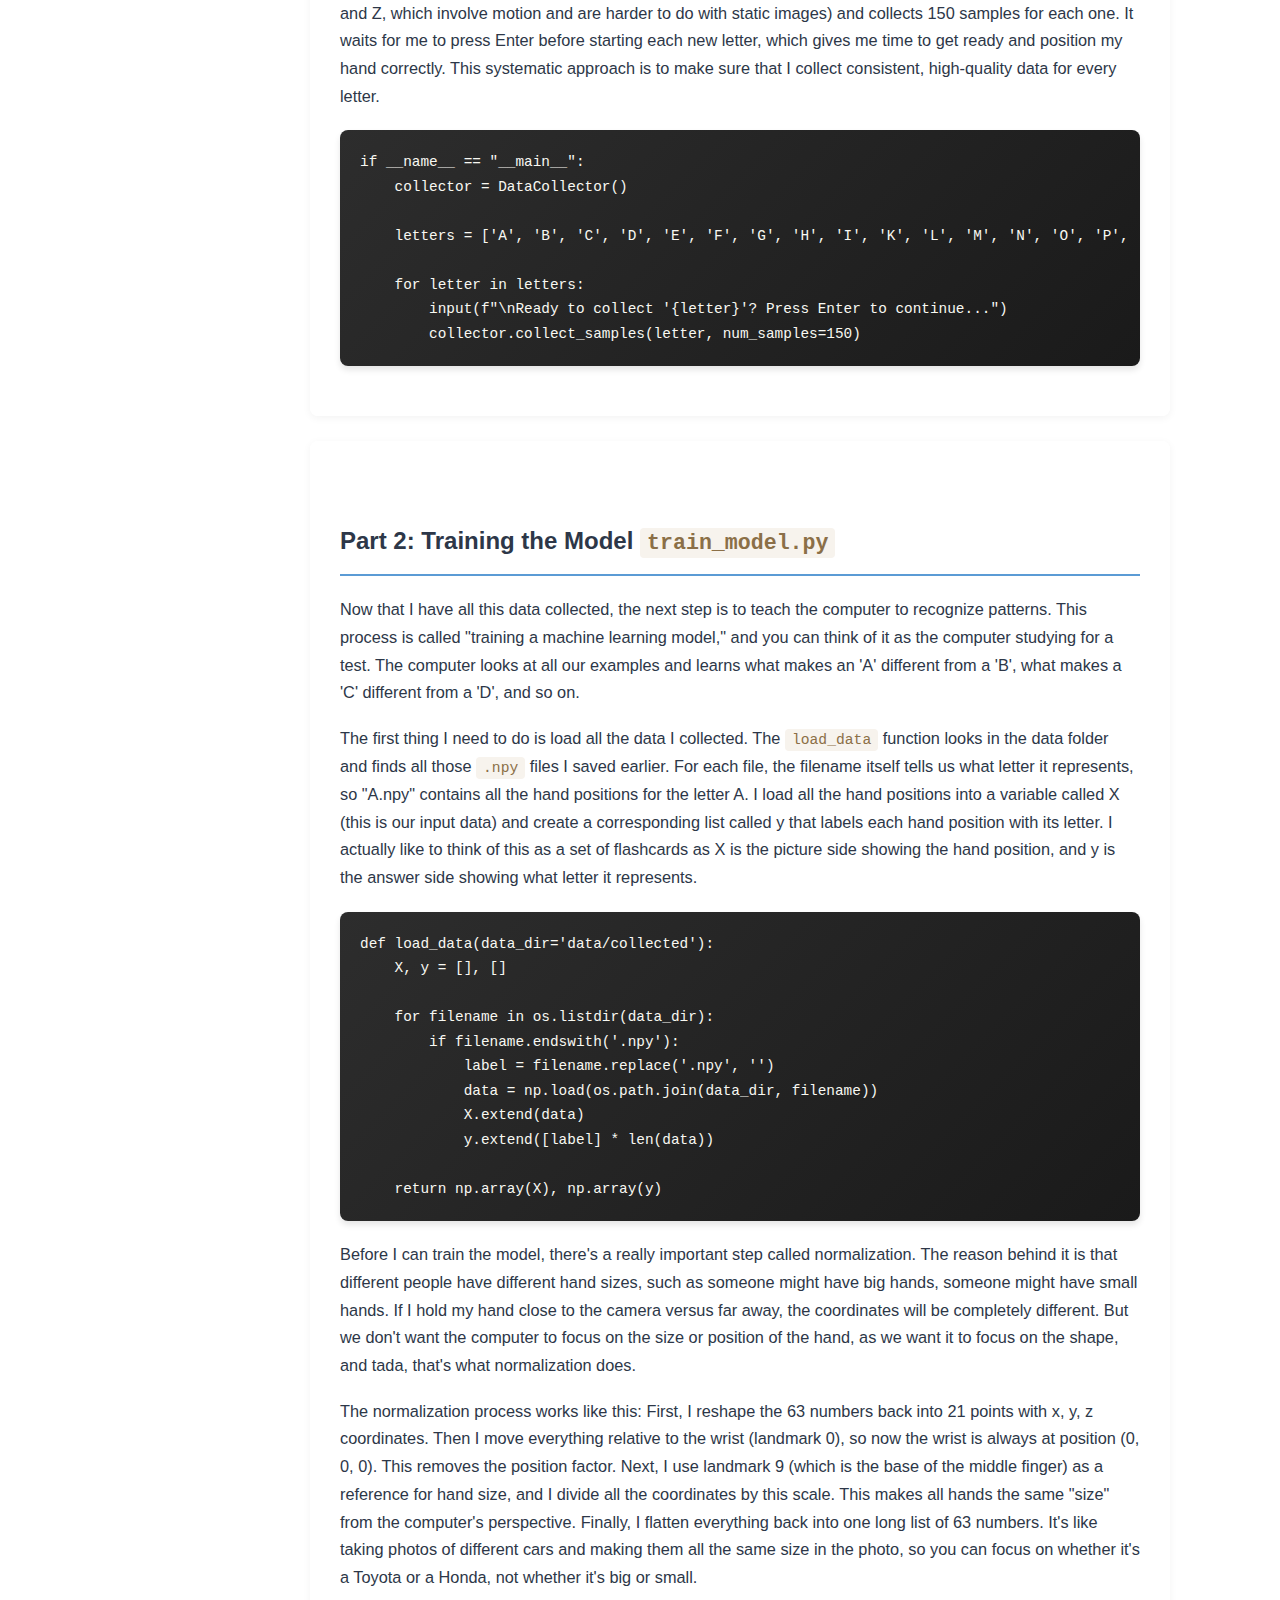
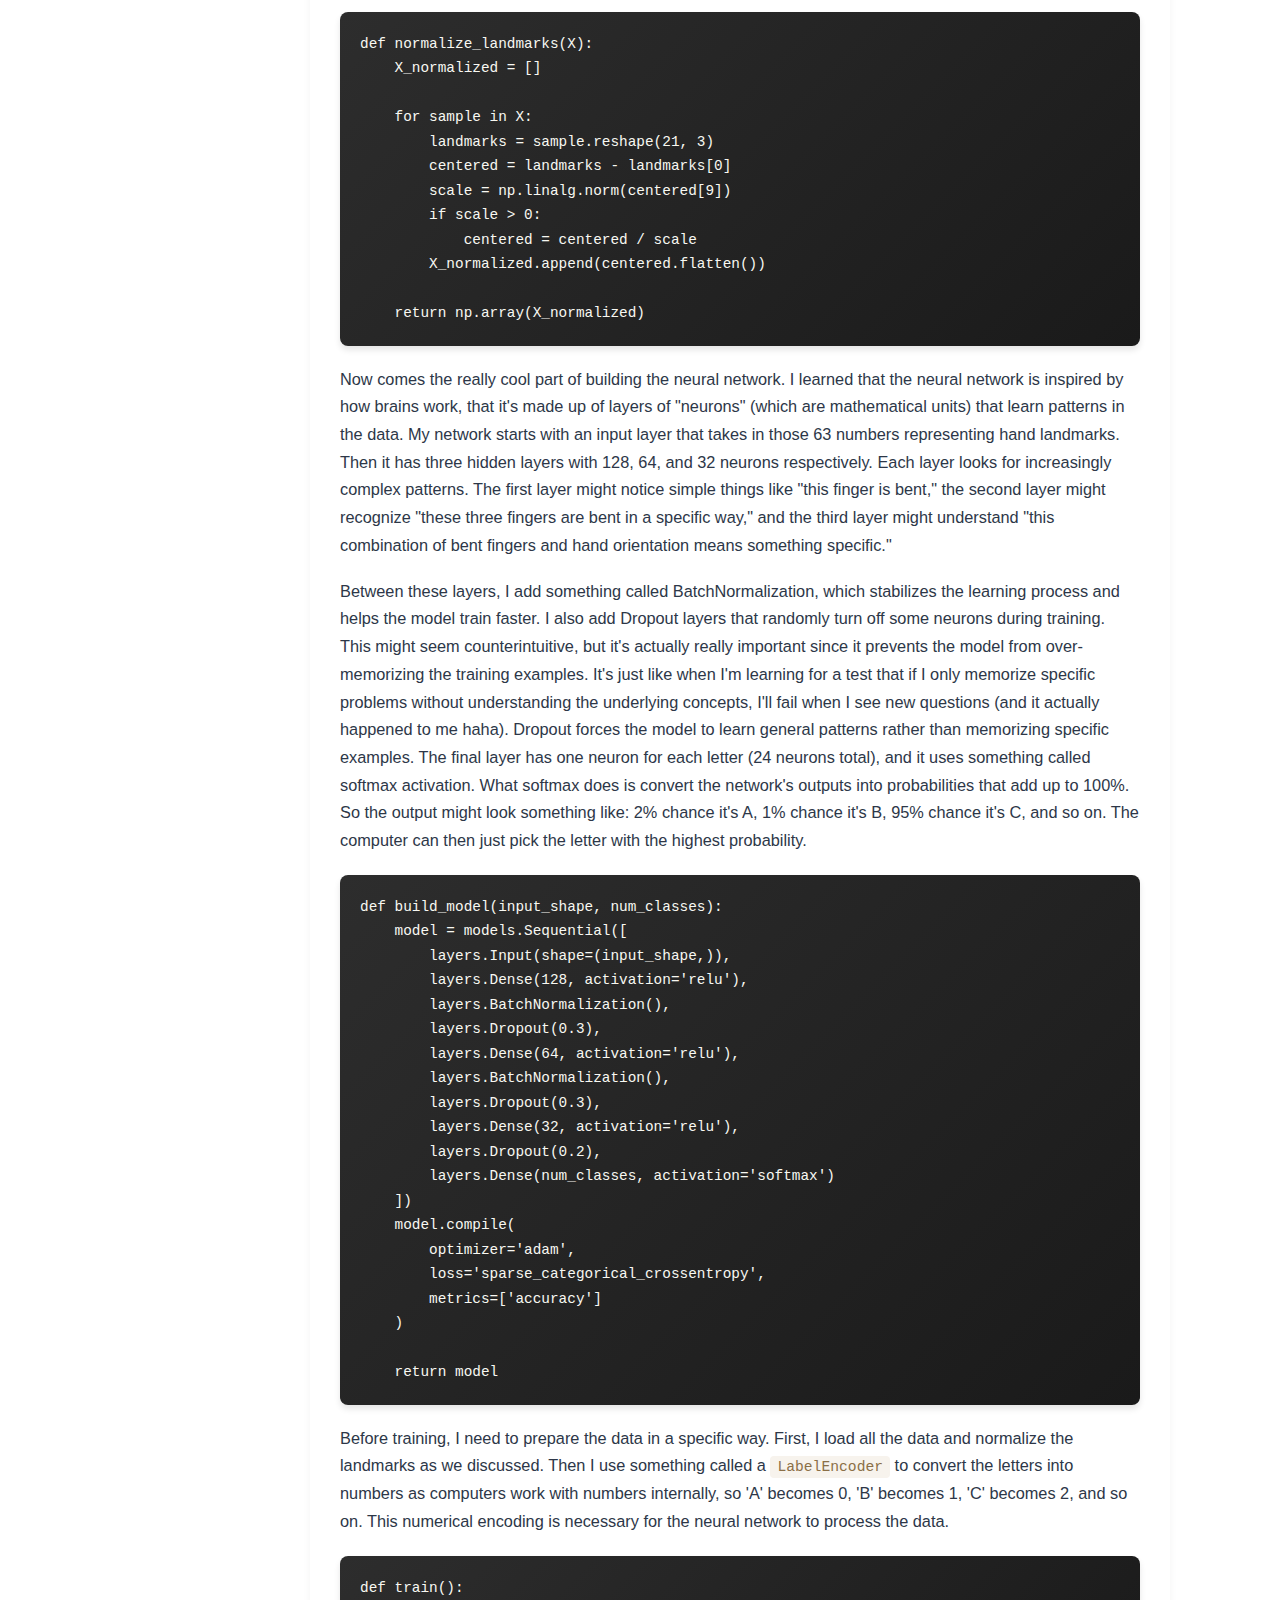
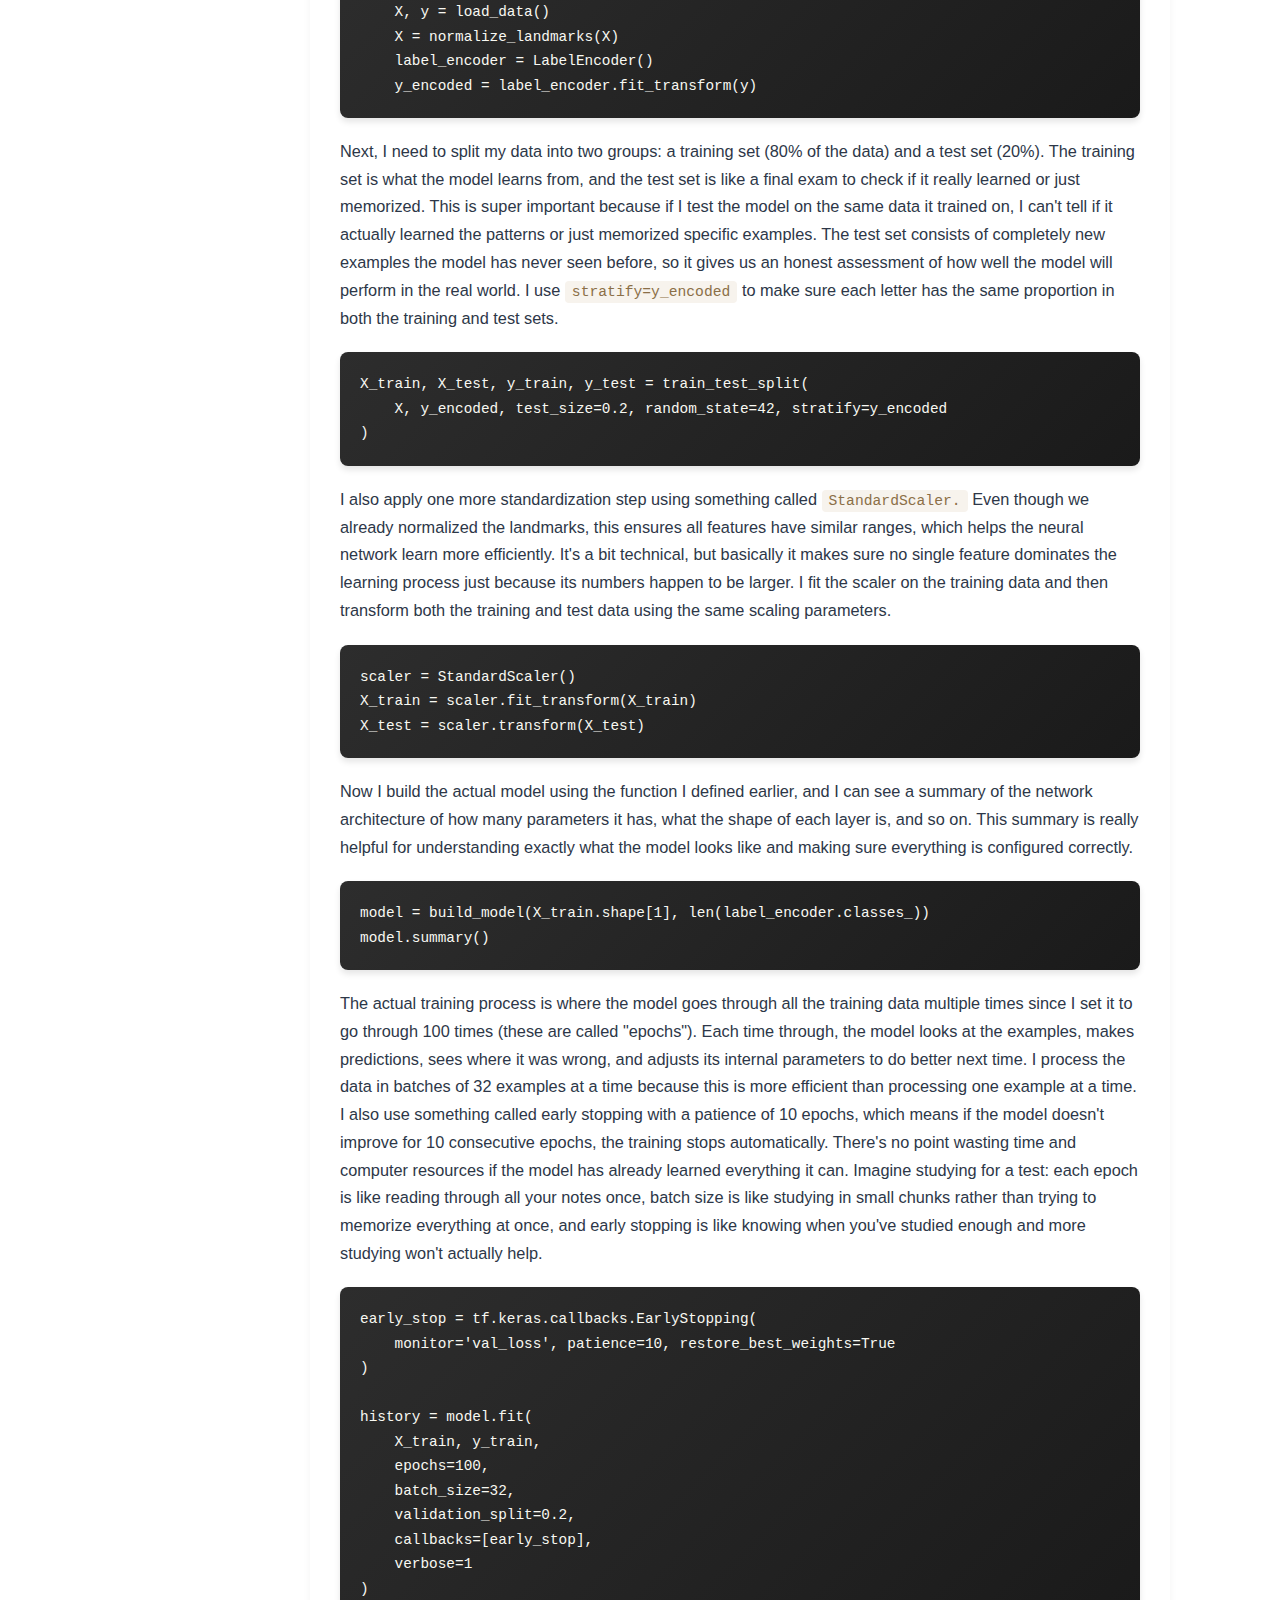
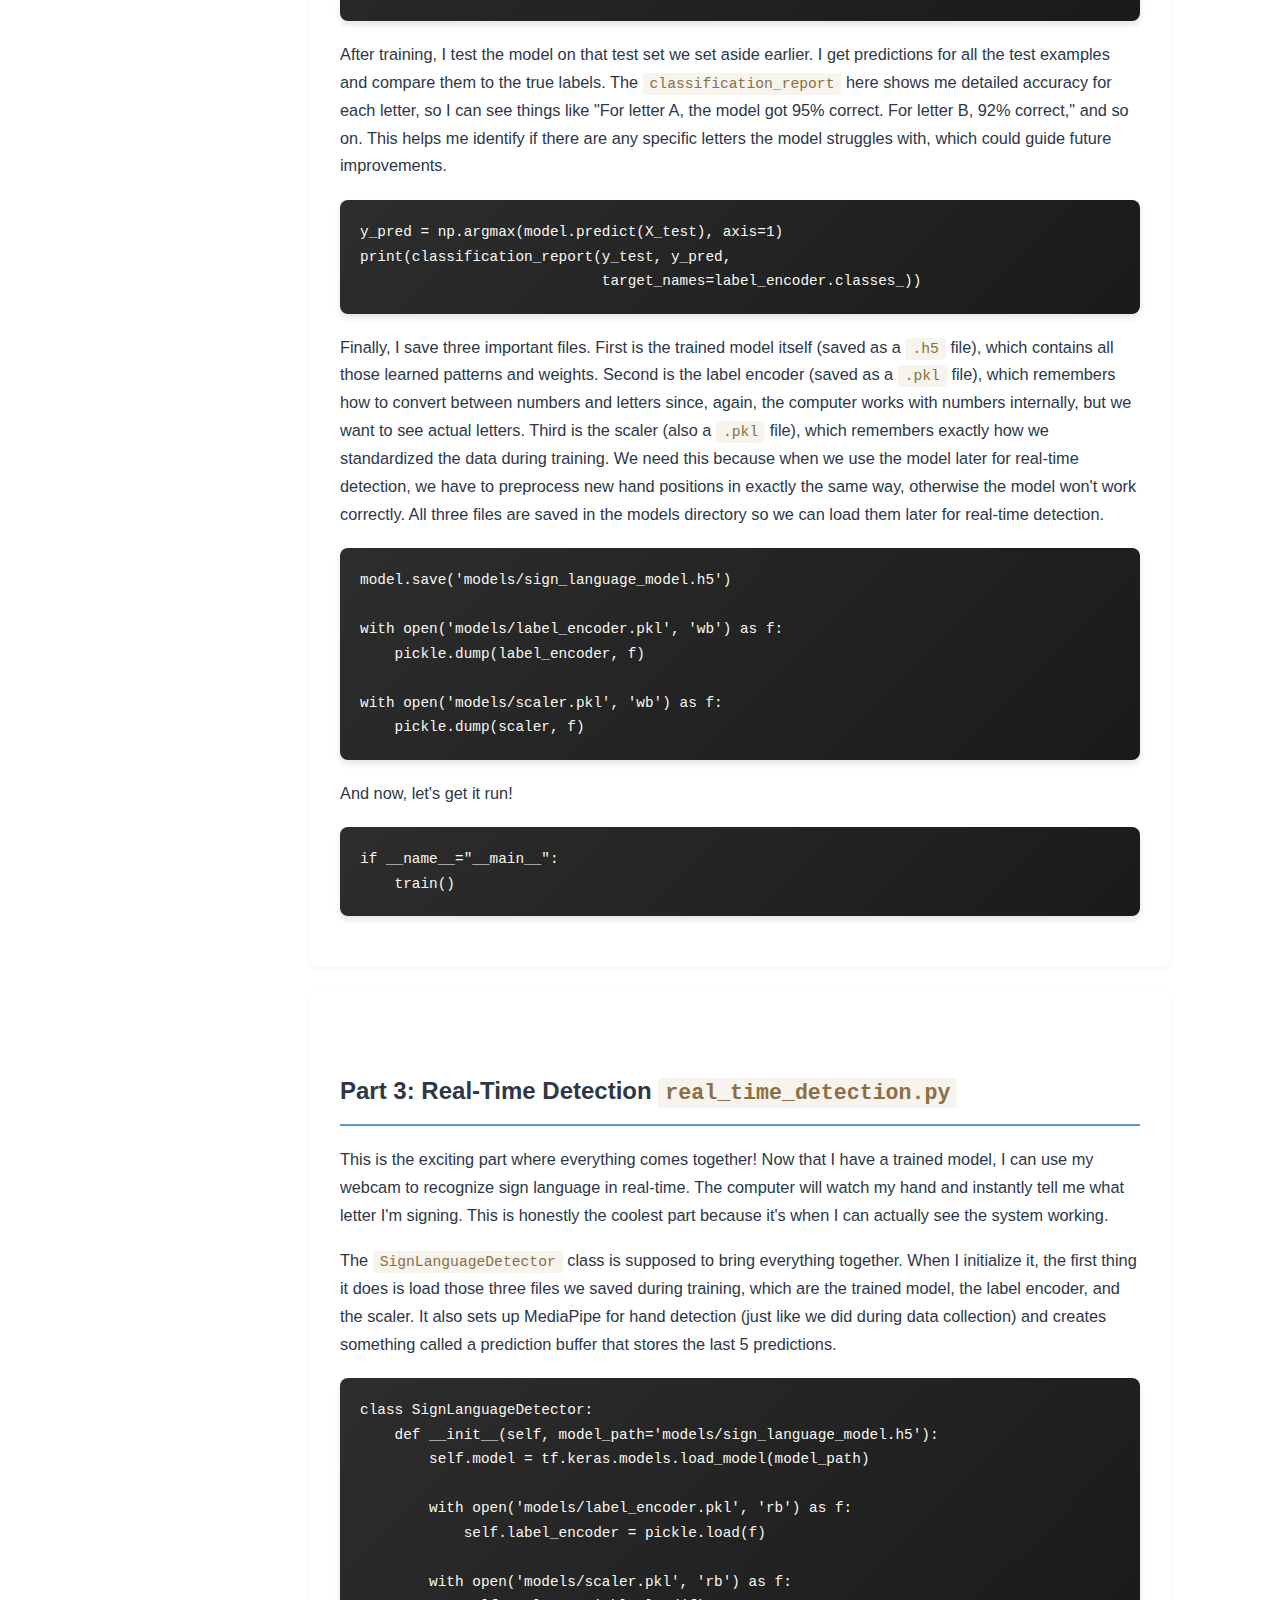
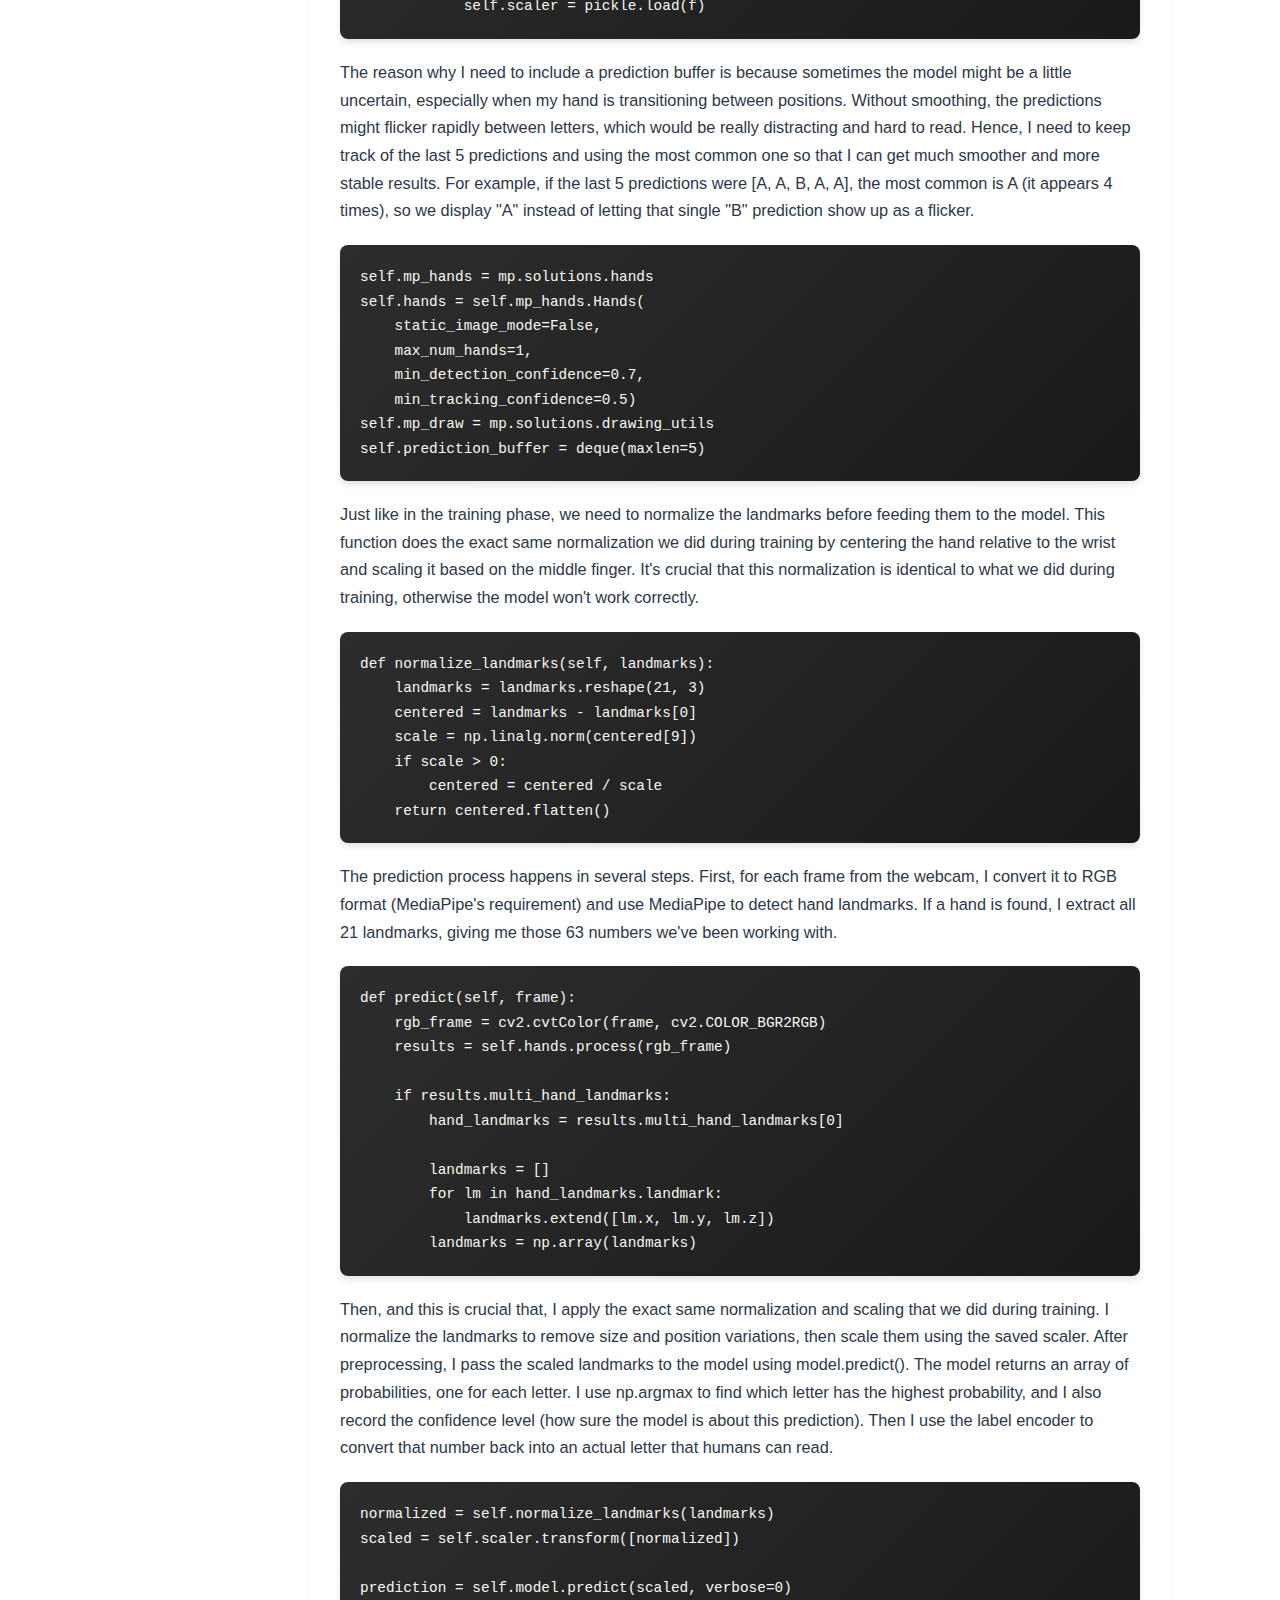
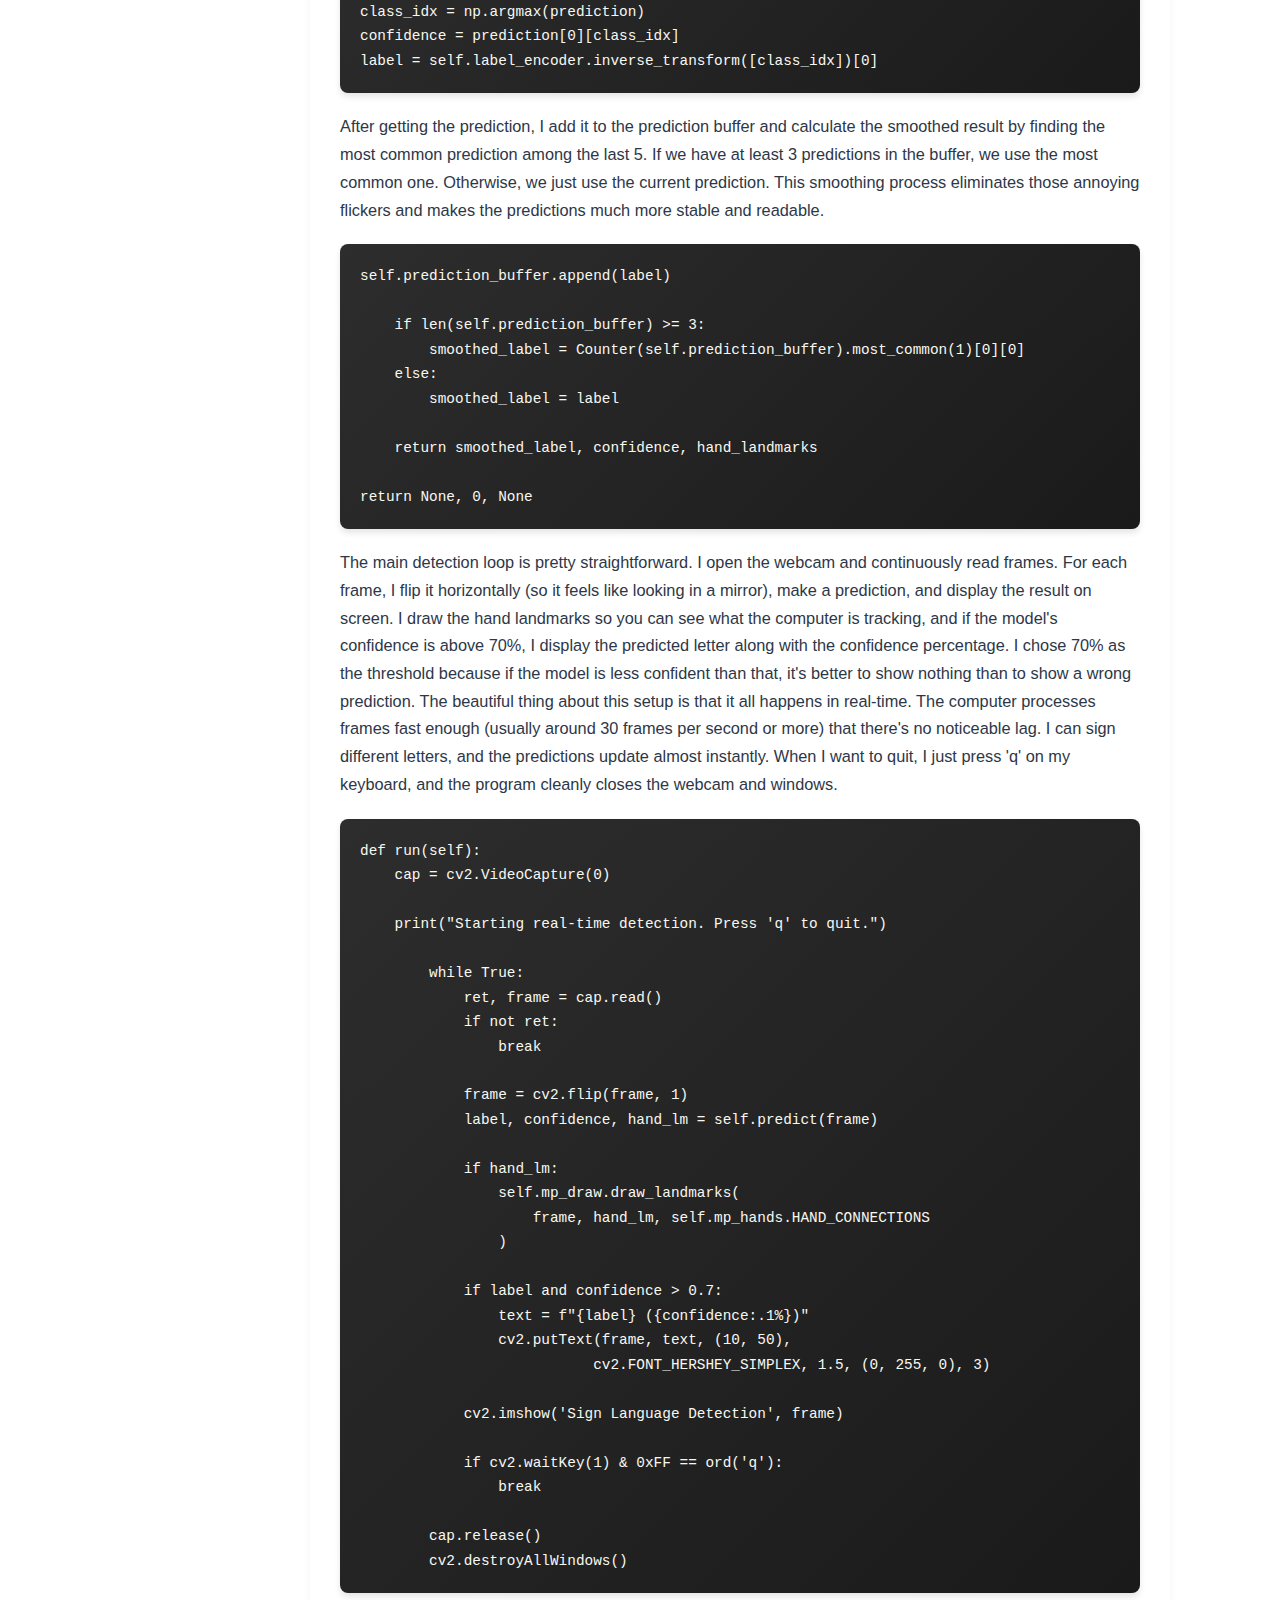
<file: sign-language2.html>
<!DOCTYPE html>
<html lang="en">
<head>
    <meta charset="UTF-8">
    <meta name="viewport" content="width=device-width, initial-scale=1.0">
    <title>Real-Time Sign Language Recognition - Gabby Bui</title>
    <style>
        * {
            margin: 0;
            padding: 0;
            box-sizing: border-box;
        }
        
        body {
            font-family: -apple-system, BlinkMacSystemFont, 'Segoe UI', Arial, sans-serif;
            line-height: 1.7;
            color: #2d3748;
            background: linear-gradient(135deg, #faf8f5 0%, #f0ebe6 100%);
            background-attachment: fixed;
        }
        
        .page-wrapper {
            display: flex;
            max-width: 1400px;
            margin: 0 auto;
        }

        .toc-sidebar {
            width: 250px;
            position: sticky;
            top: 20px;
            height: fit-content;
            padding: 25px;
            background: rgba(255, 255, 255, 0.95);
            border-radius: 12px;
            box-shadow: 0 4px 6px rgba(0,0,0,0.05), 0 1px 3px rgba(0,0,0,0.08);
            margin: 20px;
            flex-shrink: 0;
            border-left: 3px solid #5B9BD5;
        }

        .toc-sidebar h3 {
            margin-top: 0;
            margin-bottom: 18px;
            font-size: 1.1em;
            color: #1a202c;
            font-weight: 600;
            letter-spacing: 0.3px;
        }

        .toc-sidebar ul {
            list-style: none;
            padding: 0;
            margin: 0;
        }

        .toc-sidebar li {
            margin-bottom: 8px;
        }

        .toc-sidebar a {
            color: #5a5a5a;
            text-decoration: none;
            display: block;
            padding: 8px 12px;
            border-radius: 6px;
            transition: all 0.2s ease;
            font-size: 0.9em;
            border-left: 2px solid transparent;
        }

        .toc-sidebar a:hover {
            background-color: #faf5f0;
            color: #0051BA;
            transform: translateX(3px);
        }

        .toc-sidebar a.active {
            background-color: #faf5f0;
            color: #0051BA;
            border-left: 2px solid #0051BA;
            font-weight: 500;
        }

        .main-content {
            flex: 1;
            max-width: 900px;
            padding: 20px;
        }

        @media (max-width: 1024px) {
            .toc-sidebar {
                display: none;
            }
        }

        .breadcrumb {
            margin-bottom: 25px;
        }

        .breadcrumb a {
            color: #718096;
            text-decoration: none;
            font-size: 0.95em;
            transition: color 0.2s;
        }

        .breadcrumb a:hover {
            color: #0051BA;
        }
        
        h1 {
            color: #1a202c;
            margin-bottom: 12px;
            font-size: 2.3em;
            font-weight: 700;
            letter-spacing: -0.5px;
        }
        
        h2 {
            color: #2d3748;
            margin-top: 50px;
            margin-bottom: 20px;
            border-bottom: 2px solid #5B9BD5;
            padding-bottom: 12px;
            scroll-margin-top: 20px;
            font-weight: 600;
        }
        
        h3 {
            color: #555;
            margin-top: 30px;
            margin-bottom: 10px;
        }
        
        h4 {
            color: #666;
            margin-top: 20px;
            margin-bottom: 10px;
        }
        
        p {
            margin-bottom: 18px;
            font-size: 1.02em;
        }
        
        code {
            background-color: #f7f3ed;
            padding: 3px 7px;
            border-radius: 4px;
            font-family: 'Courier New', monospace;
            font-size: 0.9em;
            color: #8b6f47;
        }
        
        pre {
            background: linear-gradient(135deg, #2d2d2d 0%, #1a1a1a 100%);
            color: #f8f8f2;
            padding: 20px;
            border-radius: 8px;
            overflow-x: auto;
            margin: 20px 0;
            box-shadow: 0 4px 6px rgba(0,0,0,0.1);
        }
        
        pre code {
            background-color: transparent;
            color: #f8f8f2;
            padding: 0;
        }
        
        ul, ol {
            margin-left: 30px;
            margin-bottom: 18px;
        }
        
        li {
            margin-bottom: 10px;
        }
        
        .motivation {
            background: rgba(255, 255, 255, 0.9);
            padding: 30px;
            border-left: 4px solid #5B9BD5;
            margin: 25px 0;
            border-radius: 8px;
            box-shadow: 0 2px 8px rgba(0,0,0,0.05);
        }
        
        .section {
            background: rgba(255, 255, 255, 0.9);
            padding: 30px;
            margin: 25px 0;
            border-radius: 8px;
            box-shadow: 0 2px 8px rgba(0,0,0,0.05);
        }
        
        .analogy {
            background: linear-gradient(135deg, #fff9e6 0%, #fff5db 100%);
            padding: 18px;
            border-left: 4px solid #f0c97d;
            margin: 20px 0;
            border-radius: 6px;
        }
        
        .important {
            background: linear-gradient(135deg, #e8f5e9 0%, #d7f0d9 100%);
            padding: 18px;
            border-left: 4px solid #81c784;
            margin: 20px 0;
            border-radius: 6px;
        }
        
        .technical {
            background: linear-gradient(135deg, #e3f2fd 0%, #d1e8f7 100%);
            padding: 18px;
            border-left: 4px solid #64b5f6;
            margin: 20px 0;
            border-radius: 6px;
        }
        
        strong {
            color: #1a202c;
            font-weight: 600;
        }
        
        a {
            color: #0051BA;
            text-decoration: none;
            transition: color 0.2s;
        }
        
        a:hover {
            color: #8b6f47;
            text-decoration: underline;
        }
        
        hr {
            border: none;
            border-top: 1px solid #e2d5c8;
            margin: 35px 0;
        }

        figure {
            margin: 20px 0;
        }

        figcaption {
            font-style: italic;
            color: #718096;
            margin-top: 8px;
        }

        img {
            transition: transform 0.3s ease;
        }

        img:hover {
            transform: scale(1.02);
        }
    </style>
</head>
<body>

<div class="page-wrapper">

    <aside class="toc-sidebar">
        <h3>Table of Contents</h3>
        <ul>
            <li><a href="#motivation" data-section="motivation">Why This Project?</a></li>
            <li><a href="#big-picture" data-section="big-picture">The Big Picture</a></li>
            <li><a href="#part1" data-section="part1">Part 1: Data Collection</a></li>
            <li><a href="#part2" data-section="part2">Part 2: Training</a></li>
            <li><a href="#part3" data-section="part3">Part 3: Detection</a></li>
            <li><a href="#seeing-it-work" data-section="seeing-it-work">Seeing It Work!</a></li>
            <li><a href="#acknowledgement" data-section="acknowledgement">Acknowledgement</a></li>
        </ul>
    </aside>

    <div class="main-content">

    <div class="container">
        <nav class="breadcrumb">
            <a href="index.html">← Back to Home</a>
        </nav>
        
<h1>Real-Time Sign Language Recognition System!</h1>
<p style="color: #7f8c8d; font-size: 1.1em;">Built and written with ❤️ by Gabby Bui</p>

<hr>

<div class="motivation">
    <h2 id="motivation">Why is this project deeply meaningful to me?</h2>
    
    <p>I was born and raised by my lovely single mom, who is deaf. We've been using Vietnamese Sign Language (VSL) to communicate with each other. However, since leaving Vietnam for high school in China, I realized how lonely she was as there's barely anyone else she could communicate with, as people don't really know VSL.</p>
    
    <p>Honestly, I don't want to blame anyone at all. As someone who is a language learner myself, I understand how difficult it is to learn sign language. It's not even a usual language with concrete grammar and vocabulary, as everything varies case by case depending on context. Interestingly, there's even a concept of "natural sign language," which people develop themselves, usually in rural areas without access to standard education, as well as there are even variations within VSL itself in different regions.</p>
    
    <p>When I was learning Mandarin, I really enjoyed using Duolingo. It helped me brush up on my language skills and get exposed to the language daily. So I thought to myself: why don't I actually create a whole Duolingo system for sign language?</p>
    
    <p>Now, when I really think about it, it's indeed harder than I thought. For once, creating new software requires a sophisticated system behind it. Also, I'm just a new learner, a freshman in my undergraduate year, trying to learn everything. But every time I think about my mom and what she has to go through, it really pushes me forward to learn computer vision and see how I can apply it to this case.</p>
    
    <p>Hence, this is my research writing, but also my journal of how I'm on my way to creating a site and trying to make a small impact in my own way. There's still a long way to go, but here we are!</p>

    <div class="important">
        I know sign language recognition systems exist already thanks to amazing researchers who've paved the way, but this is my first real independent project where I'm learning by building everything from scratch, debugging and all. More importantly, there's no system like this for Vietnamese Sign Language yet, and I want to understand the technology deeply enough to eventually build something that can actually help my mom and the Vietnamese deaf community.
    </div>

    <div style="display: flex; gap: 20px; margin-top: 25px;">
    
        <div style="width: 48%; display: flex; flex-direction: column; gap: 20px;">
        
            <figure style="margin: 0; text-align: center; width: 100%;">
                <img src="my-mom-and-i2.jpg" alt="Gabby and her mom" style="width: 100%; height: auto; border-radius: 6px; box-shadow: 0 2px 4px rgba(0,0,0,0.1);">
                <figcaption style="margin-top: 8px; font-size: 0.8em; color: #666; font-style: italic; line-height: 1.2;">
                    My lovely mom and me at my very first TED talk
                </figcaption>
            </figure>

            <figure style="margin: 0; text-align: center; width: 100%;">
                <img src="mom-airport.png" alt="Selfie with mom" style="width: 100%; height: auto; border-radius: 6px; box-shadow: 0 2px 4px rgba(0,0,0,0.1);">
                <figcaption style="margin-top: 8px; font-size: 0.8em; color: #666; font-style: italic; line-height: 1.2;">
                    Us at the airport before I left Vietnam
                </figcaption>
            </figure>

        </div>

        <div style="width: 48%; display: flex; flex-direction: column; justify-content: center;">
        
            <figure style="margin: 0; text-align: center; width: 100%;">
                <img src="my-mom2.jpg" alt="Mom signing I love you" style="width: 100%; height: auto; border-radius: 6px; box-shadow: 0 2px 4px rgba(0,0,0,0.1);">
                <figcaption style="margin-top: 8px; font-size: 0.8em; color: #666; font-style: italic; line-height: 1.2;">
                    My mom signing "I love you ❤️" in sign language
                </figcaption>
            </figure>

        </div>

    </div>
</div>

<div class="section">
    <h2 id="big-picture">The big picture of how this would work</h2>

    <p>Before going deeper into how the coding works for me, I would love to walk you through quickly how the general system would look like to me. There are three main steps that I will carry out throughout the whole time. First, I would use my webcam to record my hand gestures for each letter through a data collection script called <code>collect_data.py</code>. The computer would "see" my hand and record the position of each finger. Then, the computer would "learn" to recognize patterns of my hand gestures for each letter through <code>train_model.py</code>. It's like teaching a child where this hand shape means 'A', this one means 'B', and so on. Finally, through <code>real_time_detection.py</code>, the computer can watch my hand through the webcam and tell me what letter I'm signing.
    
    <div class="analogy">
        <strong>The main idea</strong> is that, firstly, I teach the computer by showing examples. Then, the computer practices and learns. Finally, it can (hopefully) recognize hand signs on its own!
    </div>
</div>

<div class="section">
    <h2 id="part1">Part 1: Collecting data <code>collect_data.py</code></h2>
    
    <p>Let me start by walking you through how I built the data collection tool. You can think of this as taking photos, but instead of saving images, we save the coordinates of where each finger is. To do this, I needed three main powerful tools in Python. The first one is <code>cv2</code> (OpenCV), which lets Python work with my webcam and process images. The second is <code>mediapipe</code>, which is Google's tool that can actually "see" hands and track finger positions in real-time. And finally, <code>numpy</code> would help me organize all those finger coordinates into arrays that the computer can work with efficiently.</p>
    
    <pre><code>import cv2
import mediapipe as mp
import numpy as np</code></pre>
    
    <p>I'd actually like to think of this whole system as LEGO blocks, my favorite childhood game. Each and every tool has a really specific purpose and our job is to combine them together in the correct order and position in order to create the complete system.</p>

    <p>Now, to organize all these tools and steps, I created something called a <code>DataCollected</code> class. I usually think of a class as a blueprint or recipe that groups together all the tools and steps I need in one organized place. When I initialize this class (that's what the <code>__init__</code> function does), it's like the setup phase where I load MediaPipe's hand detection tool and configure it. For example, I set <code>max_mum_hands=1</code> because I only want to track one hand at a time to keep things simple while I'm learning. I also set <code>min_detection_confidence=0.7</code>, which means the system will only detect hands if it's at least 70% confident since this is really important to help avoid false detections and random noise.</p>
    
    <pre><code>class DataCollector:
    def __init__(self):
        self.mp_hands = mp.solutions.hands
        self.hands = self.mp_hands.Hands(static_image_mode=False,
            max_num_hands=1,
            min_detection_confidence=0.7,
            min_tracking_confidence=0.5)
        self.mp_draw = mp.solutions.drawing_utils</code></pre>
    
    <p>The next step is to actually extract what we call "landmarks" from the hand. Landmarks are the key points on your hand, like fingertips, knuckles, and wrist. MediaPipe has the amazing ability to track 21 landmarks (points) on each hand in 3D space. And when I say 3D, I mean it captures not just the x and y position (left-right and up-down), but also the z coordinate, which tells us the depth or how far each point is from the camera. This three-dimensional understanding is really important because it means the system can recognize hand shapes from different angles and distances.</p>

    <p>The <code>extract_landmarks</code> function is where the magic happens to me; however, this is also where I run into error all the time when I just first ran the code. After a while, I realize that the image format that the webcam took in is indeed different from the image format that MediaPipe needs. Hence, I have to convert the image from BGR (which is what the webcam gives me) to RGB (which is what MediaPipe needs), and these are just different color formats. Then MediaPipe processes the frame and looks for hands. If it finds a hand, I loop through all 21 landmarks and extract their x, y, and z coordinates, putting all 63 numbers (as we have 21 points × 3 coordinates) into one long list. This seems to look like a lot of numbers to me, but yes, that's exactly what the computer needs to understand the shape of my hand.</p>
    
    <pre><code>def extract_landmarks(self, frame):
    rgb_frame = cv2.cvtColor(frame, cv2.COLOR_BGR2RGB)
    results = self.hands.process(rgb_frame)
    
    if results.multi_hand_landmarks:
        hand_landmarks = results.multi_hand_landmarks[0]
        landmarks = []
        for lm in hand_landmarks.landmark:
            landmarks.extend([lm.x, lm.y, lm.z])
        return np.array(landmarks), hand_landmarks
    return None, None</code></pre>
    
    <p>Now comes the actual collection process. The <code>collect_samples</code> function is where I physically sit in front of my webcame and show it different hand shapes for each letter. I set it up so that when I press 's' on my keyboard, it starts collecting samples, and when I press 'q', it quits. The function takes in a label (e.g. "A","B", or "C") that tells it which letter I'm currently signing. I decided to collect 150 samples per letter because more data means better learning as the computer needs to see many examples to understand that different people make the same letter slightly differently, or even that I myself might make the letter slightly different each time. Should I make this project a real software, I would collect more data of each letter than just 150 samples, and I would collect from different people to train the function with different variations as well.</p>
    
    <pre><code>def collect_samples(self, label, num_samples=100, save_dir='data/collected'):
    os.makedirs(save_dir, exist_ok=True)
    cap = cv2.VideoCapture(0)
    samples = []
    print(f"Collecting data for '{label}'. Press 's' to start, 'q' to quit.")</code></pre>
    
    <p>The collection happens in a loop where the webcam continuosly reads frames. In order to make it feel more natural, I flip the frame horizontally so it's like looking in a mirror. For each frame where my hand is detected, the system draws those 21 landmarks as dots and lines on the screen so I can see what the computer is actually "seeing." This visual feedback I find extremely helpful because I then can make sure that my hand is properly positioned and all the landmarks are being tracked correctly.</p>
    
    <pre><code>collecting = False
while len(samples) < num_samples:
    ret, frame = cap.read()
    if not ret:
        break
    
    frame = cv2.flip(frame, 1)
    landmarks, hand_lm = self.extract_landmarks(frame)</code></pre>
    
    <p>When I'm ready and press 's' to start colelcting, each detected hand position gets added to our samples list, with a small 0.05 second delay between each sample so they're not all identical. The system also displays helpful text on the screen in order to show me how many samples have been collected so far, which really helps me track my progress.</p>
    
    <pre><code>if hand_lm:
    self.mp_draw.draw_landmarks(
        frame, hand_lm, self.mp_hands.HAND_CONNECTIONS)
    
status = f"Collecting: {len(samples)}/{num_samples}" if collecting else "Press 's' to start"
cv2.putText(frame, f"Sign: {label} | {status}", (10, 30),
            cv2.FONT_HERSHEY_SIMPLEX, 0.7, (0, 255, 0), 2)
            
if collecting and landmarks is not None:
    samples.append(landmarks)
    time.sleep(0.05)
            
cv2.imshow('Data Collection', frame)</code></pre>
    
    <p>I added keyboard controls to make the collection process smooth and interactive. Pressing 's' starts the collection process, and pressing 'q' quites the system. This would give me full control over when to start recording as well as when to stop, which is really important because I need to make sure I'm positioned correctly before the system starts saving samples.</p>
    
    <pre><code>key = cv2.waitKey(1) & 0xFF
if key == ord('s'):
    collecting = True
elif key == ord('q'):
    break</code></pre>
    
    <p>Once I've collected all the samples for a letter, the system saves them to a file. I convert the list of samples into a numpy array (which is better for machine learning) and save it as a <code>.npy</code> file named after the letter, like <code>A.npy</code> or <code>B.npy</code>. The <code>.npy</code> format is a special file format designed for numerical data that machine learning libraries can read really efficiently. After saving, the program prints a confirmation message showing how many samples were saved and where they were saved to.</p>
    
    <pre><code>cap.release()
cv2.destroyAllWindows()
        
if samples:
    data = np.array(samples)
    filepath = os.path.join(save_dir, f'{label}.npy')
    np.save(filepath, data)
    print(f"Saved {len(samples)} samples to {filepath}")
        
return samples</code></pre>
    
    <p>At the end of the script, I have a simple main loop that goes through all the letters of the alphabet (except J and Z, which involve motion and are harder to do with static images) and collects 150 samples for each one. It waits for me to press Enter before starting each new letter, which gives me time to get ready and position my hand correctly. This systematic approach is to make sure that I collect consistent, high-quality data for every letter.</p>
    
    <pre><code>if __name__ == "__main__":
    collector = DataCollector()
    
    letters = ['A', 'B', 'C', 'D', 'E', 'F', 'G', 'H', 'I', 'K', 'L', 'M', 'N', 'O', 'P', 'Q', 'R', 'S', 'T', 'U', 'V', 'W', 'X', 'Y']
    
    for letter in letters:
        input(f"\nReady to collect '{letter}'? Press Enter to continue...")
        collector.collect_samples(letter, num_samples=150)</code></pre>

</div>

<div class="section">
    <h2 id="part2">Part 2: Training the Model <code>train_model.py</code></h2>
    
    <p>Now that I have all this data collected, the next step is to teach the computer to recognize patterns. This process is called "training a machine learning model," and you can think of it as the computer studying for a test. The computer looks at all our examples and learns what makes an 'A' different from a 'B', what makes a 'C' different from a 'D', and so on.</p>

    <p>The first thing I need to do is load all the data I collected. The <code>load_data</code> function looks in the data folder and finds all those <code>.npy</code> files I saved earlier. For each file, the filename itself tells us what letter it represents, so "A.npy" contains all the hand positions for the letter A. I load all the hand positions into a variable called X (this is our input data) and create a corresponding list called y that labels each hand position with its letter. I actually like to think of this as a set of flashcards as X is the picture side showing the hand position, and y is the answer side showing what letter it represents.</p>
    
    <pre><code>def load_data(data_dir='data/collected'):
    X, y = [], []
    
    for filename in os.listdir(data_dir):
        if filename.endswith('.npy'):
            label = filename.replace('.npy', '')
            data = np.load(os.path.join(data_dir, filename))
            X.extend(data)
            y.extend([label] * len(data))
    
    return np.array(X), np.array(y)</code></pre>
    
    <p>Before I can train the model, there's a really important step called normalization. The reason behind it is that different people have different hand sizes, such as someone might have big hands, someone might have small hands. If I hold my hand close to the camera versus far away, the coordinates will be completely different. But we don't want the computer to focus on the size or position of the hand, as we want it to focus on the shape, and tada, that's what normalization does.</p>

    <p>The normalization process works like this: First, I reshape the 63 numbers back into 21 points with x, y, z coordinates. Then I move everything relative to the wrist (landmark 0), so now the wrist is always at position (0, 0, 0). This removes the position factor. Next, I use landmark 9 (which is the base of the middle finger) as a reference for hand size, and I divide all the coordinates by this scale. This makes all hands the same "size" from the computer's perspective. Finally, I flatten everything back into one long list of 63 numbers. It's like taking photos of different cars and making them all the same size in the photo, so you can focus on whether it's a Toyota or a Honda, not whether it's big or small.</p>
    
    <pre><code>def normalize_landmarks(X):
    X_normalized = []
    
    for sample in X:
        landmarks = sample.reshape(21, 3)
        centered = landmarks - landmarks[0]
        scale = np.linalg.norm(centered[9])
        if scale > 0:
            centered = centered / scale
        X_normalized.append(centered.flatten())
    
    return np.array(X_normalized)</code></pre>
    
    <p>Now comes the really cool part of building the neural network. I learned that the neural network is inspired by how brains work, that it's made up of layers of "neurons" (which are mathematical units) that learn patterns in the data. My network starts with an input layer that takes in those 63 numbers representing hand landmarks. Then it has three hidden layers with 128, 64, and 32 neurons respectively. Each layer looks for increasingly complex patterns. The first layer might notice simple things like "this finger is bent," the second layer might recognize "these three fingers are bent in a specific way," and the third layer might understand "this combination of bent fingers and hand orientation means something specific."</p>

    <p>Between these layers, I add something called BatchNormalization, which stabilizes the learning process and helps the model train faster. I also add Dropout layers that randomly turn off some neurons during training. This might seem counterintuitive, but it's actually really important since it prevents the model from over-memorizing the training examples. It's just like when I'm learning for a test that if I only memorize specific problems without understanding the underlying concepts, I'll fail when I see new questions (and it actually happened to me haha). Dropout forces the model to learn general patterns rather than memorizing specific examples. The final layer has one neuron for each letter (24 neurons total), and it uses something called softmax activation. What softmax does is convert the network's outputs into probabilities that add up to 100%. So the output might look something like: 2% chance it's A, 1% chance it's B, 95% chance it's C, and so on. The computer can then just pick the letter with the highest probability.</p>
    
    <pre><code>def build_model(input_shape, num_classes):
    model = models.Sequential([
        layers.Input(shape=(input_shape,)),
        layers.Dense(128, activation='relu'),
        layers.BatchNormalization(),
        layers.Dropout(0.3),
        layers.Dense(64, activation='relu'),
        layers.BatchNormalization(),
        layers.Dropout(0.3),
        layers.Dense(32, activation='relu'),
        layers.Dropout(0.2),
        layers.Dense(num_classes, activation='softmax')
    ])
    model.compile(
        optimizer='adam',
        loss='sparse_categorical_crossentropy',
        metrics=['accuracy']
    )
    
    return model</code></pre>
    
   <p>Before training, I need to prepare the data in a specific way. First, I load all the data and normalize the landmarks as we discussed. Then I use something called a <code>LabelEncoder</code> to convert the letters into numbers as computers work with numbers internally, so 'A' becomes 0, 'B' becomes 1, 'C' becomes 2, and so on. This numerical encoding is necessary for the neural network to process the data.</p>
    
    <pre><code>def train():
    X, y = load_data()
    X = normalize_landmarks(X)
    label_encoder = LabelEncoder()
    y_encoded = label_encoder.fit_transform(y)</code></pre>
    
    <p>Next, I need to split my data into two groups: a training set (80% of the data) and a test set (20%). The training set is what the model learns from, and the test set is like a final exam to check if it really learned or just memorized. This is super important because if I test the model on the same data it trained on, I can't tell if it actually learned the patterns or just memorized specific examples. The test set consists of completely new examples the model has never seen before, so it gives us an honest assessment of how well the model will perform in the real world. I use <code>stratify=y_encoded</code> to make sure each letter has the same proportion in both the training and test sets.</p>
    
    <pre><code>X_train, X_test, y_train, y_test = train_test_split(
    X, y_encoded, test_size=0.2, random_state=42, stratify=y_encoded
)</code></pre>
    
    <p>I also apply one more standardization step using something called <code>StandardScaler.</code> Even though we already normalized the landmarks, this ensures all features have similar ranges, which helps the neural network learn more efficiently. It's a bit technical, but basically it makes sure no single feature dominates the learning process just because its numbers happen to be larger. I fit the scaler on the training data and then transform both the training and test data using the same scaling parameters.</p>
    
    <pre><code>scaler = StandardScaler()
X_train = scaler.fit_transform(X_train)
X_test = scaler.transform(X_test)</code></pre>
    
    <p>Now I build the actual model using the function I defined earlier, and I can see a summary of the network architecture of how many parameters it has, what the shape of each layer is, and so on. This summary is really helpful for understanding exactly what the model looks like and making sure everything is configured correctly.</p>

    <pre><code>model = build_model(X_train.shape[1], len(label_encoder.classes_))
model.summary()</code></pre>

    <p>The actual training process is where the model goes through all the training data multiple times since I set it to go through 100 times (these are called "epochs"). Each time through, the model looks at the examples, makes predictions, sees where it was wrong, and adjusts its internal parameters to do better next time. I process the data in batches of 32 examples at a time because this is more efficient than processing one example at a time. I also use something called early stopping with a patience of 10 epochs, which means if the model doesn't improve for 10 consecutive epochs, the training stops automatically. There's no point wasting time and computer resources if the model has already learned everything it can. Imagine studying for a test: each epoch is like reading through all your notes once, batch size is like studying in small chunks rather than trying to memorize everything at once, and early stopping is like knowing when you've studied enough and more studying won't actually help.</p>
    
    <pre><code>early_stop = tf.keras.callbacks.EarlyStopping(
    monitor='val_loss', patience=10, restore_best_weights=True
)

history = model.fit(
    X_train, y_train,
    epochs=100,
    batch_size=32,
    validation_split=0.2,
    callbacks=[early_stop],
    verbose=1
)</code></pre>
    
    <p>After training, I test the model on that test set we set aside earlier. I get predictions for all the test examples and compare them to the true labels. The <code>classification_report</code> here shows me detailed accuracy for each letter, so I can see things like "For letter A, the model got 95% correct. For letter B, 92% correct," and so on. This helps me identify if there are any specific letters the model struggles with, which could guide future improvements.</p>
    
    <pre><code>y_pred = np.argmax(model.predict(X_test), axis=1)
print(classification_report(y_test, y_pred, 
                            target_names=label_encoder.classes_))</code></pre>
    
    <p>Finally, I save three important files. First is the trained model itself (saved as a <code>.h5</code> file), which contains all those learned patterns and weights. Second is the label encoder (saved as a <code>.pkl</code> file), which remembers how to convert between numbers and letters since, again, the computer works with numbers internally, but we want to see actual letters. Third is the scaler (also a <code>.pkl</code> file), which remembers exactly how we standardized the data during training. We need this because when we use the model later for real-time detection, we have to preprocess new hand positions in exactly the same way, otherwise the model won't work correctly. All three files are saved in the models directory so we can load them later for real-time detection.</p>
    
    <pre><code>model.save('models/sign_language_model.h5')

with open('models/label_encoder.pkl', 'wb') as f:
    pickle.dump(label_encoder, f)

with open('models/scaler.pkl', 'wb') as f:
    pickle.dump(scaler, f)</code></pre>

    <p>And now, let's get it run!</p>
    
    <pre><code>if __name__="__main__":
    train()</code></pre>

</div>

<div class="section">
    <h2 id="part3">Part 3: Real-Time Detection <code>real_time_detection.py</code></h2>
    
    <p>This is the exciting part where everything comes together! Now that I have a trained model, I can use my webcam to recognize sign language in real-time. The computer will watch my hand and instantly tell me what letter I'm signing. This is honestly the coolest part because it's when I can actually see the system working.</p>

    <p>The <code>SignLanguageDetector</code> class is supposed to bring everything together. When I initialize it, the first thing it does is load those three files we saved during training, which are the trained model, the label encoder, and the scaler. It also sets up MediaPipe for hand detection (just like we did during data collection) and creates something called a prediction buffer that stores the last 5 predictions.</p>
    
    <pre><code>class SignLanguageDetector:
    def __init__(self, model_path='models/sign_language_model.h5'):
        self.model = tf.keras.models.load_model(model_path)
        
        with open('models/label_encoder.pkl', 'rb') as f:
            self.label_encoder = pickle.load(f)
        
        with open('models/scaler.pkl', 'rb') as f:
            self.scaler = pickle.load(f)</code></pre>
    
    <p>The reason why I need to include a prediction buffer is because sometimes the model might be a little uncertain, especially when my hand is transitioning between positions. Without smoothing, the predictions might flicker rapidly between letters, which would be really distracting and hard to read. Hence, I need to keep track of the last 5 predictions and using the most common one so that I can get much smoother and more stable results. For example, if the last 5 predictions were [A, A, B, A, A], the most common is A (it appears 4 times), so we display "A" instead of letting that single "B" prediction show up as a flicker.</p>
    
    <pre><code>self.mp_hands = mp.solutions.hands
self.hands = self.mp_hands.Hands(
    static_image_mode=False,
    max_num_hands=1,
    min_detection_confidence=0.7,
    min_tracking_confidence=0.5)
self.mp_draw = mp.solutions.drawing_utils
self.prediction_buffer = deque(maxlen=5)</code></pre>
    
    <p>Just like in the training phase, we need to normalize the landmarks before feeding them to the model. This function does the exact same normalization we did during training by centering the hand relative to the wrist and scaling it based on the middle finger. It's crucial that this normalization is identical to what we did during training, otherwise the model won't work correctly.</p>
    
    <pre><code>def normalize_landmarks(self, landmarks):
    landmarks = landmarks.reshape(21, 3)
    centered = landmarks - landmarks[0]
    scale = np.linalg.norm(centered[9])
    if scale > 0:
        centered = centered / scale
    return centered.flatten()</code></pre>
    
    <p>The prediction process happens in several steps. First, for each frame from the webcam, I convert it to RGB format (MediaPipe's requirement) and use MediaPipe to detect hand landmarks. If a hand is found, I extract all 21 landmarks, giving me those 63 numbers we've been working with.</p>
    
    <pre><code>def predict(self, frame):
    rgb_frame = cv2.cvtColor(frame, cv2.COLOR_BGR2RGB)
    results = self.hands.process(rgb_frame)
    
    if results.multi_hand_landmarks:
        hand_landmarks = results.multi_hand_landmarks[0]
    
        landmarks = []
        for lm in hand_landmarks.landmark:
            landmarks.extend([lm.x, lm.y, lm.z])
        landmarks = np.array(landmarks)</code></pre>
    
    <p>Then, and this is crucial that, I apply the exact same normalization and scaling that we did during training. I normalize the landmarks to remove size and position variations, then scale them using the saved scaler. After preprocessing, I pass the scaled landmarks to the model using model.predict(). The model returns an array of probabilities, one for each letter. I use np.argmax to find which letter has the highest probability, and I also record the confidence level (how sure the model is about this prediction). Then I use the label encoder to convert that number back into an actual letter that humans can read.</p>
    
    <pre><code>normalized = self.normalize_landmarks(landmarks)
scaled = self.scaler.transform([normalized])
            
prediction = self.model.predict(scaled, verbose=0)
class_idx = np.argmax(prediction)
confidence = prediction[0][class_idx]
label = self.label_encoder.inverse_transform([class_idx])[0]</code></pre>
    
    <p>After getting the prediction, I add it to the prediction buffer and calculate the smoothed result by finding the most common prediction among the last 5. If we have at least 3 predictions in the buffer, we use the most common one. Otherwise, we just use the current prediction. This smoothing process eliminates those annoying flickers and makes the predictions much more stable and readable.</p>
    
    <pre><code>self.prediction_buffer.append(label)
            
    if len(self.prediction_buffer) >= 3:
        smoothed_label = Counter(self.prediction_buffer).most_common(1)[0][0]
    else:
        smoothed_label = label
            
    return smoothed_label, confidence, hand_landmarks
        
return None, 0, None</code></pre>

    <p>The main detection loop is pretty straightforward. I open the webcam and continuously read frames. For each frame, I flip it horizontally (so it feels like looking in a mirror), make a prediction, and display the result on screen. I draw the hand landmarks so you can see what the computer is tracking, and if the model's confidence is above 70%, I display the predicted letter along with the confidence percentage. I chose 70% as the threshold because if the model is less confident than that, it's better to show nothing than to show a wrong prediction. The beautiful thing about this setup is that it all happens in real-time. The computer processes frames fast enough (usually around 30 frames per second or more) that there's no noticeable lag. I can sign different letters, and the predictions update almost instantly. When I want to quit, I just press 'q' on my keyboard, and the program cleanly closes the webcam and windows.</p>
    
    <pre><code>def run(self):
    cap = cv2.VideoCapture(0)
        
    print("Starting real-time detection. Press 'q' to quit.")
        
        while True:
            ret, frame = cap.read()
            if not ret:
                break
            
            frame = cv2.flip(frame, 1)
            label, confidence, hand_lm = self.predict(frame)
            
            if hand_lm:
                self.mp_draw.draw_landmarks(
                    frame, hand_lm, self.mp_hands.HAND_CONNECTIONS
                )
            
            if label and confidence > 0.7:
                text = f"{label} ({confidence:.1%})"
                cv2.putText(frame, text, (10, 50),
                           cv2.FONT_HERSHEY_SIMPLEX, 1.5, (0, 255, 0), 3)
            
            cv2.imshow('Sign Language Detection', frame)
            
            if cv2.waitKey(1) & 0xFF == ord('q'):
                break
        
        cap.release()
        cv2.destroyAllWindows()</code></pre>

    <p>Finally, I have a simple main block that creates a SignLanguageDetector instance and runs it. This is what actually starts the real-time detection when I run the script.</p>
    
    <pre><code>if __name__ == "__main__":
    detector = SignLanguageDetector()
    detector.run()</code></pre>

</div>
    
<div class="section">
    <h2 id="seeing-it-work">Seeing it work!</h2>
    
    <p>After all that data collection, training, and coding, this is the moment I was waiting for. Actually seeing the system recognize my signs in real-time! The detection window shows the webcam feed with those 21 hand landmarks tracked as dots and lines, and when the model is confident enough (when it passes the 70% threshold that I set), the predicted letter appears in the top-left corner along with the confidence percentage.</p>
    
    <p>Here are some examples of the system working. When I sign the letter M, the model detects it with 100% confidence. The landmarks are tracking all my finger positions perfectly, and you can see how the system understands the shape my hand is making. Same thing happens with G. The model immediately recognizes the hand position and displays "G (100.0%)" at the top. And when I sign A, again, 100% confidence. It's honestly such a surreal feeling to see something I built from scratch actually working!</p>

    <div style="display: flex; gap: 15px; margin-top: 25px;">
        <figure style="margin: 0; text-align: center; width: 33%;">
            <img src="letter-A.png" alt="Real-time detection showing letter M" style="width: 100%; height: auto; border-radius: 6px; box-shadow: 0 2px 4px rgba(0,0,0,0.1);">
            <figcaption style="margin-top: 8px; font-size: 0.8em; color: #666; font-style: italic; line-height: 1.2;">
                Letter A detected with 100% confidence
            </figcaption>
        </figure>
    
        <figure style="margin: 0; text-align: center; width: 33%;">
            <img src="letter-G.png" alt="Real-time detection showing letter G" style="width: 100%; height: auto; border-radius: 6px; box-shadow: 0 2px 4px rgba(0,0,0,0.1);">
            <figcaption style="margin-top: 8px; font-size: 0.8em; color: #666; font-style: italic; line-height: 1.2;">
                Letter G detected with 100% confidence
            </figcaption>
        </figure>
    
        <figure style="margin: 0; text-align: center; width: 33%;">
            <img src="letter-M.png" alt="Real-time detection showing letter A" style="width: 100%; height: auto; border-radius: 6px; box-shadow: 0 2px 4px rgba(0,0,0,0.1);">
            <figcaption style="margin-top: 8px; font-size: 0.8em; color: #666; font-style: italic; line-height: 1.2;">
                Letter M detected with 100% confidence
            </figcaption>
        </figure>
    </div>

    <p>Of course, it's not always 100% confident. Sometimes when my hand is in an ambiguous position or transitioning between letters, the confidence drops to 80% or 90%. That's actually a good thing, as it means the model knows when it's uncertain rather than confidently predicting the wrong letter. And remember that prediction buffer we talked about? It really helps smooth out those transitions. Without it, you'd see the predictions flickering rapidly between letters, but with the smoothing, the display is much more stable and readable.</p>
    
</div>

<div class="section">
    <h2 id="acknowledgement">Acknowledgement and reference</h2>

    <p>This project wouldn't exist without the incredible support and guidance I've received from my professors at Macalester College, especially Professor Taryn Flock, my academic advisor, who has been supporting me from the very early stages of this project and constantly encouraging me to pursue what I'm passionate about. Professor Susan Fox and Lauren Milne have been absolute my lifesavers, who have frequently checked in with me and helped me navigate all the technical challenges I've encountered along the way. Their patience in answering my endless questions has been invaluable. I genuinely don't think I would have made it this far without their time and support.</p>

    <p>I'd also like to acknowledge the incredible educational resources that taught me the foundations of machine learning and computer vision. Andrew Ng's Machine Learning Specialization on Coursera was where I first learned about neural networks, gradient descent, and all the fundamental concepts that power this project. His ability to explain complex topics in an intuitive way made machine learning feel accessible to me as a beginner. I literally watched his lectures over and over again until the concepts finally clicked.</p>

    <p>On the technical side, this project stands on the shoulders of some amazing open-source tools and libraries. The MediaPipe hand tracking system developed by Google is what makes the real-time hand detection possible. The fact that it can track 21 hand landmarks at 30+ frames per second on a regular laptop is genuinely incredible. The research paper "MediaPipe Hands: On-device Real-time Hand Tracking" by Zhang et al. provides all the technical details about how it works. I'm using OpenCV for all the webcam and image processing operations. It's been the standard computer vision library for years and for good reason. For the machine learning side, I'm using TensorFlow and Keras, which provide high-level APIs that make building and training neural networks much more approachable than writing everything from scratch. And NumPy and Scikit-learn handle all the numerical computing and data preprocessing.</p>

    <p>Here are the key technical references that I consulted throughout this project:</p>

    <ul>
        <li>Zhang, F., Bazarevsky, V., Vakunov, A., Tkachenka, A., Sung, G., Chang, C.-L., & Grundmann, M. (2020). MediaPipe Hands: On-device Real-time Hand Tracking. ArXiv.org. https://arxiv.org/abs/2006.10214. (This paper explains the architecture behind MediaPipe's hand tracking system.)</li>
        <li><a href="https://www.coursera.org/specializations/machine-learning-introduction/paidmedia?utm_medium=sem&utm_source=gg&utm_campaign=b2c_namer_machine-learning-introduction_stanford_ftcof_specializations_px_dr_bau_gg_sem_pr-bd_us-ca_en_m_hyb_16-10_x&campaignid=685340575&adgroupid=46849728719&device=c&keyword=andrew%20ng%20machine%20learning&matchtype=b&network=g&devicemodel=&creativeid=724828298531&assetgroupid=&targetid=kwd-306493471180&extensionid=&placement=&gad_source=1&gad_campaignid=685340575&gbraid=0AAAAADdKX6Ynzuyyd1pcxWjDPvA_N5DZD&gclid=CjwKCAiAjojLBhAlEiwAcjhrDkm_CQ_xcs0HfaYF4Evhj_UIxT3_ooN82AvB9siUyXwJUwP_t9n7nBoCvpIQAvD_BwE">Machine Learning Specialization</a> (This course series taught me the fundamentals of neural networks, backpropagation, and practical machine learning techniques.)</li>
        <li>Deep Learning. (2025, October 22). MIT Press. https://mitpress.mit.edu/9780262035613/deep-learning/ (It's the textbook I use to look up the definitions when I need to understand theory behind neural networks more in-depth.)</li>
        <li>Deep Learning with Python, Second Edition. (2021). Manning Publications; Deep Learning with Python, Second Edition - François Chollet. https://www.manning.com/books/deep-learning-with-python-second-edition. (I use this practical guideline to understand how to implement neural networks with TensorFlow/Keras.)</li>
    </ul>

    <p>Finally, I want to acknowledge all the researchers and developers who have worked on sign language recognition before me. While I'm building this system from scratch to learn and eventually adapt it for Vietnamese Sign Language, I've been inspired by projects like the <a href="https://fingerspelling.xyz/">ASL fingerspelling game</a> by the American Society for Deaf Children, the <a href="https://www.dolphio.hu/en/project/signall/">SignAll system for Hungarian Sign Language</a> by the Budapest-based tech company SignAll, and countless other researchers who have dedicated their work to making technology more accessible for deaf communities. Their work showed me that this is possible, and their papers helped me understand the challenges and best practices in this field.</p>

    <p>This project is my small contribution to a much larger effort to bridge communication gaps and make technology more inclusive. I'll still be updating as I'm moving forward in my project at the moment. I'm standing on the shoulders of giants, and I'm grateful for everyone who has paved the way.</p>
</div>
    
<hr>

<p style="text-align: center; color: #7f8c8d; margin-top: 40px;">
    <em>Built and written with ❤️ by Gabby Bui | Macalester College Class of 2029</em>
</p>

    </div>
</div>

<script>
// Scroll spy for table of contents
document.addEventListener('DOMContentLoaded', function() {
    const sections = document.querySelectorAll('h2[id]');
    const navLinks = document.querySelectorAll('.toc-sidebar a[data-section]');
    
    const observerOptions = {
        root: null,
        rootMargin: '-20% 0px -35% 0px',
        threshold: 0
    };
    
    const observer = new IntersectionObserver((entries) => {
        entries.forEach(entry => {
            if (entry.isIntersecting) {
                const id = entry.target.getAttribute('id');
                
                // Remove active class from all links
                navLinks.forEach(link => {
                    link.classList.remove('active');
                });
                
                // Add active class to current link
                const activeLink = document.querySelector(`.toc-sidebar a[data-section="${id}"]`);
                if (activeLink) {
                    activeLink.classList.add('active');
                }
            }
        });
    }, observerOptions);
    
    sections.forEach(section => {
        observer.observe(section);
    });
});
</script>

</body>
</html>
</file>
<file: style.css>
/* Reset and base styles */
* {
    margin: 0;
    padding: 0;
    box-sizing: border-box;
}

body {
    font-family: -apple-system, BlinkMacSystemFont, 'Segoe UI', Roboto, 'Helvetica Neue', Arial, sans-serif;
    line-height: 1.6;
    color: #333;
    background-color: #f8f9fa;
}

/* Container */
.container {
    max-width: 900px;
    margin: 0 auto;
    padding: 40px 20px;
    background-color: white;
    min-height: 100vh;
}

/* Header */
header {
    text-align: center;
    padding: 40px 0;
    border-bottom: 2px solid #e9ecef;
    margin-bottom: 40px;
}

header h1 {
    font-size: 2.5em;
    color: #2c3e50;
    margin-bottom: 10px;
    font-weight: 600;
}

.subtitle {
    font-size: 1.1em;
    color: #6c757d;
}

/* Main content */
.intro {
    margin-bottom: 50px;
    padding: 20px 0;
}

.intro p {
    font-size: 1.2em;
    color: #495057;
    line-height: 1.7;
}

/* Research projects section */
.research-projects h2 {
    font-size: 1.8em;
    color: #2c3e50;
    margin-bottom: 30px;
    padding-bottom: 10px;
    border-bottom: 2px solid #e9ecef;
}

/* Project cards */
.project-card {
    background: #f8f9fa;
    padding: 30px;
    margin-bottom: 30px;
    border-radius: 8px;
    border-left: 4px solid #007bff;
    transition: transform 0.2s, box-shadow 0.2s;
}

.project-card:hover {
    transform: translateY(-2px);
    box-shadow: 0 4px 12px rgba(0,0,0,0.1);
}

.project-card h3 {
    font-size: 1.5em;
    margin-bottom: 8px;
}

.project-card h3 a {
    color: #007bff;
    text-decoration: none;
    transition: color 0.2s;
}

.project-card h3 a:hover {
    color: #0056b3;
    text-decoration: underline;
}

.project-type {
    font-size: 0.9em;
    color: #6c757d;
    font-style: italic;
    margin-bottom: 15px;
}

.project-card > p {
    color: #495057;
    margin-bottom: 15px;
    line-height: 1.7;
}

/* Tags */
.tags {
    display: flex;
    flex-wrap: wrap;
    gap: 8px;
    margin-top: 15px;
}

.tag {
    display: inline-block;
    padding: 5px 12px;
    background-color: #e7f3ff;
    color: #0066cc;
    font-size: 0.85em;
    border-radius: 4px;
    font-weight: 500;
}

/* Footer */
footer {
    margin-top: 60px;
    padding-top: 30px;
    border-top: 2px solid #e9ecef;
    text-align: center;
    color: #6c757d;
    font-size: 0.95em;
}

footer a {
    color: #007bff;
    text-decoration: none;
}

footer a:hover {
    text-decoration: underline;
}

/* Responsive design */
@media (max-width: 768px) {
    .container {
        padding: 20px 15px;
    }
    
    header h1 {
        font-size: 2em;
    }
    
    .project-card {
        padding: 20px;
    }
}

.profile-header {
    text-align: center;
    margin-bottom: 2rem;
}

.profile-pic {
    width: 120px;
    height: 120px;
    max-width: 120px;
    max-height: 120px;
    min-width: 120px;
    min-height: 120px;

    object-fit: cover;
    border-radius: 50%;
    border: 2px solid #e0e0e0;
    flex-shrink: 0;
}
</file>
